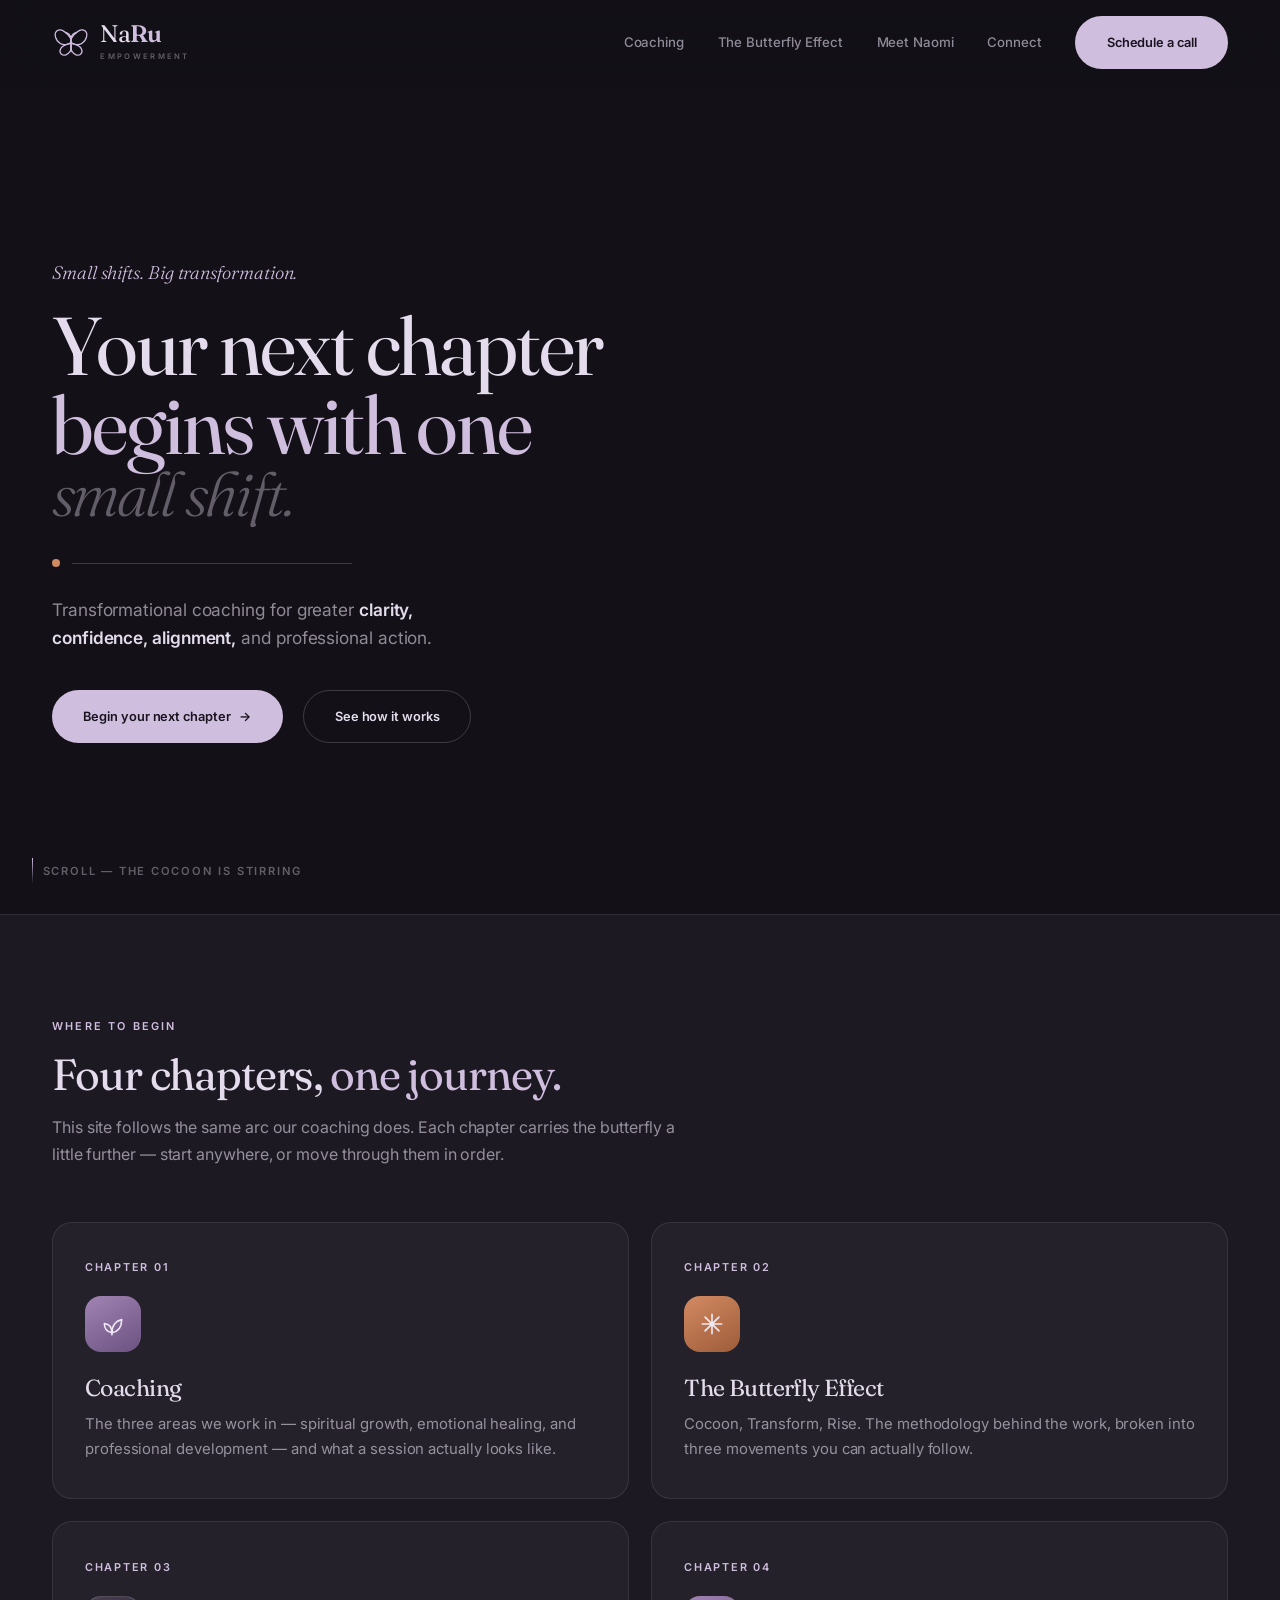
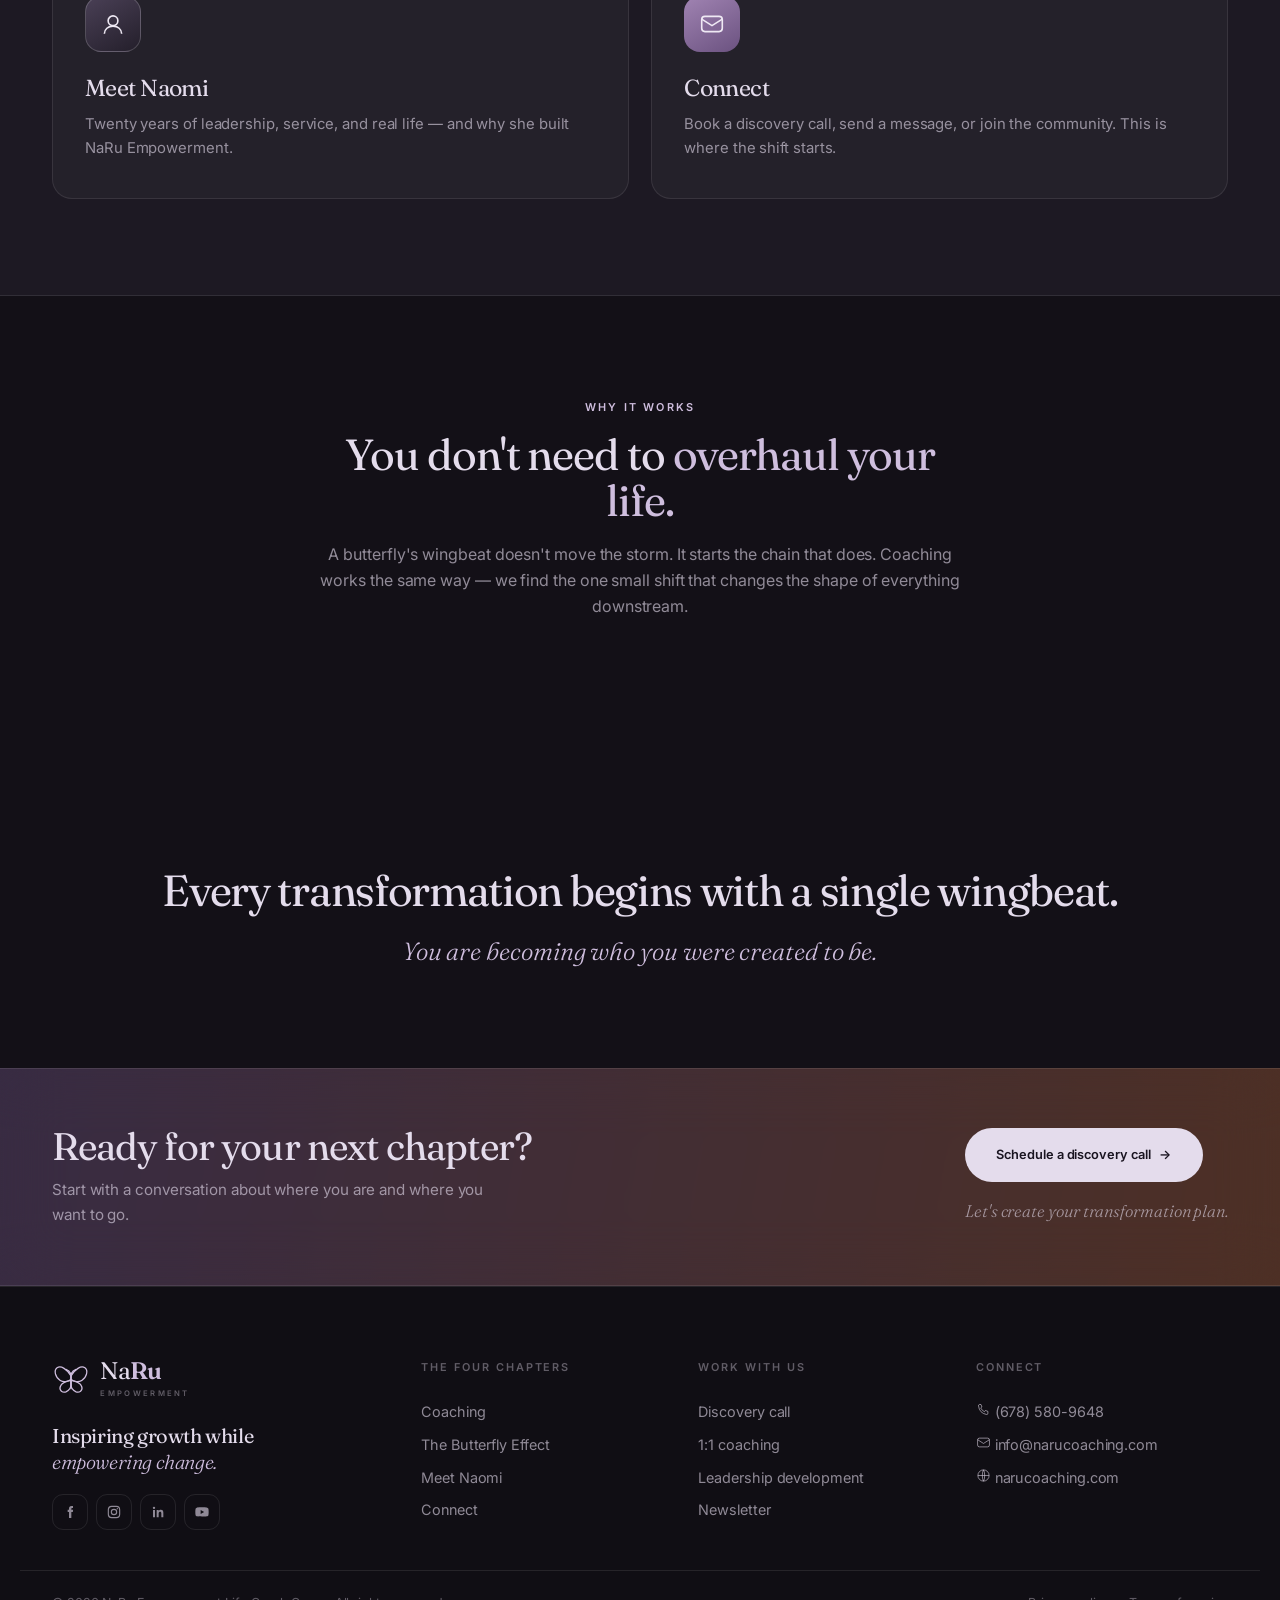
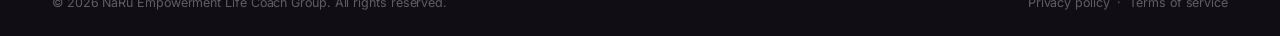
<file: index.html>
<!doctype html>
<html lang="en">
<head>
<meta charset="utf-8">
<meta name="viewport" content="width=device-width, initial-scale=1">
<title>NaRu Empowerment Life Coach Group — Small Shifts. Big Transformation.</title>
<meta name="description" content="Transformational coaching for greater clarity, confidence, alignment, and professional action.">
<link rel="canonical" href="https://me5050-cu.github.io/naru-empowerment/">
<meta name="theme-color" content="#131017">
<link rel="icon" href="data:image/svg+xml,%3Csvg%20xmlns%3D%27http%3A%2F%2Fwww.w3.org%2F2000%2Fsvg%27%20viewBox%3D%270%200%20120%20100%27%3E%3Cg%20fill%3D%27none%27%20stroke%3D%27%2523CFBEDE%27%20stroke-width%3D%277%27%20stroke-linejoin%3D%27round%27%20stroke-linecap%3D%27round%27%3E%3Cpath%20d%3D%27M60%2038C72%2016%2092%204%20104%2012c11%208%206%2030-10%2040-11%207-27%204-34-4Z%27%2F%3E%3Cpath%20d%3D%27M60%2052c13%202%2030%208%2034%2020%204%2012-8%2020-18%2016-11-5-16-14-16-24Z%27%2F%3E%3Cpath%20d%3D%27M60%2038C48%2016%2028%204%2016%2012%205%2020%2010%2042%2026%2052c11%207%2027%204%2034-4Z%27%2F%3E%3Cpath%20d%3D%27M60%2052c-13%202-30%208-34%2020-4%2012%208%2020%2018%2016%2011-5%2016-14%2016-24Z%27%2F%3E%3Cpath%20d%3D%27M60%2032v46%27%2F%3E%3C%2Fg%3E%3C%2Fsvg%3E">
<meta property="og:type" content="website">
<meta property="og:site_name" content="NaRu Empowerment Life Coach Group">
<meta property="og:title" content="NaRu Empowerment Life Coach Group — Small Shifts. Big Transformation.">
<meta property="og:description" content="Transformational coaching for greater clarity, confidence, alignment, and professional action.">
<meta property="og:url" content="https://me5050-cu.github.io/naru-empowerment/">
<meta name="twitter:card" content="summary">
<meta name="twitter:title" content="NaRu Empowerment Life Coach Group — Small Shifts. Big Transformation.">
<meta name="twitter:description" content="Transformational coaching for greater clarity, confidence, alignment, and professional action.">
<link rel="preconnect" href="https://fonts.googleapis.com">
<link rel="preconnect" href="https://fonts.gstatic.com" crossorigin>
<link href="https://fonts.googleapis.com/css2?family=Fraunces:opsz,wght@9..144,300;9..144,400;9..144,500;9..144,600&family=Inter:wght@300;400;500;600;700&display=swap" rel="stylesheet">
<link rel="stylesheet" href="assets/site.css?v=3b0e0f9a95">
<noscript><style>.rv{opacity:1!important;transform:none!important}</style></noscript>
</head>
<body>


<svg width="0" height="0" style="position:absolute" aria-hidden="true">
  <symbol id="bfly-mark" viewBox="0 0 120 100">
    <g fill="none" stroke="currentColor" stroke-width="4" stroke-linejoin="round" stroke-linecap="round">
      <path d="M60 38C72 16 92 4 104 12c11 8 6 30-10 40-11 7-27 4-34-4Z"/>
      <path d="M60 52c13 2 30 8 34 20 4 12-8 20-18 16-11-5-16-14-16-24Z"/>
      <path d="M60 38C48 16 28 4 16 12 5 20 10 42 26 52c11 7 27 4 34-4Z"/>
      <path d="M60 52c-13 2-30 8-34 20-4 12 8 20 18 16 11-5 16-14 16-24Z"/>
      <path d="M60 32v46"/>
      <path d="M60 32c-4-8-10-13-16-15M60 32c4-8 10-13 16-15"/>
    </g>
  </symbol>
</svg>

<a class="skip" href="#main">Skip to content</a>

<header id="hdr">
  <div class="nav">
    <a class="logo" href="index.html" aria-label="NaRu Empowerment home">
      <svg class="mark" viewBox="0 0 120 100"><use href="#bfly-mark"/></svg>
      <div>
        <div class="name">Na<b>Ru</b></div>
        <div class="sub">Empowerment</div>
      </div>
    </a>
    <nav class="navlinks" id="navlinks">
      <a href="coaching.html">Coaching</a>
      <a href="butterfly-effect.html">The Butterfly Effect</a>
      <a href="naomi.html">Meet Naomi</a>
      <a href="connect.html">Connect</a>
      <a class="btn btn-ink" href="connect.html#book">Schedule a call</a>
    </nav>
    <button class="navtoggle" id="navtoggle" aria-label="Menu" aria-expanded="false"><span></span><span></span><span></span></button>
  </div>
</header>

<main id="main">

<section class="hero">
  <div class="hero-in">
    <div class="hero-copy rv">
      <p class="kick">Small shifts. Big transformation.</p>
      <h1>Your next chapter<span class="mv">begins with one</span><em>small shift.</em></h1>
      <div class="divider"><i></i></div>
      <p class="lead">Transformational coaching for greater <b>clarity, confidence, alignment,</b> and professional action.</p>
      <div class="hero-actions">
        <a class="btn btn-ink" href="connect.html#book">Begin your next chapter <span class="arw">&rarr;</span></a>
        <a class="btn btn-ghost" href="butterfly-effect.html">See how it works</a>
      </div>
    </div>
  </div>
  <div class="scroll-hint"><i></i> Scroll &mdash; the cocoon is stirring</div>
</section>

<section class="pad veil">
  <div class="wrap">
    <div class="sec-head rv">
      <span class="eyebrow">Where to begin</span>
      <h2 class="sec" style="margin-top:.8rem">Four chapters, <span class="mv">one journey.</span></h2>
      <p>This site follows the same arc our coaching does. Each chapter carries the butterfly a little further &mdash; start anywhere, or move through them in order.</p>
    </div>
    <div class="grid-2">
      <a class="card rv" href="coaching.html">
        <span class="num">CHAPTER 01</span>
        <div class="icon i-mauve"><svg width="26" height="26" viewBox="0 0 24 24" fill="none" stroke="#fff" stroke-width="1.5" stroke-linecap="round" stroke-linejoin="round"><path d="M11 20c0-7 4-11 9-12 0 7-3 11-9 12Z"/><path d="M11 20c0-5-3-8-7-8.5C4 16 6.5 19.5 11 20Z"/><path d="M11 20v2"/></svg></div>
        <h3>Coaching</h3>
        <p>The three areas we work in &mdash; spiritual growth, emotional healing, and professional development &mdash; and what a session actually looks like.</p>
      </a>
      <a class="card rv" href="butterfly-effect.html">
        <span class="num">CHAPTER 02</span>
        <div class="icon i-clay"><svg width="26" height="26" viewBox="0 0 24 24" fill="none" stroke="#fff" stroke-width="1.5" stroke-linecap="round"><path d="M12 3v18M3 12h18M5.6 5.6l12.8 12.8M18.4 5.6 5.6 18.4"/></svg></div>
        <h3>The Butterfly Effect</h3>
        <p>Cocoon, Transform, Rise. The methodology behind the work, broken into three movements you can actually follow.</p>
      </a>
      <a class="card rv" href="naomi.html">
        <span class="num">CHAPTER 03</span>
        <div class="icon i-ink"><svg width="26" height="26" viewBox="0 0 24 24" fill="none" stroke="#fff" stroke-width="1.5"><circle cx="12" cy="9" r="4.5"/><path d="M4 21c0-4.2 3.6-7 8-7s8 2.8 8 7"/></svg></div>
        <h3>Meet Naomi</h3>
        <p>Twenty years of leadership, service, and real life &mdash; and why she built NaRu Empowerment.</p>
      </a>
      <a class="card rv" href="connect.html">
        <span class="num">CHAPTER 04</span>
        <div class="icon i-mauve"><svg width="26" height="26" viewBox="0 0 24 24" fill="none" stroke="#fff" stroke-width="1.5"><rect x="2.5" y="5" width="19" height="14" rx="3"/><path d="m2.5 7.5 9.5 6 9.5-6"/></svg></div>
        <h3>Connect</h3>
        <p>Book a discovery call, send a message, or join the community. This is where the shift starts.</p>
      </a>
    </div>
  </div>
</section>

<section class="pad veil-open">
  <div class="wrap">
    <div class="sec-head rv" style="margin-inline:auto;text-align:center">
      <span class="eyebrow">Why it works</span>
      <h2 class="sec" style="margin-top:.8rem">You don't need to <span class="mv">overhaul your life.</span></h2>
      <p style="margin-inline:auto">A butterfly's wingbeat doesn't move the storm. It starts the chain that does. Coaching works the same way &mdash; we find the one small shift that changes the shape of everything downstream.</p>
    </div>
  </div>
</section>

<section class="quote veil-ink">
  <div class="wrap rv">
    <p class="l1">Every transformation begins with a single wingbeat.</p>
    <p class="l2">You are becoming who you were created to be.</p>
  </div>
</section>

<section class="cta">
  <div class="wrap">
    <div class="rv">
      <h2>Ready for your next chapter?</h2>
      <p>Start with a conversation about where you are and where you want to go.</p>
    </div>
    <div class="rv">
      <a class="btn btn-light" href="connect.html#book">Schedule a discovery call <span class="arw">&rarr;</span></a>
      <small>Let's create your transformation plan.</small>
    </div>
  </div>
</section>
</main>

<footer>
  <div class="foot">
    <div>
      <div class="logo">
        <svg class="mark" viewBox="0 0 120 100"><use href="#bfly-mark"/></svg>
        <div>
          <div class="name">Na<b>Ru</b></div>
          <div class="sub">Empowerment</div>
        </div>
      </div>
      <p class="tagline">Inspiring growth while<br><em>empowering change.</em></p>
      <div class="social">
        <a href="#" aria-label="Facebook"><svg width="16" height="16" viewBox="0 0 24 24" fill="currentColor"><path d="M14 8.5V7c0-.8.4-1 1-1h1.5V3H14c-2.2 0-3.5 1.4-3.5 3.6V8.5H8.5V12h2V21H14v-9h2.3l.4-3.5H14Z"/></svg></a>
        <a href="#" aria-label="Instagram"><svg width="16" height="16" viewBox="0 0 24 24" fill="none" stroke="currentColor" stroke-width="1.7"><rect x="3.5" y="3.5" width="17" height="17" rx="5"/><circle cx="12" cy="12" r="4"/><circle cx="17" cy="7" r="1" fill="currentColor" stroke="none"/></svg></a>
        <a href="#" aria-label="LinkedIn"><svg width="16" height="16" viewBox="0 0 24 24" fill="currentColor"><path d="M4.5 9h3v11h-3zM6 4a1.8 1.8 0 1 0 0 3.6A1.8 1.8 0 0 0 6 4Zm4 5h2.9v1.5c.5-.9 1.7-1.8 3.3-1.8 3 0 3.8 1.8 3.8 4.4V20h-3v-6c0-1.5-.6-2.4-1.9-2.4-1.2 0-2.1.9-2.1 2.4v6h-3Z"/></svg></a>
        <a href="#" aria-label="YouTube"><svg width="16" height="16" viewBox="0 0 24 24" fill="currentColor"><path d="M22 12s0-3.2-.4-4.7a2.5 2.5 0 0 0-1.7-1.8C18.3 5 12 5 12 5s-6.3 0-7.9.5A2.5 2.5 0 0 0 2.4 7.3C2 8.8 2 12 2 12s0 3.2.4 4.7c.2.9.9 1.6 1.7 1.8C5.7 19 12 19 12 19s6.3 0 7.9-.5a2.5 2.5 0 0 0 1.7-1.8C22 15.2 22 12 22 12ZM10 15V9l5.2 3Z"/></svg></a>
      </div>
    </div>
    <div>
      <h4>The four chapters</h4>
      <a href="coaching.html">Coaching</a>
      <a href="butterfly-effect.html">The Butterfly Effect</a>
      <a href="naomi.html">Meet Naomi</a>
      <a href="connect.html">Connect</a>
    </div>
    <div>
      <h4>Work with us</h4>
      <a href="connect.html#book">Discovery call</a>
      <a href="coaching.html#one-to-one">1:1 coaching</a>
      <a href="coaching.html#leadership">Leadership development</a>
      <a href="connect.html#newsletter">Newsletter</a>
    </div>
    <div>
      <h4>Connect</h4>
      <a class="contact-row" href="tel:+16785809648"><svg width="15" height="15" viewBox="0 0 24 24" fill="none" stroke="currentColor" stroke-width="1.5"><path d="M5 4h3l1.5 4-2 1.5a12 12 0 0 0 6 6L15 13.5 19 15v3a2 2 0 0 1-2.2 2A16 16 0 0 1 4 6.2 2 2 0 0 1 5 4Z"/></svg> (678) 580-9648</a>
      <a class="contact-row" href="mailto:info@narucoaching.com"><svg width="15" height="15" viewBox="0 0 24 24" fill="none" stroke="currentColor" stroke-width="1.5"><rect x="2.5" y="5" width="19" height="14" rx="3"/><path d="m2.5 7.5 9.5 6 9.5-6"/></svg> info@narucoaching.com</a>
      <a class="contact-row" href="index.html"><svg width="15" height="15" viewBox="0 0 24 24" fill="none" stroke="currentColor" stroke-width="1.5"><circle cx="12" cy="12" r="9"/><path d="M3 12h18M12 3c2.5 3 2.5 15 0 18M12 3c-2.5 3-2.5 15 0 18"/></svg> narucoaching.com</a>
    </div>
  </div>
  <div class="legal">
    <span>&copy; 2026 NaRu Empowerment Life Coach Group. All rights reserved.</span>
    <span><a href="#" style="display:inline">Privacy policy</a> &nbsp;&middot;&nbsp; <a href="#" style="display:inline">Terms of service</a></span>
  </div>
</footer>

<script src="assets/butterfly.js?v=3b0e0f9a95"></script>
</body>
</html>
</file>
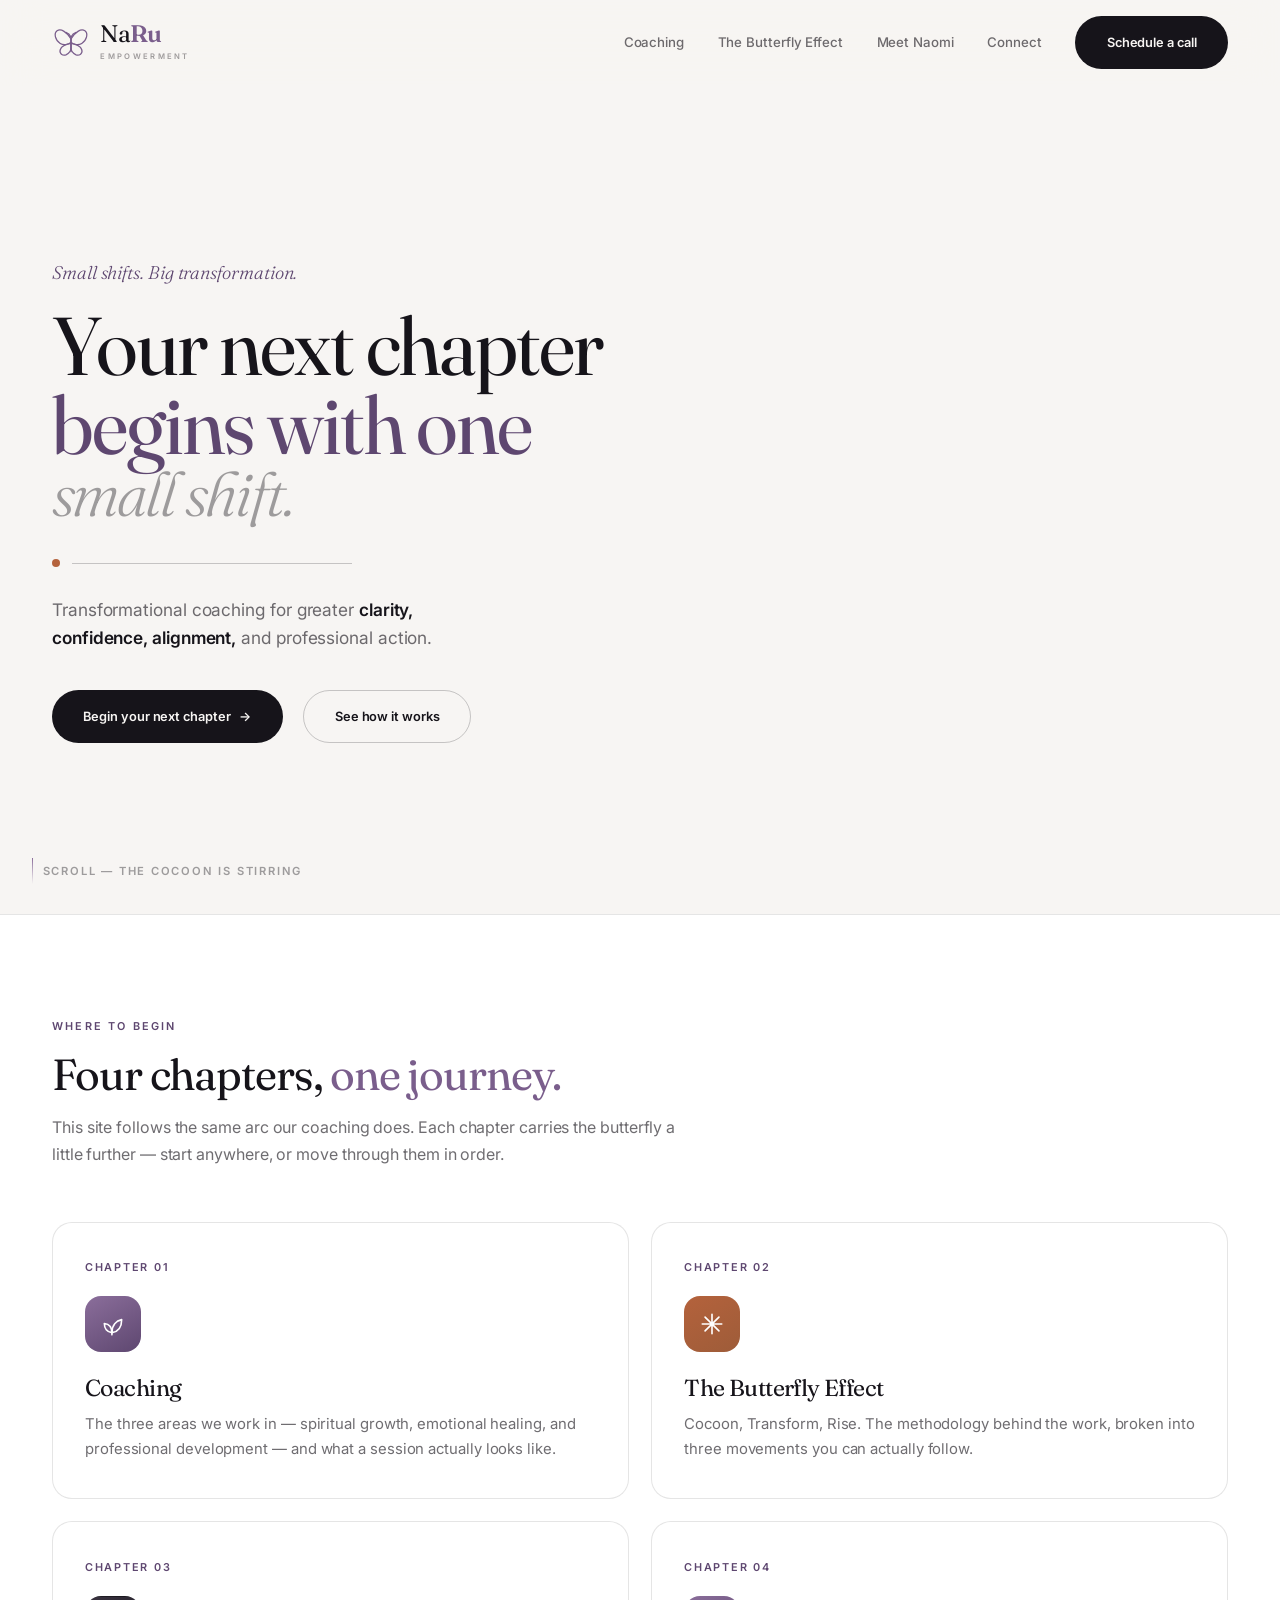
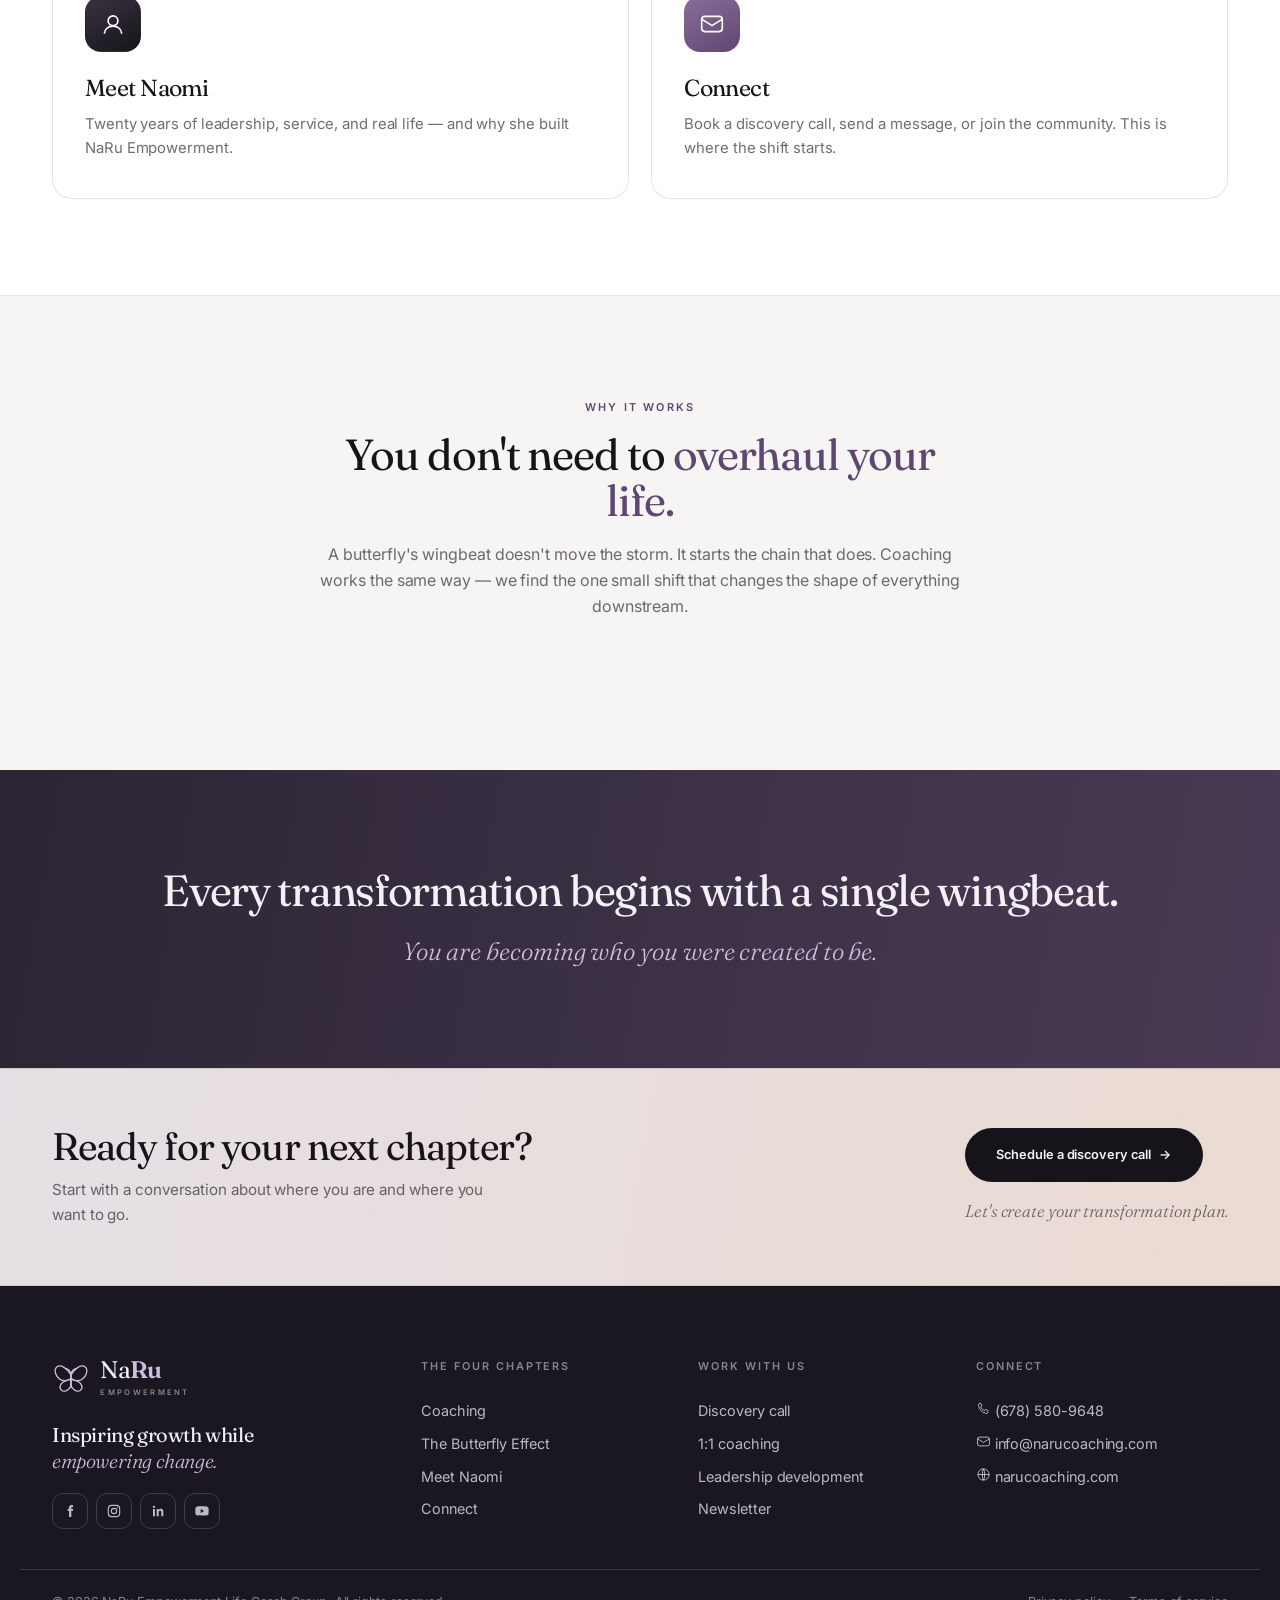
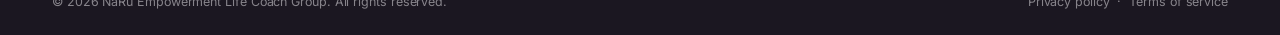
<file: light/index.html>
<!doctype html>
<html lang="en">
<head>
<meta charset="utf-8">
<meta name="viewport" content="width=device-width, initial-scale=1">
<title>NaRu Empowerment Life Coach Group — Small Shifts. Big Transformation.</title>
<meta name="description" content="Transformational coaching for greater clarity, confidence, alignment, and professional action.">
<link rel="canonical" href="https://me5050-cu.github.io/naru-empowerment/light/">
<meta name="theme-color" content="#F7F5F3">
<link rel="icon" href="data:image/svg+xml,%3Csvg%20xmlns%3D%27http%3A%2F%2Fwww.w3.org%2F2000%2Fsvg%27%20viewBox%3D%270%200%20120%20100%27%3E%3Cg%20fill%3D%27none%27%20stroke%3D%27%25235E4770%27%20stroke-width%3D%277%27%20stroke-linejoin%3D%27round%27%20stroke-linecap%3D%27round%27%3E%3Cpath%20d%3D%27M60%2038C72%2016%2092%204%20104%2012c11%208%206%2030-10%2040-11%207-27%204-34-4Z%27%2F%3E%3Cpath%20d%3D%27M60%2052c13%202%2030%208%2034%2020%204%2012-8%2020-18%2016-11-5-16-14-16-24Z%27%2F%3E%3Cpath%20d%3D%27M60%2038C48%2016%2028%204%2016%2012%205%2020%2010%2042%2026%2052c11%207%2027%204%2034-4Z%27%2F%3E%3Cpath%20d%3D%27M60%2052c-13%202-30%208-34%2020-4%2012%208%2020%2018%2016%2011-5%2016-14%2016-24Z%27%2F%3E%3Cpath%20d%3D%27M60%2032v46%27%2F%3E%3C%2Fg%3E%3C%2Fsvg%3E">
<meta property="og:type" content="website">
<meta property="og:site_name" content="NaRu Empowerment Life Coach Group">
<meta property="og:title" content="NaRu Empowerment Life Coach Group — Small Shifts. Big Transformation.">
<meta property="og:description" content="Transformational coaching for greater clarity, confidence, alignment, and professional action.">
<meta property="og:url" content="https://me5050-cu.github.io/naru-empowerment/light/">
<meta name="twitter:card" content="summary">
<meta name="twitter:title" content="NaRu Empowerment Life Coach Group — Small Shifts. Big Transformation.">
<meta name="twitter:description" content="Transformational coaching for greater clarity, confidence, alignment, and professional action.">
<link rel="preconnect" href="https://fonts.googleapis.com">
<link rel="preconnect" href="https://fonts.gstatic.com" crossorigin>
<link href="https://fonts.googleapis.com/css2?family=Fraunces:opsz,wght@9..144,300;9..144,400;9..144,500;9..144,600&family=Inter:wght@300;400;500;600;700&display=swap" rel="stylesheet">
<link rel="stylesheet" href="../assets/site.css?v=3b0e0f9a95">
<link rel="stylesheet" href="../assets/light.css?v=3b0e0f9a95">
<noscript><style>.rv{opacity:1!important;transform:none!important}</style></noscript>
</head>
<body class="theme-light">


<svg width="0" height="0" style="position:absolute" aria-hidden="true">
  <symbol id="bfly-mark" viewBox="0 0 120 100">
    <g fill="none" stroke="currentColor" stroke-width="4" stroke-linejoin="round" stroke-linecap="round">
      <path d="M60 38C72 16 92 4 104 12c11 8 6 30-10 40-11 7-27 4-34-4Z"/>
      <path d="M60 52c13 2 30 8 34 20 4 12-8 20-18 16-11-5-16-14-16-24Z"/>
      <path d="M60 38C48 16 28 4 16 12 5 20 10 42 26 52c11 7 27 4 34-4Z"/>
      <path d="M60 52c-13 2-30 8-34 20-4 12 8 20 18 16 11-5 16-14 16-24Z"/>
      <path d="M60 32v46"/>
      <path d="M60 32c-4-8-10-13-16-15M60 32c4-8 10-13 16-15"/>
    </g>
  </symbol>
</svg>

<a class="skip" href="#main">Skip to content</a>

<header id="hdr">
  <div class="nav">
    <a class="logo" href="index.html" aria-label="NaRu Empowerment home">
      <svg class="mark" viewBox="0 0 120 100"><use href="#bfly-mark"/></svg>
      <div>
        <div class="name">Na<b>Ru</b></div>
        <div class="sub">Empowerment</div>
      </div>
    </a>
    <nav class="navlinks" id="navlinks">
      <a href="coaching.html">Coaching</a>
      <a href="butterfly-effect.html">The Butterfly Effect</a>
      <a href="naomi.html">Meet Naomi</a>
      <a href="connect.html">Connect</a>
      <a class="btn btn-ink" href="connect.html#book">Schedule a call</a>
    </nav>
    <button class="navtoggle" id="navtoggle" aria-label="Menu" aria-expanded="false"><span></span><span></span><span></span></button>
  </div>
</header>

<main id="main">

<section class="hero">
  <div class="hero-in">
    <div class="hero-copy rv">
      <p class="kick">Small shifts. Big transformation.</p>
      <h1>Your next chapter<span class="mv">begins with one</span><em>small shift.</em></h1>
      <div class="divider"><i></i></div>
      <p class="lead">Transformational coaching for greater <b>clarity, confidence, alignment,</b> and professional action.</p>
      <div class="hero-actions">
        <a class="btn btn-ink" href="connect.html#book">Begin your next chapter <span class="arw">&rarr;</span></a>
        <a class="btn btn-ghost" href="butterfly-effect.html">See how it works</a>
      </div>
    </div>
  </div>
  <div class="scroll-hint"><i></i> Scroll &mdash; the cocoon is stirring</div>
</section>

<section class="pad veil">
  <div class="wrap">
    <div class="sec-head rv">
      <span class="eyebrow">Where to begin</span>
      <h2 class="sec" style="margin-top:.8rem">Four chapters, <span class="mv">one journey.</span></h2>
      <p>This site follows the same arc our coaching does. Each chapter carries the butterfly a little further &mdash; start anywhere, or move through them in order.</p>
    </div>
    <div class="grid-2">
      <a class="card rv" href="coaching.html">
        <span class="num">CHAPTER 01</span>
        <div class="icon i-mauve"><svg width="26" height="26" viewBox="0 0 24 24" fill="none" stroke="#fff" stroke-width="1.5" stroke-linecap="round" stroke-linejoin="round"><path d="M11 20c0-7 4-11 9-12 0 7-3 11-9 12Z"/><path d="M11 20c0-5-3-8-7-8.5C4 16 6.5 19.5 11 20Z"/><path d="M11 20v2"/></svg></div>
        <h3>Coaching</h3>
        <p>The three areas we work in &mdash; spiritual growth, emotional healing, and professional development &mdash; and what a session actually looks like.</p>
      </a>
      <a class="card rv" href="butterfly-effect.html">
        <span class="num">CHAPTER 02</span>
        <div class="icon i-clay"><svg width="26" height="26" viewBox="0 0 24 24" fill="none" stroke="#fff" stroke-width="1.5" stroke-linecap="round"><path d="M12 3v18M3 12h18M5.6 5.6l12.8 12.8M18.4 5.6 5.6 18.4"/></svg></div>
        <h3>The Butterfly Effect</h3>
        <p>Cocoon, Transform, Rise. The methodology behind the work, broken into three movements you can actually follow.</p>
      </a>
      <a class="card rv" href="naomi.html">
        <span class="num">CHAPTER 03</span>
        <div class="icon i-ink"><svg width="26" height="26" viewBox="0 0 24 24" fill="none" stroke="#fff" stroke-width="1.5"><circle cx="12" cy="9" r="4.5"/><path d="M4 21c0-4.2 3.6-7 8-7s8 2.8 8 7"/></svg></div>
        <h3>Meet Naomi</h3>
        <p>Twenty years of leadership, service, and real life &mdash; and why she built NaRu Empowerment.</p>
      </a>
      <a class="card rv" href="connect.html">
        <span class="num">CHAPTER 04</span>
        <div class="icon i-mauve"><svg width="26" height="26" viewBox="0 0 24 24" fill="none" stroke="#fff" stroke-width="1.5"><rect x="2.5" y="5" width="19" height="14" rx="3"/><path d="m2.5 7.5 9.5 6 9.5-6"/></svg></div>
        <h3>Connect</h3>
        <p>Book a discovery call, send a message, or join the community. This is where the shift starts.</p>
      </a>
    </div>
  </div>
</section>

<section class="pad veil-open">
  <div class="wrap">
    <div class="sec-head rv" style="margin-inline:auto;text-align:center">
      <span class="eyebrow">Why it works</span>
      <h2 class="sec" style="margin-top:.8rem">You don't need to <span class="mv">overhaul your life.</span></h2>
      <p style="margin-inline:auto">A butterfly's wingbeat doesn't move the storm. It starts the chain that does. Coaching works the same way &mdash; we find the one small shift that changes the shape of everything downstream.</p>
    </div>
  </div>
</section>

<section class="quote veil-ink">
  <div class="wrap rv">
    <p class="l1">Every transformation begins with a single wingbeat.</p>
    <p class="l2">You are becoming who you were created to be.</p>
  </div>
</section>

<section class="cta">
  <div class="wrap">
    <div class="rv">
      <h2>Ready for your next chapter?</h2>
      <p>Start with a conversation about where you are and where you want to go.</p>
    </div>
    <div class="rv">
      <a class="btn btn-light" href="connect.html#book">Schedule a discovery call <span class="arw">&rarr;</span></a>
      <small>Let's create your transformation plan.</small>
    </div>
  </div>
</section>
</main>

<footer>
  <div class="foot">
    <div>
      <div class="logo">
        <svg class="mark" viewBox="0 0 120 100"><use href="#bfly-mark"/></svg>
        <div>
          <div class="name">Na<b>Ru</b></div>
          <div class="sub">Empowerment</div>
        </div>
      </div>
      <p class="tagline">Inspiring growth while<br><em>empowering change.</em></p>
      <div class="social">
        <a href="#" aria-label="Facebook"><svg width="16" height="16" viewBox="0 0 24 24" fill="currentColor"><path d="M14 8.5V7c0-.8.4-1 1-1h1.5V3H14c-2.2 0-3.5 1.4-3.5 3.6V8.5H8.5V12h2V21H14v-9h2.3l.4-3.5H14Z"/></svg></a>
        <a href="#" aria-label="Instagram"><svg width="16" height="16" viewBox="0 0 24 24" fill="none" stroke="currentColor" stroke-width="1.7"><rect x="3.5" y="3.5" width="17" height="17" rx="5"/><circle cx="12" cy="12" r="4"/><circle cx="17" cy="7" r="1" fill="currentColor" stroke="none"/></svg></a>
        <a href="#" aria-label="LinkedIn"><svg width="16" height="16" viewBox="0 0 24 24" fill="currentColor"><path d="M4.5 9h3v11h-3zM6 4a1.8 1.8 0 1 0 0 3.6A1.8 1.8 0 0 0 6 4Zm4 5h2.9v1.5c.5-.9 1.7-1.8 3.3-1.8 3 0 3.8 1.8 3.8 4.4V20h-3v-6c0-1.5-.6-2.4-1.9-2.4-1.2 0-2.1.9-2.1 2.4v6h-3Z"/></svg></a>
        <a href="#" aria-label="YouTube"><svg width="16" height="16" viewBox="0 0 24 24" fill="currentColor"><path d="M22 12s0-3.2-.4-4.7a2.5 2.5 0 0 0-1.7-1.8C18.3 5 12 5 12 5s-6.3 0-7.9.5A2.5 2.5 0 0 0 2.4 7.3C2 8.8 2 12 2 12s0 3.2.4 4.7c.2.9.9 1.6 1.7 1.8C5.7 19 12 19 12 19s6.3 0 7.9-.5a2.5 2.5 0 0 0 1.7-1.8C22 15.2 22 12 22 12ZM10 15V9l5.2 3Z"/></svg></a>
      </div>
    </div>
    <div>
      <h4>The four chapters</h4>
      <a href="coaching.html">Coaching</a>
      <a href="butterfly-effect.html">The Butterfly Effect</a>
      <a href="naomi.html">Meet Naomi</a>
      <a href="connect.html">Connect</a>
    </div>
    <div>
      <h4>Work with us</h4>
      <a href="connect.html#book">Discovery call</a>
      <a href="coaching.html#one-to-one">1:1 coaching</a>
      <a href="coaching.html#leadership">Leadership development</a>
      <a href="connect.html#newsletter">Newsletter</a>
    </div>
    <div>
      <h4>Connect</h4>
      <a class="contact-row" href="tel:+16785809648"><svg width="15" height="15" viewBox="0 0 24 24" fill="none" stroke="currentColor" stroke-width="1.5"><path d="M5 4h3l1.5 4-2 1.5a12 12 0 0 0 6 6L15 13.5 19 15v3a2 2 0 0 1-2.2 2A16 16 0 0 1 4 6.2 2 2 0 0 1 5 4Z"/></svg> (678) 580-9648</a>
      <a class="contact-row" href="mailto:info@narucoaching.com"><svg width="15" height="15" viewBox="0 0 24 24" fill="none" stroke="currentColor" stroke-width="1.5"><rect x="2.5" y="5" width="19" height="14" rx="3"/><path d="m2.5 7.5 9.5 6 9.5-6"/></svg> info@narucoaching.com</a>
      <a class="contact-row" href="index.html"><svg width="15" height="15" viewBox="0 0 24 24" fill="none" stroke="currentColor" stroke-width="1.5"><circle cx="12" cy="12" r="9"/><path d="M3 12h18M12 3c2.5 3 2.5 15 0 18M12 3c-2.5 3-2.5 15 0 18"/></svg> narucoaching.com</a>
    </div>
  </div>
  <div class="legal">
    <span>&copy; 2026 NaRu Empowerment Life Coach Group. All rights reserved.</span>
    <span><a href="#" style="display:inline">Privacy policy</a> &nbsp;&middot;&nbsp; <a href="#" style="display:inline">Terms of service</a></span>
  </div>
</footer>

<script src="../assets/butterfly.js?v=3b0e0f9a95"></script>
</body>
</html>
</file>
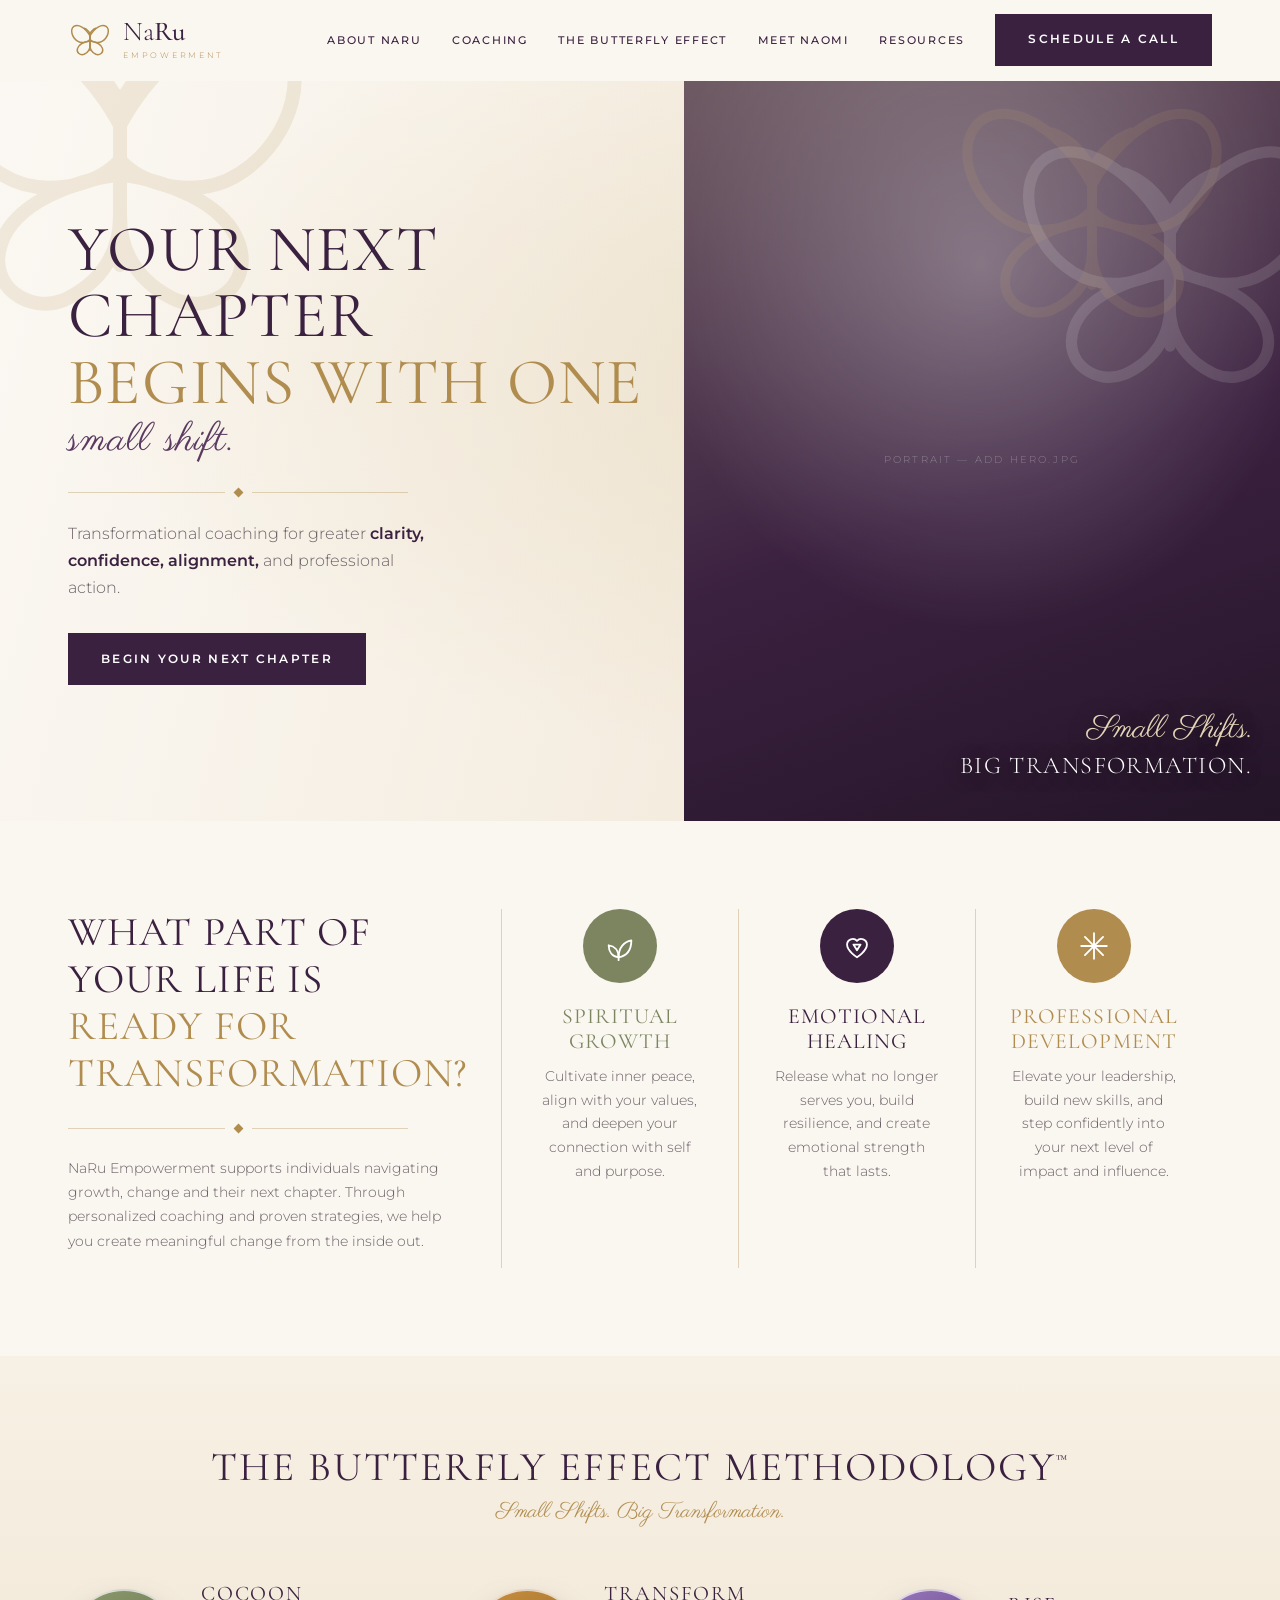
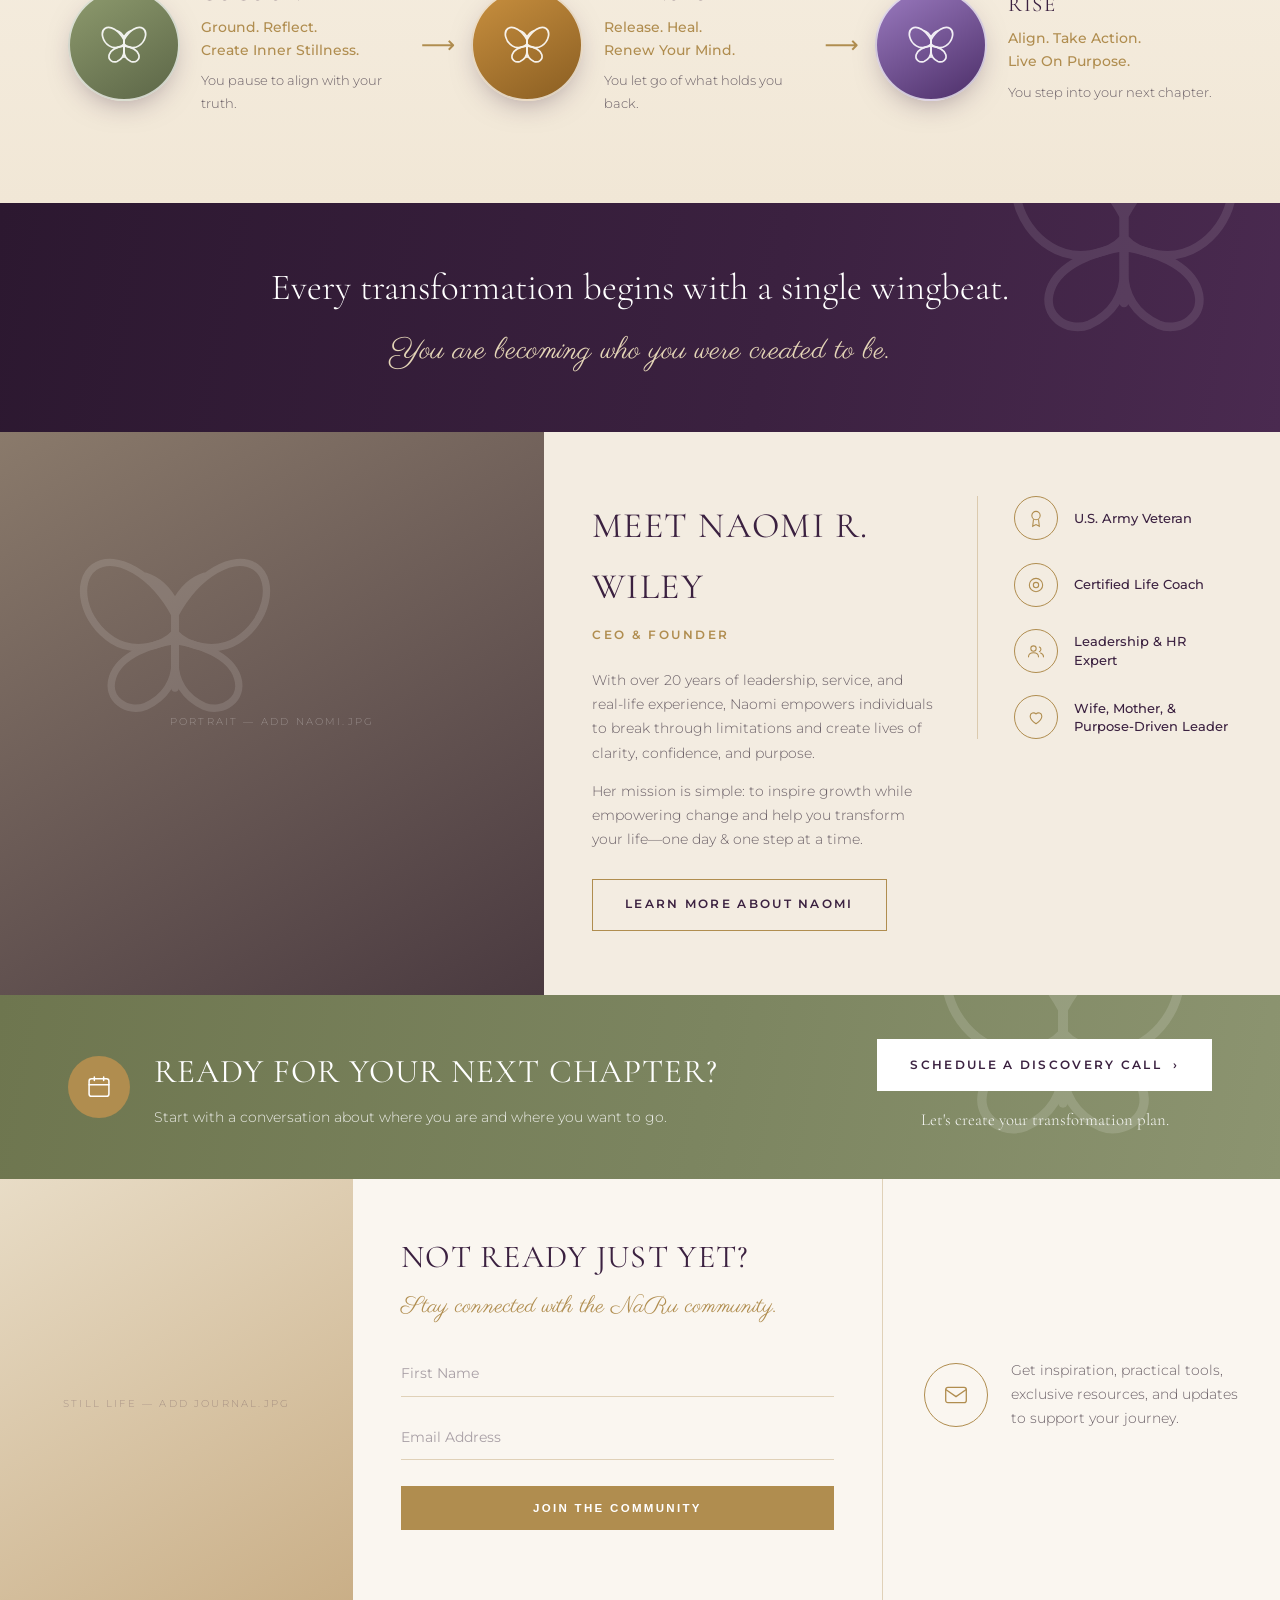
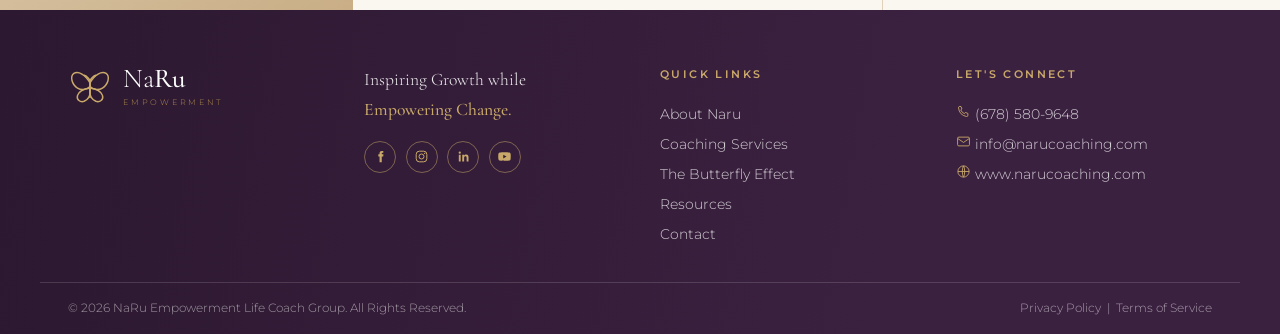
<file: poster/index.html>
<!doctype html>
<html lang="en">
<head>
<meta charset="utf-8">
<meta name="viewport" content="width=device-width, initial-scale=1">
<title>NaRu Empowerment Life Coach Group — Small Shifts. Big Transformation.</title>
<meta name="description" content="Transformational coaching for greater clarity, confidence, alignment, and professional action.">
<link rel="canonical" href="https://me5050-cu.github.io/naru-empowerment/poster/">
<meta name="theme-color" content="#FAF6F0">
<link rel="icon" href="data:image/svg+xml,%3Csvg%20xmlns%3D%27http%3A%2F%2Fwww.w3.org%2F2000%2Fsvg%27%20viewBox%3D%270%200%20120%20100%27%3E%3Cg%20fill%3D%27none%27%20stroke%3D%27%2523B08D4F%27%20stroke-width%3D%277%27%20stroke-linejoin%3D%27round%27%20stroke-linecap%3D%27round%27%3E%3Cpath%20d%3D%27M60%2038C72%2016%2092%204%20104%2012c11%208%206%2030-10%2040-11%207-27%204-34-4Z%27%2F%3E%3Cpath%20d%3D%27M60%2052c13%202%2030%208%2034%2020%204%2012-8%2020-18%2016-11-5-16-14-16-24Z%27%2F%3E%3Cpath%20d%3D%27M60%2038C48%2016%2028%204%2016%2012%205%2020%2010%2042%2026%2052c11%207%2027%204%2034-4Z%27%2F%3E%3Cpath%20d%3D%27M60%2052c-13%202-30%208-34%2020-4%2012%208%2020%2018%2016%2011-5%2016-14%2016-24Z%27%2F%3E%3Cpath%20d%3D%27M60%2032v46%27%2F%3E%3C%2Fg%3E%3C%2Fsvg%3E">
<meta property="og:type" content="website">
<meta property="og:site_name" content="NaRu Empowerment Life Coach Group">
<meta property="og:title" content="NaRu Empowerment Life Coach Group — Small Shifts. Big Transformation.">
<meta property="og:description" content="Transformational coaching for greater clarity, confidence, alignment, and professional action.">
<meta property="og:url" content="https://me5050-cu.github.io/naru-empowerment/poster/">
<meta name="twitter:card" content="summary">
<meta name="twitter:title" content="NaRu Empowerment Life Coach Group — Small Shifts. Big Transformation.">
<meta name="twitter:description" content="Transformational coaching for greater clarity, confidence, alignment, and professional action.">
<link rel="preconnect" href="https://fonts.googleapis.com">
<link rel="preconnect" href="https://fonts.gstatic.com" crossorigin>
<link href="https://fonts.googleapis.com/css2?family=Cormorant+Garamond:ital,wght@0,300;0,400;0,500;0,600;1,400&family=Montserrat:wght@300;400;500;600;700&family=Parisienne&display=swap" rel="stylesheet">
<style>
/* ===========================================================
   NaRu Empowerment — poster edition
   A faithful translation of the printed poster: cream ground,
   plum and gold, Cormorant with Parisienne script accents.
   Single page, exactly the poster's running order.
   =========================================================== */
:root{
  --plum:#3B2140; --plum-deep:#2C1830; --plum-soft:#5A3A60;
  --gold:#B08D4F; --gold-light:#C9A96A; --gold-pale:#E4D5B7;
  --cream:#FAF6F0; --cream-2:#F3ECE1; --cream-3:#EFE2CE;
  --sage:#7C8560; --sage-deep:#6A7350;
  --ink:#3A3238; --muted:#6B6067;
  --rule:rgba(176,141,79,.35);
  --shadow:0 18px 50px -20px rgba(59,33,64,.35);
  --maxw:1200px;
}
*{box-sizing:border-box}
html{scroll-behavior:smooth}
body{
  margin:0;background:var(--cream);color:var(--ink);
  font-family:'Montserrat',system-ui,-apple-system,sans-serif;
  font-weight:300;line-height:1.7;-webkit-font-smoothing:antialiased;overflow-x:hidden;
}
img{max-width:100%;display:block}
a{color:inherit;text-decoration:none}
.wrap{max-width:var(--maxw);margin:0 auto;padding:0 28px}
h1,h2,h3{font-family:'Cormorant Garamond',Georgia,serif;font-weight:400;letter-spacing:.02em;margin:0}
.script{font-family:'Parisienne',cursive}
main [id]{scroll-margin-top:96px}

.btn{display:inline-flex;align-items:center;gap:.6rem;padding:.95rem 2rem;
  font-size:.72rem;letter-spacing:.2em;text-transform:uppercase;font-weight:600;
  border:1px solid transparent;cursor:pointer;transition:.35s cubic-bezier(.2,.7,.3,1)}
.btn-plum{background:var(--plum);color:#fff}
.btn-plum:hover{background:var(--plum-deep);transform:translateY(-2px);box-shadow:var(--shadow)}
.btn-gold{background:var(--gold);color:#fff}
.btn-gold:hover{background:var(--gold-light);transform:translateY(-2px)}
.btn-ghost{border-color:var(--gold);color:var(--plum)}
.btn-ghost:hover{background:var(--gold);color:#fff}
.btn-light{background:#fff;color:var(--plum)}
.btn-light:hover{transform:translateY(-2px);box-shadow:var(--shadow)}

/* nav */
header{position:sticky;top:0;z-index:60;background:rgba(250,246,240,.94);
  backdrop-filter:blur(12px);border-bottom:1px solid transparent;transition:.3s}
header.scrolled{border-bottom-color:rgba(176,141,79,.22)}
.nav{display:flex;align-items:center;justify-content:space-between;gap:2rem;
  padding:14px 28px;max-width:var(--maxw);margin:0 auto}
.logo{display:flex;align-items:center;gap:.7rem}
.logo .mark{width:44px;flex:none;color:var(--gold)}
.logo .name{font-family:'Cormorant Garamond',serif;font-size:1.7rem;color:var(--plum);line-height:1}
.logo .name b{font-weight:500}
.logo .sub{font-size:.5rem;letter-spacing:.34em;text-transform:uppercase;color:var(--gold);margin-top:4px}
.navlinks{display:flex;align-items:center;gap:1.9rem}
.navlinks a:not(.btn){font-size:.68rem;letter-spacing:.16em;text-transform:uppercase;
  font-weight:500;color:var(--plum);position:relative;padding:6px 0}
.navlinks a:not(.btn)::after{content:"";position:absolute;left:0;bottom:0;height:1px;width:0;
  background:var(--gold);transition:.3s}
.navlinks a:not(.btn):hover::after{width:100%}
.navtoggle{display:none;background:none;border:0;padding:8px;cursor:pointer}
.navtoggle span{display:block;width:24px;height:1.5px;background:var(--plum);margin:5px 0}

/* hero */
.hero{position:relative;overflow:hidden;
  background:radial-gradient(120% 90% at 78% 40%,rgba(228,213,183,.55),transparent 60%),
             linear-gradient(105deg,#FBF8F3 0%,#F6EFE4 46%,var(--cream-3) 100%)}
.hero-grid{display:grid;grid-template-columns:1.05fr .95fr;align-items:center;gap:2rem;
  max-width:var(--maxw);margin:0 auto;padding:0 28px;min-height:min(86vh,740px)}
.hero-copy{padding:4.5rem 0;position:relative;z-index:2}
.hero h1{font-size:clamp(2.5rem,5.1vw,4.4rem);line-height:1.02;color:var(--plum);text-transform:uppercase}
.hero h1 .gold{color:var(--gold);display:block}
.hero h1 .script{display:block;font-size:.62em;color:var(--plum-soft);text-transform:none;margin-top:.1em}
.divider{display:flex;align-items:center;gap:10px;margin:1.7rem 0 1.5rem;max-width:340px}
.divider::before,.divider::after{content:"";height:1px;background:var(--rule);flex:1}
.divider i{width:7px;height:7px;background:var(--gold);transform:rotate(45deg);flex:none}
.hero p.lead{font-size:1rem;max-width:34ch;color:var(--muted);margin:0 0 2rem}
.hero p.lead b{font-weight:600;color:var(--plum)}
.hero-photo{position:relative;align-self:stretch;min-height:460px;
  margin-right:min(0px,calc((var(--maxw) - 100vw)/2 - 28px));
  background:radial-gradient(80% 70% at 50% 25%,rgba(255,255,255,.3),transparent 70%),
             linear-gradient(160deg,#6E5A63,var(--plum) 55%,#241528)}
.hero-photo img{position:absolute;inset:0;width:100%;height:100%;object-fit:cover;object-position:center 20%}
.hero-photo .ph{position:absolute;left:0;right:0;top:50%;text-align:center;color:rgba(255,255,255,.32);
  font-size:.62rem;letter-spacing:.22em;text-transform:uppercase}
.hero-photo .tag{position:absolute;right:28px;bottom:34px;text-align:right;color:#fff;z-index:3;
  text-shadow:0 2px 18px rgba(0,0,0,.5)}
.hero-photo .tag .script{font-size:2rem;color:var(--gold-pale);display:block;line-height:1}
.hero-photo .tag .big{font-family:'Cormorant Garamond',serif;font-size:1.5rem;letter-spacing:.06em;text-transform:uppercase}
.wing{position:absolute;opacity:.14;pointer-events:none}

/* sections */
section{position:relative}
.pad{padding:5.5rem 0}
h2.sec{font-size:clamp(1.85rem,3.2vw,2.6rem);line-height:1.15;color:var(--plum);text-transform:uppercase}
h2.sec .gold{color:var(--gold);display:block}

/* pillars */
.pillars{display:grid;grid-template-columns:1.15fr repeat(3,1fr)}
.pillars>*{padding:0 2.1rem}
.pillars .col+.col{border-left:1px solid var(--rule)}
.pillar{text-align:center}
.pillar .icon{width:74px;height:74px;border-radius:50%;display:grid;place-items:center;
  margin:0 auto 1.3rem;transition:.4s}
.pillar:hover .icon{transform:translateY(-6px) scale(1.05)}
.i-sage{background:var(--sage)} .i-plum{background:var(--plum)} .i-gold{background:var(--gold)}
.pillar h3{font-size:1.35rem;text-transform:uppercase;letter-spacing:.05em;line-height:1.15;margin-bottom:.7rem}
.pillar.p1 h3{color:var(--sage)} .pillar.p2 h3{color:var(--plum)} .pillar.p3 h3{color:var(--gold)}
.pillar p{font-size:.88rem;color:var(--muted);margin:0}

/* methodology */
.method{background:linear-gradient(180deg,#F7F0E4,#F1E7D6)}
.steps{display:grid;grid-template-columns:1fr auto 1fr auto 1fr;align-items:center;gap:1rem;margin-top:2.8rem}
.step{display:flex;gap:1.3rem;align-items:center}
.step .orb{width:112px;height:112px;border-radius:50%;flex:none;position:relative;overflow:hidden;
  box-shadow:0 10px 30px -12px rgba(59,33,64,.5);border:2px solid rgba(255,255,255,.7);
  display:grid;place-items:center;transition:.4s}
.step:hover .orb{transform:translateY(-5px)}
.step .orb img{position:absolute;inset:0;width:100%;height:100%;object-fit:cover}
.o1{background:linear-gradient(150deg,#8E9B6E,#5C6647)}
.o2{background:linear-gradient(150deg,#C9903F,#8A5E22)}
.o3{background:linear-gradient(150deg,#9B7BC0,#4C2E68)}
.step h3{font-size:1.3rem;letter-spacing:.09em;text-transform:uppercase;color:var(--plum);margin-bottom:.3rem}
.step .beat{font-size:.85rem;color:var(--gold);font-weight:500;margin:0 0 .45rem}
.step .note{font-size:.84rem;color:var(--muted);margin:0;max-width:24ch}
.arrow{color:var(--gold);font-size:1.5rem}

/* quote */
.quote{background:linear-gradient(100deg,var(--plum-deep),var(--plum) 60%,#4A2A50);color:#fff;overflow:hidden}
.quote .wrap{padding:3.4rem 28px;text-align:center;position:relative;z-index:2}
.quote .l1{font-family:'Cormorant Garamond',serif;font-size:clamp(1.5rem,2.9vw,2.3rem);margin:0}
.quote .l2{font-family:'Parisienne',cursive;font-size:clamp(1.3rem,2.4vw,1.9rem);color:var(--gold-pale);margin:.4rem 0 0}

/* naomi */
.naomi{display:grid;grid-template-columns:.85fr 1.15fr;background:var(--cream-2)}
.naomi-photo{position:relative;min-height:480px;overflow:hidden;
  background:linear-gradient(150deg,#8A7A6B,#4A3A40)}
.naomi-photo img{position:absolute;inset:0;width:100%;height:100%;object-fit:cover}
.naomi-photo .ph{position:absolute;left:0;right:0;top:50%;text-align:center;color:rgba(255,255,255,.32);
  font-size:.62rem;letter-spacing:.22em;text-transform:uppercase}
.naomi-body{display:grid;grid-template-columns:1.35fr 1fr;gap:2.6rem;padding:4rem 3rem;align-items:start}
.naomi-body h2{font-size:clamp(1.7rem,2.8vw,2.4rem);color:var(--plum);letter-spacing:.04em;text-transform:uppercase}
.naomi-body .role{font-size:.72rem;letter-spacing:.22em;text-transform:uppercase;color:var(--gold);
  font-weight:600;margin:.5rem 0 1.4rem}
.naomi-body p{font-size:.89rem;color:var(--muted)}
.creds{border-left:1px solid var(--rule);padding-left:2.2rem;display:grid;gap:1.4rem}
.cred{display:flex;gap:1rem;align-items:center}
.cred .ring{width:44px;height:44px;border:1px solid var(--gold);border-radius:50%;
  display:grid;place-items:center;flex:none;color:var(--gold)}
.cred span{font-size:.84rem;color:var(--plum);font-weight:500;line-height:1.4}

/* cta */
.cta{background:linear-gradient(100deg,#6E764F,var(--sage) 55%,#8C9470);color:#fff;overflow:hidden}
.cta .wrap{display:flex;align-items:center;justify-content:space-between;gap:2.5rem;
  padding:2.8rem 28px;flex-wrap:wrap;position:relative;z-index:2}
.cta .left{display:flex;align-items:center;gap:1.5rem}
.cta .circle{width:62px;height:62px;border-radius:50%;background:var(--gold);display:grid;place-items:center;flex:none}
.cta h2{font-size:clamp(1.5rem,2.6vw,2.1rem);color:#fff;letter-spacing:.03em;text-transform:uppercase}
.cta p{margin:.3rem 0 0;font-size:.86rem;color:rgba(255,255,255,.87)}
.cta .right{text-align:center}
.cta .right small{display:block;margin-top:.9rem;font-family:'Cormorant Garamond',serif;
  font-size:1.05rem;color:rgba(255,255,255,.93)}

/* newsletter */
.news{display:grid;grid-template-columns:.8fr 1.2fr .9fr;align-items:stretch;background:var(--cream)}
.news-photo{position:relative;min-height:300px;background:linear-gradient(150deg,#E8DCC6,#C9AE86)}
.news-photo .ph{position:absolute;left:0;right:0;top:50%;text-align:center;color:rgba(59,33,64,.3);
  font-size:.62rem;letter-spacing:.22em;text-transform:uppercase}
.news-form{padding:3.2rem 3rem;border-right:1px solid var(--rule)}
.news-form h2{font-size:clamp(1.5rem,2.5vw,2rem);color:var(--plum);letter-spacing:.04em;text-transform:uppercase}
.news-form .script{display:block;font-size:1.45rem;color:var(--gold);margin:.15rem 0 1.5rem}
.field{width:100%;padding:.85rem 0;border:0;border-bottom:1px solid var(--rule);background:transparent;
  font-family:inherit;font-size:.88rem;color:var(--ink);margin-bottom:1.1rem;outline:none;transition:.3s}
.field::placeholder{color:#A9A0A6}
.field:focus{border-color:var(--gold)}
.news-form .btn{width:100%;justify-content:center;margin-top:.5rem}
.news-side{padding:3.2rem 2.6rem;display:flex;gap:1.4rem;align-items:center}
.news-side .ring{width:64px;height:64px;border:1px solid var(--gold);border-radius:50%;
  display:grid;place-items:center;flex:none;color:var(--gold)}
.news-side p{font-size:.87rem;color:var(--muted);margin:0}
.formnote{font-size:.75rem;color:var(--gold);margin:.9rem 0 0;min-height:1.2em;font-weight:500}

/* footer */
footer{background:linear-gradient(100deg,var(--plum-deep),var(--plum) 70%);color:rgba(255,255,255,.8);overflow:hidden}
.foot{display:grid;grid-template-columns:1fr 1fr 1fr 1fr;gap:2.5rem;
  padding:3.4rem 28px 2rem;max-width:var(--maxw);margin:0 auto;position:relative;z-index:2}
.foot .logo .name{color:#fff}
.foot h4{font-size:.68rem;letter-spacing:.22em;text-transform:uppercase;color:var(--gold-light);
  margin:0 0 1rem;font-family:'Montserrat',sans-serif;font-weight:600}
.foot a{font-size:.85rem;color:rgba(255,255,255,.78);display:block;padding:.22rem 0;transition:.25s}
.foot a:hover{color:var(--gold-light);transform:translateX(3px)}
.tagline{font-family:'Cormorant Garamond',serif;font-size:1.1rem;color:rgba(255,255,255,.92);margin:0 0 1rem}
.tagline b{color:var(--gold-light);font-weight:500;display:block}
.social{display:flex;gap:.6rem}
.social a{width:32px;height:32px;border:1px solid rgba(201,169,106,.5);border-radius:50%;
  display:grid;place-items:center;color:var(--gold-light)}
.social a:hover{background:var(--gold);color:#fff;transform:none}
.contact-row{display:flex;gap:.7rem;align-items:center;font-size:.85rem;padding:.22rem 0;color:rgba(255,255,255,.78)}
.contact-row:hover{color:var(--gold-light)}
.legal{border-top:1px solid rgba(255,255,255,.14);padding:1rem 28px;max-width:var(--maxw);margin:0 auto;
  display:flex;justify-content:space-between;gap:1rem;font-size:.72rem;color:rgba(255,255,255,.55);
  flex-wrap:wrap;position:relative;z-index:2}
.legal a:hover{color:var(--gold-light)}

a:focus-visible,button:focus-visible,input:focus-visible,summary:focus-visible{
  outline:2px solid var(--gold);outline-offset:3px;border-radius:4px}
.btn:focus-visible{outline-offset:4px}
.skip{position:absolute;left:-9999px;top:0;z-index:200;background:var(--plum);color:#fff;
  padding:.8rem 1.4rem;border-radius:0 0 10px 0;font-size:.85rem;font-weight:600}
.skip:focus{left:0}
.rv{opacity:0;transform:translateY(24px);transition:opacity .8s ease,transform .8s cubic-bezier(.2,.7,.3,1)}
.rv.in{opacity:1;transform:none}

@media(max-width:1040px){
  .pillars{grid-template-columns:1fr 1fr;gap:2.4rem 0}
  .pillars .col:nth-child(2n+1){border-left:0}
  .steps{grid-template-columns:1fr;gap:2rem}
  .arrow{transform:rotate(90deg);justify-self:center}
  .naomi{grid-template-columns:1fr}
  .naomi-photo{min-height:340px}
  .naomi-body{grid-template-columns:1fr;padding:3rem 2rem;gap:2rem}
  .creds{border-left:0;border-top:1px solid var(--rule);padding:1.8rem 0 0}
  .news{grid-template-columns:1fr}
  .news-form{border-right:0;border-bottom:1px solid var(--rule)}
  .foot{grid-template-columns:1fr 1fr}
}
@media(max-width:820px){
  .navlinks{position:fixed;inset:66px 0 auto;background:var(--cream);flex-direction:column;gap:0;
    padding:1rem 28px 2rem;border-bottom:1px solid var(--rule);transform:translateY(-160%);
    transition:transform .45s cubic-bezier(.2,.7,.3,1);align-items:flex-start}
  .navlinks.open{transform:none}
  .navlinks a:not(.btn){padding:.9rem 0;width:100%;border-bottom:1px solid rgba(176,141,79,.16);font-size:.85rem}
  .navlinks .btn{margin-top:1rem;width:100%;justify-content:center}
  .navtoggle{display:block}
  .hero-grid{grid-template-columns:1fr;min-height:0;gap:0}
  .hero-copy{padding:3rem 0 2.5rem;text-align:center}
  .divider{margin-inline:auto}
  .hero p.lead{margin-inline:auto}
  .hero-photo{min-height:400px;margin:0 -28px}
  .pad{padding:3.8rem 0}
}
@media(max-width:620px){
  .pillars{grid-template-columns:1fr}
  .pillars>*{padding:0}
  .pillars .col+.col{border-left:0;border-top:1px solid var(--rule);padding-top:2.2rem}
  .step{flex-direction:column;text-align:center}
  .step .note{max-width:none}
  .cta .wrap{flex-direction:column;text-align:center}
  .cta .left{flex-direction:column}
  .cta .right{width:100%}
  .news-form,.news-side{padding:2.6rem 22px}
  .foot{grid-template-columns:1fr}
  .legal{justify-content:center;text-align:center}
}
@media(prefers-reduced-motion:reduce){.rv{opacity:1!important;transform:none!important;transition:none}html{scroll-behavior:auto}}
</style>
<noscript><style>.rv{opacity:1!important;transform:none!important}</style></noscript>
</head>
<body>

<svg width="0" height="0" style="position:absolute" aria-hidden="true">
  <symbol id="bfly" viewBox="0 0 120 100">
    <g fill="none" stroke="currentColor" stroke-width="4" stroke-linejoin="round" stroke-linecap="round">
      <path d="M60 38C72 16 92 4 104 12c11 8 6 30-10 40-11 7-27 4-34-4Z"/>
      <path d="M60 52c13 2 30 8 34 20 4 12-8 20-18 16-11-5-16-14-16-24Z"/>
      <path d="M60 38C48 16 28 4 16 12 5 20 10 42 26 52c11 7 27 4 34-4Z"/>
      <path d="M60 52c-13 2-30 8-34 20-4 12 8 20 18 16 11-5 16-14 16-24Z"/>
      <path d="M60 32v46"/><path d="M60 32c-4-8-10-13-16-15M60 32c4-8 10-13 16-15"/>
    </g>
  </symbol>
</svg>

<a class="skip" href="#top">Skip to content</a>

<header id="hdr">
  <div class="nav">
    <a class="logo" href="#top" aria-label="NaRu Empowerment home">
      <svg class="mark" viewBox="0 0 120 100"><use href="#bfly"/></svg>
      <div><div class="name">Na<b>Ru</b></div><div class="sub">Empowerment</div></div>
    </a>
    <nav class="navlinks" id="navlinks">
      <a href="#about">About NaRu</a>
      <a href="#coaching">Coaching</a>
      <a href="#method">The Butterfly Effect</a>
      <a href="#naomi">Meet Naomi</a>
      <a href="#resources">Resources</a>
      <a class="btn btn-plum" href="#schedule">Schedule a Call</a>
    </nav>
    <button class="navtoggle" id="navtoggle" aria-label="Menu" aria-expanded="false"><span></span><span></span><span></span></button>
  </div>
</header>

<main id="top">

<section class="hero">
  <svg class="wing" style="left:-7%;top:-12%;width:420px;color:var(--gold)" viewBox="0 0 120 100"><use href="#bfly"/></svg>
  <div class="hero-grid">
    <div class="hero-copy rv">
      <h1>Your Next Chapter<span class="gold">Begins With One</span><span class="script">small shift.</span></h1>
      <div class="divider"><i></i></div>
      <p class="lead">Transformational coaching for greater <b>clarity, confidence, alignment,</b> and professional action.</p>
      <a class="btn btn-plum" href="#schedule">Begin Your Next Chapter</a>
    </div>
    <div class="hero-photo rv">
      <div class="ph">Portrait — add hero.jpg</div>
      <svg class="wing" style="right:-10%;top:6%;width:340px;color:#fff;opacity:.12" viewBox="0 0 120 100"><use href="#bfly"/></svg>
      <div class="tag"><span class="script">Small Shifts.</span><span class="big">Big Transformation.</span></div>
    </div>
  </div>
</section>

<section class="pad" id="coaching">
  <div class="wrap">
    <div class="pillars">
      <div class="col rv" style="padding-left:0">
        <h2 class="sec">What Part of Your Life Is <span class="gold">Ready for Transformation?</span></h2>
        <div class="divider"><i></i></div>
        <p style="font-size:.9rem;color:var(--muted)">NaRu Empowerment supports individuals navigating growth, change and their next chapter. Through personalized coaching and proven strategies, we help you create meaningful change from the inside out.</p>
      </div>
      <div class="col rv"><div class="pillar p1">
        <div class="icon i-sage"><svg width="34" height="34" viewBox="0 0 24 24" fill="none" stroke="#fff" stroke-width="1.3" stroke-linecap="round" stroke-linejoin="round"><path d="M11 20c0-7 4-11 9-12 0 7-3 11-9 12Z"/><path d="M11 20c0-5-3-8-7-8.5C4 16 6.5 19.5 11 20Z"/><path d="M11 20v2"/></svg></div>
        <h3>Spiritual<br>Growth</h3>
        <p>Cultivate inner peace, align with your values, and deepen your connection with self and purpose.</p>
      </div></div>
      <div class="col rv"><div class="pillar p2">
        <div class="icon i-plum"><svg width="34" height="34" viewBox="0 0 24 24" fill="none" stroke="#fff" stroke-width="1.3" stroke-linecap="round" stroke-linejoin="round"><path d="M12 20s-7-4.4-7-9a4 4 0 0 1 7-2.6A4 4 0 0 1 19 11c0 4.6-7 9-7 9Z"/><path d="M9.5 11h5l-2.5 4Z"/></svg></div>
        <h3>Emotional<br>Healing</h3>
        <p>Release what no longer serves you, build resilience, and create emotional strength that lasts.</p>
      </div></div>
      <div class="col rv"><div class="pillar p3">
        <div class="icon i-gold"><svg width="34" height="34" viewBox="0 0 24 24" fill="none" stroke="#fff" stroke-width="1.3" stroke-linecap="round"><path d="M12 3v18M3 12h18M5.6 5.6l12.8 12.8M18.4 5.6 5.6 18.4"/></svg></div>
        <h3>Professional<br>Development</h3>
        <p>Elevate your leadership, build new skills, and step confidently into your next level of impact and influence.</p>
      </div></div>
    </div>
  </div>
</section>

<section class="method pad" id="method">
  <div class="wrap" style="text-align:center">
    <h2 class="sec rv" style="letter-spacing:.05em">The Butterfly Effect Methodology<sup style="font-size:.38em">&trade;</sup></h2>
    <p class="script rv" style="font-size:1.35rem;color:var(--gold);margin:.2rem 0 0">Small Shifts. Big Transformation.</p>
    <div class="steps">
      <div class="step rv">
        <div class="orb o1"><svg width="52" height="44" viewBox="0 0 120 100" style="color:#fff;opacity:.9"><use href="#bfly"/></svg></div>
        <div style="text-align:left">
          <h3>Cocoon</h3><p class="beat">Ground. Reflect.<br>Create Inner Stillness.</p>
          <p class="note">You pause to align with your truth.</p>
        </div>
      </div>
      <div class="arrow" aria-hidden="true">&#10230;</div>
      <div class="step rv">
        <div class="orb o2"><svg width="52" height="44" viewBox="0 0 120 100" style="color:#fff;opacity:.9"><use href="#bfly"/></svg></div>
        <div style="text-align:left">
          <h3>Transform</h3><p class="beat">Release. Heal.<br>Renew Your Mind.</p>
          <p class="note">You let go of what holds you back.</p>
        </div>
      </div>
      <div class="arrow" aria-hidden="true">&#10230;</div>
      <div class="step rv">
        <div class="orb o3"><svg width="52" height="44" viewBox="0 0 120 100" style="color:#fff;opacity:.9"><use href="#bfly"/></svg></div>
        <div style="text-align:left">
          <h3>Rise</h3><p class="beat">Align. Take Action.<br>Live On Purpose.</p>
          <p class="note">You step into your next chapter.</p>
        </div>
      </div>
    </div>
  </div>
</section>

<section class="quote">
  <svg class="wing" style="right:2%;top:-30%;width:260px;color:#fff;opacity:.1" viewBox="0 0 120 100"><use href="#bfly"/></svg>
  <div class="wrap rv">
    <p class="l1">Every transformation begins with a single wingbeat.</p>
    <p class="l2">You are becoming who you were created to be.</p>
  </div>
</section>

<section class="naomi" id="naomi">
  <div class="naomi-photo">
    <div class="ph">Portrait — add naomi.jpg</div>
    <svg class="wing" style="left:12%;top:20%;width:220px;color:#fff;opacity:.12" viewBox="0 0 120 100"><use href="#bfly"/></svg>
  </div>
  <div class="naomi-body">
    <div class="rv" id="about">
      <h2>Meet Naomi R. Wiley</h2>
      <p class="role">CEO &amp; Founder</p>
      <p>With over 20 years of leadership, service, and real-life experience, Naomi empowers individuals to break through limitations and create lives of clarity, confidence, and purpose.</p>
      <p>Her mission is simple: to inspire growth while empowering change and help you transform your life&mdash;one day &amp; one step at a time.</p>
      <a class="btn btn-ghost" href="#schedule" style="margin-top:.8rem">Learn More About Naomi</a>
    </div>
    <div class="creds rv">
      <div class="cred"><div class="ring"><svg width="20" height="20" viewBox="0 0 24 24" fill="none" stroke="currentColor" stroke-width="1.3"><circle cx="12" cy="9" r="5"/><path d="M9 13.5 8 22l4-2.2L16 22l-1-8.5"/></svg></div><span>U.S. Army Veteran</span></div>
      <div class="cred"><div class="ring"><svg width="20" height="20" viewBox="0 0 24 24" fill="none" stroke="currentColor" stroke-width="1.3"><circle cx="12" cy="12" r="8"/><circle cx="12" cy="12" r="3.2"/></svg></div><span>Certified Life Coach</span></div>
      <div class="cred"><div class="ring"><svg width="20" height="20" viewBox="0 0 24 24" fill="none" stroke="currentColor" stroke-width="1.3" stroke-linecap="round"><circle cx="9" cy="9" r="3.2"/><path d="M3 19c0-3.3 2.7-5 6-5s6 1.7 6 5"/><path d="M16 7.2a3 3 0 0 1 0 5.6M17.5 14.4c2 .7 3.5 2.3 3.5 4.6"/></svg></div><span>Leadership &amp; HR Expert</span></div>
      <div class="cred"><div class="ring"><svg width="20" height="20" viewBox="0 0 24 24" fill="none" stroke="currentColor" stroke-width="1.3"><path d="M12 20s-7-4.4-7-9a4 4 0 0 1 7-2.6A4 4 0 0 1 19 11c0 4.6-7 9-7 9Z"/></svg></div><span>Wife, Mother, &amp; Purpose-Driven Leader</span></div>
    </div>
  </div>
</section>

<section class="cta" id="schedule">
  <svg class="wing" style="right:6%;top:-40%;width:280px;color:#fff;opacity:.14" viewBox="0 0 120 100"><use href="#bfly"/></svg>
  <div class="wrap">
    <div class="left rv">
      <div class="circle"><svg width="28" height="28" viewBox="0 0 24 24" fill="none" stroke="#fff" stroke-width="1.3" stroke-linecap="round"><rect x="3.5" y="5" width="17" height="15" rx="2"/><path d="M3.5 10h17M8 3.5v3M16 3.5v3"/></svg></div>
      <div>
        <h2>Ready For Your Next Chapter?</h2>
        <p>Start with a conversation about where you are and where you want to go.</p>
      </div>
    </div>
    <div class="right rv">
      <a class="btn btn-light" href="#resources">Schedule a Discovery Call &nbsp;&rsaquo;</a>
      <small>Let's create your transformation plan.</small>
    </div>
  </div>
</section>

<section class="news" id="resources">
  <div class="news-photo"><div class="ph">Still life — add journal.jpg</div></div>
  <div class="news-form rv">
    <h2>Not Ready Just Yet?</h2>
    <span class="script">Stay connected with the NaRu community.</span>
    <form id="joinform" novalidate>
      <input class="field" type="text" name="first" placeholder="First Name" autocomplete="given-name" required>
      <input class="field" type="email" name="email" placeholder="Email Address" autocomplete="email" required>
      <button class="btn btn-gold" type="submit">Join the Community</button>
      <p class="formnote" id="formnote" role="status"></p>
    </form>
  </div>
  <div class="news-side rv">
    <div class="ring"><svg width="26" height="26" viewBox="0 0 24 24" fill="none" stroke="currentColor" stroke-width="1.2"><rect x="2.5" y="5" width="19" height="14" rx="2"/><path d="m2.5 7 9.5 6.5L21.5 7"/></svg></div>
    <p>Get inspiration, practical tools, exclusive resources, and updates to support your journey.</p>
  </div>
</section>

</main>

<footer>
  <svg class="wing" style="right:3%;top:10%;width:300px;color:var(--gold-light);opacity:.12" viewBox="0 0 120 100"><use href="#bfly"/></svg>
  <div class="foot">
    <div>
      <div class="logo" style="margin-bottom:1rem">
        <svg class="mark" viewBox="0 0 120 100" style="color:var(--gold-light)"><use href="#bfly"/></svg>
        <div><div class="name" style="color:#fff">Na<b>Ru</b></div><div class="sub">Empowerment</div></div>
      </div>
    </div>
    <div>
      <p class="tagline">Inspiring Growth while <b>Empowering Change.</b></p>
      <div class="social">
        <a href="#" aria-label="Facebook"><svg width="15" height="15" viewBox="0 0 24 24" fill="currentColor"><path d="M14 8.5V7c0-.8.4-1 1-1h1.5V3H14c-2.2 0-3.5 1.4-3.5 3.6V8.5H8.5V12h2V21H14v-9h2.3l.4-3.5H14Z"/></svg></a>
        <a href="#" aria-label="Instagram"><svg width="15" height="15" viewBox="0 0 24 24" fill="none" stroke="currentColor" stroke-width="1.6"><rect x="3.5" y="3.5" width="17" height="17" rx="5"/><circle cx="12" cy="12" r="4"/><circle cx="17" cy="7" r="1" fill="currentColor" stroke="none"/></svg></a>
        <a href="#" aria-label="LinkedIn"><svg width="15" height="15" viewBox="0 0 24 24" fill="currentColor"><path d="M4.5 9h3v11h-3zM6 4a1.8 1.8 0 1 0 0 3.6A1.8 1.8 0 0 0 6 4Zm4 5h2.9v1.5c.5-.9 1.7-1.8 3.3-1.8 3 0 3.8 1.8 3.8 4.4V20h-3v-6c0-1.5-.6-2.4-1.9-2.4-1.2 0-2.1.9-2.1 2.4v6h-3Z"/></svg></a>
        <a href="#" aria-label="YouTube"><svg width="15" height="15" viewBox="0 0 24 24" fill="currentColor"><path d="M22 12s0-3.2-.4-4.7a2.5 2.5 0 0 0-1.7-1.8C18.3 5 12 5 12 5s-6.3 0-7.9.5A2.5 2.5 0 0 0 2.4 7.3C2 8.8 2 12 2 12s0 3.2.4 4.7c.2.9.9 1.6 1.7 1.8C5.7 19 12 19 12 19s6.3 0 7.9-.5a2.5 2.5 0 0 0 1.7-1.8C22 15.2 22 12 22 12ZM10 15V9l5.2 3Z"/></svg></a>
      </div>
    </div>
    <div>
      <h4>Quick Links</h4>
      <a href="#about">About Naru</a><a href="#coaching">Coaching Services</a>
      <a href="#method">The Butterfly Effect</a><a href="#resources">Resources</a><a href="#schedule">Contact</a>
    </div>
    <div>
      <h4>Let's Connect</h4>
      <a class="contact-row" href="tel:+16785809648"><svg width="15" height="15" viewBox="0 0 24 24" fill="none" stroke="var(--gold-light)" stroke-width="1.4"><path d="M5 4h3l1.5 4-2 1.5a12 12 0 0 0 6 6L15 13.5 19 15v3a2 2 0 0 1-2.2 2A16 16 0 0 1 4 6.2 2 2 0 0 1 5 4Z"/></svg> (678) 580-9648</a>
      <a class="contact-row" href="mailto:info@narucoaching.com"><svg width="15" height="15" viewBox="0 0 24 24" fill="none" stroke="var(--gold-light)" stroke-width="1.4"><rect x="2.5" y="5" width="19" height="14" rx="2"/><path d="m2.5 7 9.5 6.5L21.5 7"/></svg> info@narucoaching.com</a>
      <a class="contact-row" href="#top"><svg width="15" height="15" viewBox="0 0 24 24" fill="none" stroke="var(--gold-light)" stroke-width="1.4"><circle cx="12" cy="12" r="9"/><path d="M3 12h18M12 3c2.5 3 2.5 15 0 18M12 3c-2.5 3-2.5 15 0 18"/></svg> www.narucoaching.com</a>
    </div>
  </div>
  <div class="legal">
    <span>&copy; 2026 NaRu Empowerment Life Coach Group. All Rights Reserved.</span>
    <span><a href="#" style="display:inline">Privacy Policy</a> &nbsp;|&nbsp; <a href="#" style="display:inline">Terms of Service</a></span>
  </div>
</footer>

<script>
var hdr=document.getElementById('hdr');
addEventListener('scroll',function(){hdr.classList.toggle('scrolled',scrollY>8)},{passive:true});
var tgl=document.getElementById('navtoggle'),links=document.getElementById('navlinks');
tgl.addEventListener('click',function(){tgl.setAttribute('aria-expanded',links.classList.toggle('open'))});
links.addEventListener('click',function(e){if(e.target.closest('a'))links.classList.remove('open')});
setTimeout(function(){document.querySelectorAll('.rv').forEach(function(el){el.classList.add('in')})},2500);
var io=new IntersectionObserver(function(es){es.forEach(function(e){
  if(e.isIntersecting){e.target.classList.add('in');io.unobserve(e.target)}})},
  {threshold:.1,rootMargin:'0px 0px -50px'});
document.querySelectorAll('.rv').forEach(function(el,i){el.style.transitionDelay=(i%3*90)+'ms';io.observe(el)});
var form=document.getElementById('joinform'),note=document.getElementById('formnote');
form.addEventListener('submit',function(e){
  e.preventDefault();
  var d=new FormData(form);
  if(!d.get('first').trim()||!/^\S+@\S+\.\S+$/.test(d.get('email'))){
    note.textContent='Please add your first name and a valid email.';return;}
  note.textContent='Welcome to the NaRu community — check your inbox.';
  form.reset();
});
</script>
</body>
</html>
</file>
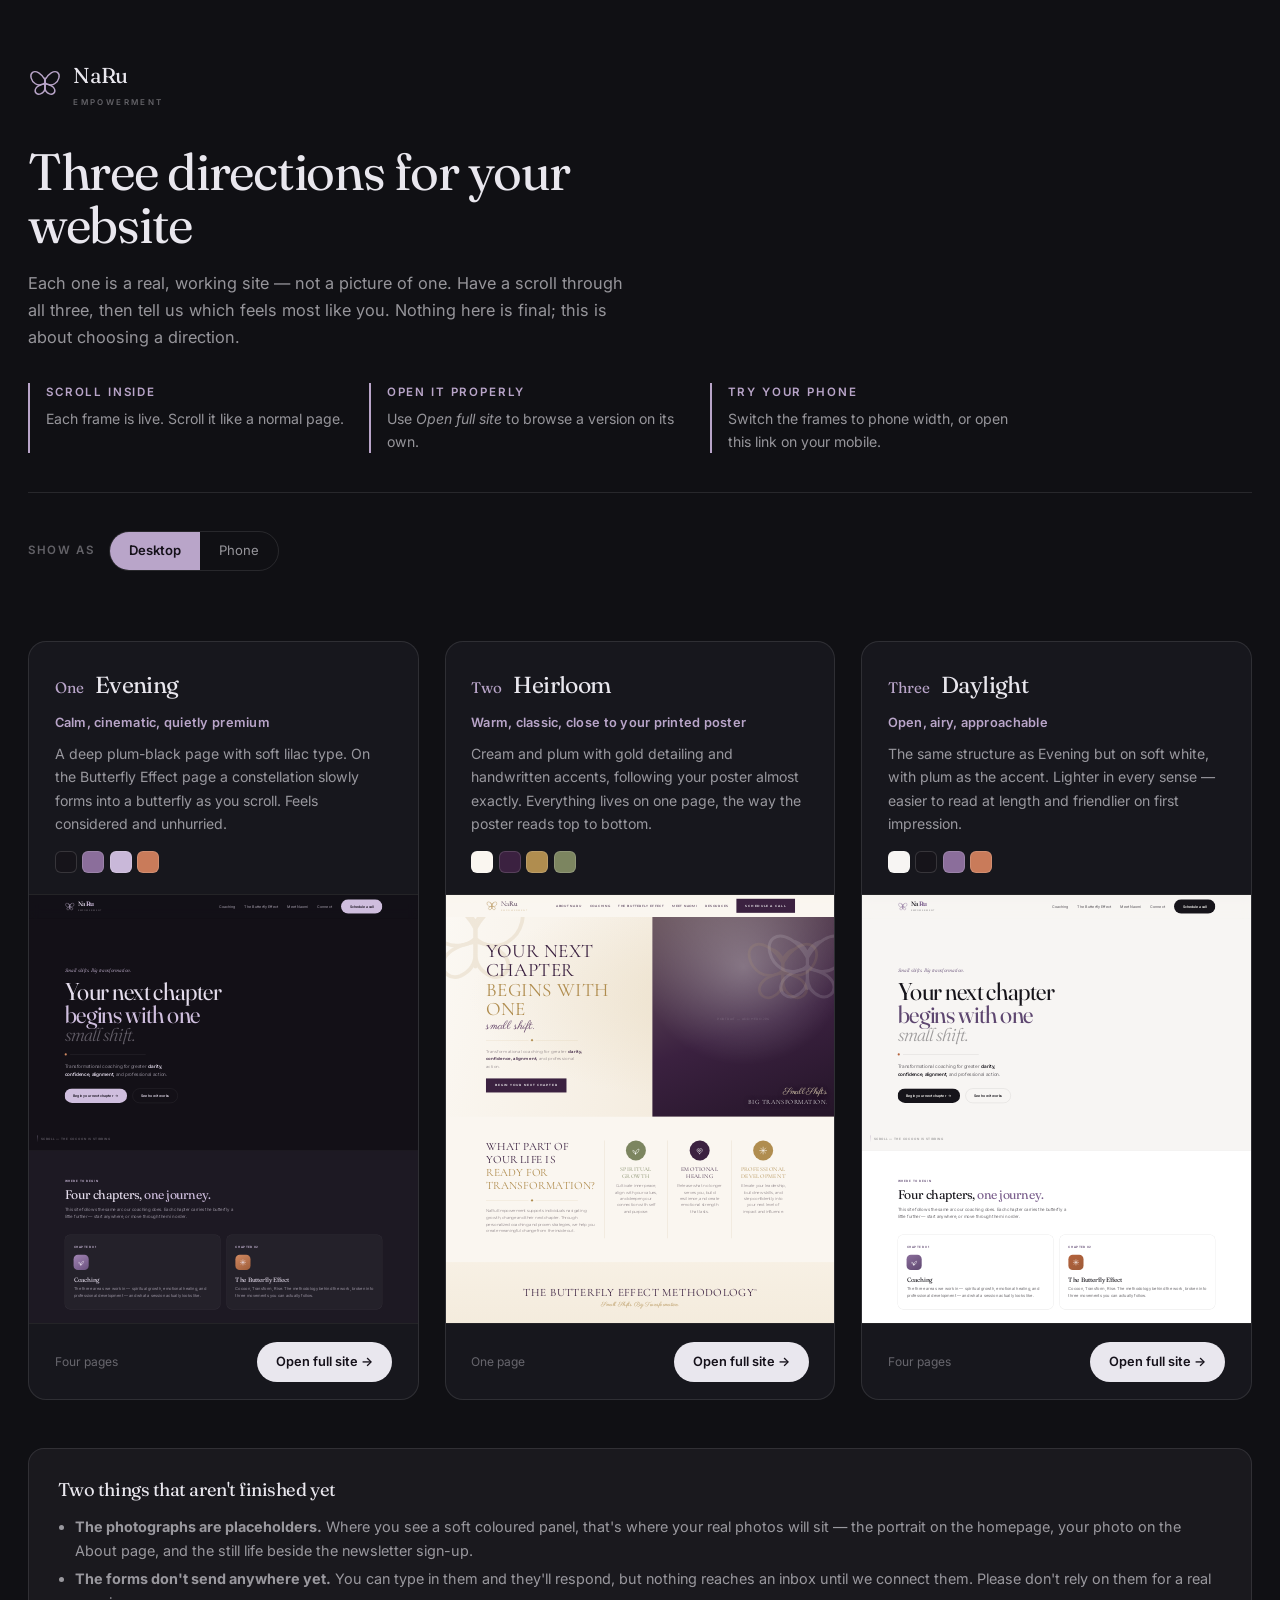
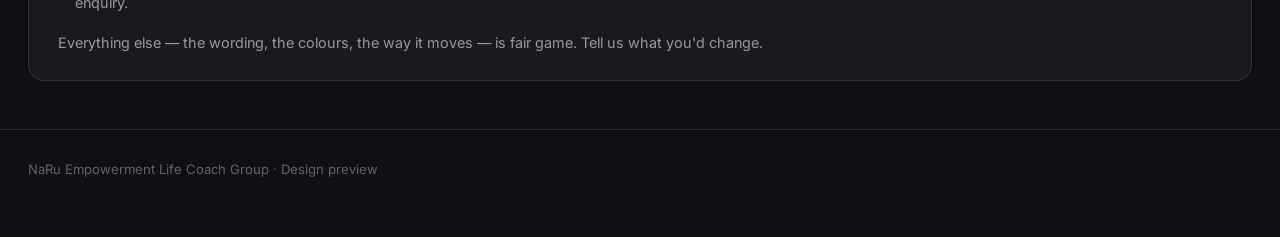
<file: versions/index.html>
<!doctype html>
<html lang="en">
<head>
<meta charset="utf-8">
<meta name="viewport" content="width=device-width, initial-scale=1">
<title>NaRu — Three Directions</title>
<meta name="description" content="Three design directions for the NaRu Empowerment site. Have a look at each and tell us which one feels like you.">
<link rel="canonical" href="https://me5050-cu.github.io/naru-empowerment/versions/">
<meta name="theme-color" content="#101014">
<link rel="icon" href="data:image/svg+xml,%3Csvg%20xmlns%3D%27http%3A%2F%2Fwww.w3.org%2F2000%2Fsvg%27%20viewBox%3D%270%200%20120%20100%27%3E%3Cg%20fill%3D%27none%27%20stroke%3D%27%2523CFBEDE%27%20stroke-width%3D%277%27%20stroke-linejoin%3D%27round%27%20stroke-linecap%3D%27round%27%3E%3Cpath%20d%3D%27M60%2038C72%2016%2092%204%20104%2012c11%208%206%2030-10%2040-11%207-27%204-34-4Z%27%2F%3E%3Cpath%20d%3D%27M60%2052c13%202%2030%208%2034%2020%204%2012-8%2020-18%2016-11-5-16-14-16-24Z%27%2F%3E%3Cpath%20d%3D%27M60%2038C48%2016%2028%204%2016%2012%205%2020%2010%2042%2026%2052c11%207%2027%204%2034-4Z%27%2F%3E%3Cpath%20d%3D%27M60%2052c-13%202-30%208-34%2020-4%2012%208%2020%2018%2016%2011-5%2016-14%2016-24Z%27%2F%3E%3Cpath%20d%3D%27M60%2032v46%27%2F%3E%3C%2Fg%3E%3C%2Fsvg%3E">
<meta property="og:type" content="website">
<meta property="og:site_name" content="NaRu Empowerment Life Coach Group">
<meta property="og:title" content="NaRu Empowerment — three website directions">
<meta property="og:description" content="Three design directions for the NaRu Empowerment site. Have a look at each and tell us which one feels like you.">
<meta property="og:url" content="https://me5050-cu.github.io/naru-empowerment/versions/">
<meta name="twitter:card" content="summary">
<meta name="twitter:title" content="NaRu Empowerment — three website directions">
<meta name="twitter:description" content="Three design directions for the NaRu Empowerment site. Have a look at each and tell us which one feels like you.">
<link rel="preconnect" href="https://fonts.googleapis.com">
<link rel="preconnect" href="https://fonts.gstatic.com" crossorigin>
<link href="https://fonts.googleapis.com/css2?family=Fraunces:opsz,wght@9..144,300;9..144,400;9..144,600&family=Inter:wght@400;500;600&display=swap" rel="stylesheet">
<style>
:root{
  --bg:#101014; --panel:#17171D; --line:rgba(255,255,255,.10);
  --text:#E9E7EE; --text-2:rgba(233,231,238,.62); --text-3:rgba(233,231,238,.38);
  --accent:#B9A5C9;
}
*{box-sizing:border-box}
body{margin:0;background:var(--bg);color:var(--text);
  font-family:'Inter',system-ui,sans-serif;line-height:1.65;-webkit-font-smoothing:antialiased}
h1,h2,h3{font-family:'Fraunces',Georgia,serif;font-weight:400;letter-spacing:-.025em;margin:0}
a{color:inherit;text-decoration:none}
.wrap{max-width:1400px;margin:0 auto;padding:0 28px}
a:focus-visible,button:focus-visible{outline:2px solid var(--accent);outline-offset:3px;border-radius:4px}

header{padding:3.6rem 0 2.4rem}
.brand{display:flex;align-items:center;gap:.7rem;margin-bottom:2.2rem}
.brand svg{width:34px;color:var(--accent)}
.brand b{font-family:'Fraunces',serif;font-size:1.35rem;font-weight:400;letter-spacing:-.03em}
.brand span{font-size:.5rem;letter-spacing:.3em;text-transform:uppercase;color:var(--text-3);
  display:block;margin-top:3px;font-weight:600}
header h1{font-size:clamp(2.1rem,4.4vw,3.2rem);max-width:18ch;line-height:1.04}
header .lede{color:var(--text-2);max-width:60ch;margin:1.2rem 0 0;font-size:1.02rem}

.how{display:grid;grid-template-columns:repeat(3,1fr);gap:1.4rem;
  padding:2rem 0 0;max-width:1000px}
.how div{border-left:2px solid var(--accent);padding-left:1rem}
.how b{display:block;font-size:.72rem;letter-spacing:.16em;text-transform:uppercase;
  color:var(--accent);font-weight:600;margin-bottom:.3rem}
.how p{margin:0;font-size:.88rem;color:var(--text-2)}

.controls{display:flex;gap:.6rem;align-items:center;flex-wrap:wrap;padding:2.4rem 0 0;
  border-top:1px solid var(--line);margin-top:2.4rem}
.controls>span{font-size:.72rem;letter-spacing:.14em;text-transform:uppercase;
  color:var(--text-3);font-weight:600;margin-right:.3rem}
.seg{display:inline-flex;border:1px solid var(--line);border-radius:100px;overflow:hidden}
.seg button{background:transparent;border:0;color:var(--text-2);font:inherit;font-size:.82rem;
  padding:.5rem 1.2rem;cursor:pointer;transition:.25s}
.seg button[aria-pressed="true"]{background:var(--accent);color:#15111A;font-weight:600}
.seg button:hover:not([aria-pressed="true"]){color:var(--text)}

.grid{display:grid;grid-template-columns:repeat(auto-fit,minmax(330px,1fr));
  gap:1.6rem;padding:2rem 0 3rem}
.card{border:1px solid var(--line);border-radius:18px;background:var(--panel);
  overflow:hidden;display:flex;flex-direction:column}
.meta{padding:1.5rem 1.6rem 1.3rem}
.meta .row{display:flex;align-items:baseline;gap:.7rem}
.meta .n{font-family:'Fraunces',serif;font-size:.95rem;color:var(--accent)}
.meta h2{font-size:1.45rem}
.meta .feel{color:var(--accent);font-size:.8rem;font-weight:600;margin:.45rem 0 0;
  letter-spacing:.02em}
.meta p{color:var(--text-2);font-size:.88rem;margin:.6rem 0 0}
.sw{display:flex;gap:.35rem;margin-top:1rem}
.sw i{width:22px;height:22px;border-radius:6px;display:block;border:1px solid rgba(255,255,255,.14)}

.stage{position:relative;background:#0B0B0E;overflow:hidden;height:430px;
  border-top:1px solid var(--line);border-bottom:1px solid var(--line)}
.stage iframe{position:absolute;top:0;left:0;border:0;transform-origin:0 0;background:#0B0B0E}
.foot{padding:1.1rem 1.6rem;display:flex;gap:.6rem;align-items:center;justify-content:space-between}
.hint{font-size:.75rem;color:var(--text-3)}
.open{font-size:.8rem;font-weight:600;padding:.6rem 1.2rem;border-radius:100px;
  background:var(--text);color:#15111A;transition:.25s;white-space:nowrap}
.open:hover{background:#fff;transform:translateY(-1px)}

.note{border:1px solid var(--line);border-radius:16px;padding:1.6rem 1.8rem;
  margin:0 0 3rem;background:rgba(185,165,201,.06)}
.note h3{font-size:1.15rem;margin-bottom:.6rem}
.note ul{margin:.6rem 0 0;padding-left:1.1rem;color:var(--text-2);font-size:.9rem}
.note li{margin:.3rem 0}

footer{border-top:1px solid var(--line);padding:1.8rem 0 3.5rem;color:var(--text-3);font-size:.82rem}
@media(max-width:820px){ .how{grid-template-columns:1fr;gap:1rem} }
@media(max-width:620px){ .wrap{padding:0 20px} .stage{height:520px} }
</style>
</head>
<body>

<header>
  <div class="wrap">
    <div class="brand">
      <svg viewBox="0 0 120 100" aria-hidden="true">
        <g fill="none" stroke="currentColor" stroke-width="5" stroke-linejoin="round" stroke-linecap="round">
          <path d="M60 38C72 16 92 4 104 12c11 8 6 30-10 40-11 7-27 4-34-4Z"/>
          <path d="M60 52c13 2 30 8 34 20 4 12-8 20-18 16-11-5-16-14-16-24Z"/>
          <path d="M60 38C48 16 28 4 16 12 5 20 10 42 26 52c11 7 27 4 34-4Z"/>
          <path d="M60 52c-13 2-30 8-34 20-4 12 8 20 18 16 11-5 16-14 16-24Z"/>
          <path d="M60 32v46"/>
        </g>
      </svg>
      <div><b>NaRu</b><span>Empowerment</span></div>
    </div>
    <h1>Three directions for your website</h1>
    <p class="lede">Each one is a real, working site — not a picture of one. Have a scroll through all three, then tell us which feels most like you. Nothing here is final; this is about choosing a direction.</p>

    <div class="how">
      <div><b>Scroll inside</b><p>Each frame is live. Scroll it like a normal page.</p></div>
      <div><b>Open it properly</b><p>Use <em>Open full site</em> to browse a version on its own.</p></div>
      <div><b>Try your phone</b><p>Switch the frames to phone width, or open this link on your mobile.</p></div>
    </div>

    <div class="controls">
      <span>Show as</span>
      <div class="seg" role="group" aria-label="Preview width">
        <button id="wDesk" aria-pressed="true">Desktop</button>
        <button id="wPhone" aria-pressed="false">Phone</button>
      </div>
    </div>
  </div>
</header>

<div class="wrap">
  <div class="grid" id="grid">

    <div class="card" data-src="../index.html">
      <div class="meta">
        <div class="row"><span class="n">One</span><h2>Evening</h2></div>
        <p class="feel">Calm, cinematic, quietly premium</p>
        <p>A deep plum-black page with soft lilac type. On the Butterfly Effect page a constellation slowly forms into a butterfly as you scroll. Feels considered and unhurried.</p>
        <div class="sw"><i style="background:#16141A"></i><i style="background:#8B6E9B"></i><i style="background:#C9B8D9"></i><i style="background:#C97B5A"></i></div>
      </div>
      <div class="stage"><iframe loading="lazy" title="Evening direction"></iframe></div>
      <div class="foot"><span class="hint">Four pages</span><a class="open" href="../index.html" target="_blank" rel="noopener">Open full site →</a></div>
    </div>

    <div class="card" data-src="../poster/index.html">
      <div class="meta">
        <div class="row"><span class="n">Two</span><h2>Heirloom</h2></div>
        <p class="feel">Warm, classic, close to your printed poster</p>
        <p>Cream and plum with gold detailing and handwritten accents, following your poster almost exactly. Everything lives on one page, the way the poster reads top to bottom.</p>
        <div class="sw"><i style="background:#FAF6F0"></i><i style="background:#3B2140"></i><i style="background:#B08D4F"></i><i style="background:#7C8560"></i></div>
      </div>
      <div class="stage"><iframe loading="lazy" title="Heirloom direction"></iframe></div>
      <div class="foot"><span class="hint">One page</span><a class="open" href="../poster/index.html" target="_blank" rel="noopener">Open full site →</a></div>
    </div>

    <div class="card" data-src="../light/index.html">
      <div class="meta">
        <div class="row"><span class="n">Three</span><h2>Daylight</h2></div>
        <p class="feel">Open, airy, approachable</p>
        <p>The same structure as Evening but on soft white, with plum as the accent. Lighter in every sense — easier to read at length and friendlier on first impression.</p>
        <div class="sw"><i style="background:#F7F5F3"></i><i style="background:#16141A"></i><i style="background:#8B6E9B"></i><i style="background:#C97B5A"></i></div>
      </div>
      <div class="stage"><iframe loading="lazy" title="Daylight direction"></iframe></div>
      <div class="foot"><span class="hint">Four pages</span><a class="open" href="../light/index.html" target="_blank" rel="noopener">Open full site →</a></div>
    </div>

  </div>

  <div class="note">
    <h3>Two things that aren't finished yet</h3>
    <ul>
      <li><strong>The photographs are placeholders.</strong> Where you see a soft coloured panel, that's where your real photos will sit — the portrait on the homepage, your photo on the About page, and the still life beside the newsletter sign-up.</li>
      <li><strong>The forms don't send anywhere yet.</strong> You can type in them and they'll respond, but nothing reaches an inbox until we connect them. Please don't rely on them for a real enquiry.</li>
    </ul>
    <p style="color:var(--text-2);font-size:.9rem;margin:1rem 0 0">Everything else — the wording, the colours, the way it moves — is fair game. Tell us what you'd change.</p>
  </div>
</div>

<footer><div class="wrap">NaRu Empowerment Life Coach Group · Design preview</div></footer>

<script>
(function () {
  'use strict';
  var DESK = 1440, PHONE = 390;
  /* phones default to phone frames — a 1440px page scaled into a narrow
     card is unreadable on the device most people will open this on */
  var width = window.innerWidth < 720 ? PHONE : DESK;

  function paint() {
    document.querySelectorAll('.card').forEach(function (card) {
      var stage = card.querySelector('.stage');
      var frame = card.querySelector('iframe');
      if (!frame) return;
      var scale = stage.clientWidth / width;
      frame.style.width = width + 'px';
      frame.style.height = (stage.clientHeight / scale) + 'px';
      frame.style.transform = 'scale(' + scale + ')';
      if (!frame.src) frame.src = card.getAttribute('data-src');
    });
  }
  function setWidth(w, deskOn) {
    width = w;
    document.getElementById('wDesk').setAttribute('aria-pressed', String(deskOn));
    document.getElementById('wPhone').setAttribute('aria-pressed', String(!deskOn));
    paint();
  }
  document.getElementById('wDesk').addEventListener('click', function () { setWidth(DESK, true); });
  document.getElementById('wPhone').addEventListener('click', function () { setWidth(PHONE, false); });
  addEventListener('resize', paint, { passive: true });
  setWidth(width, width === DESK);
})();
</script>
</body>
</html>
</file>
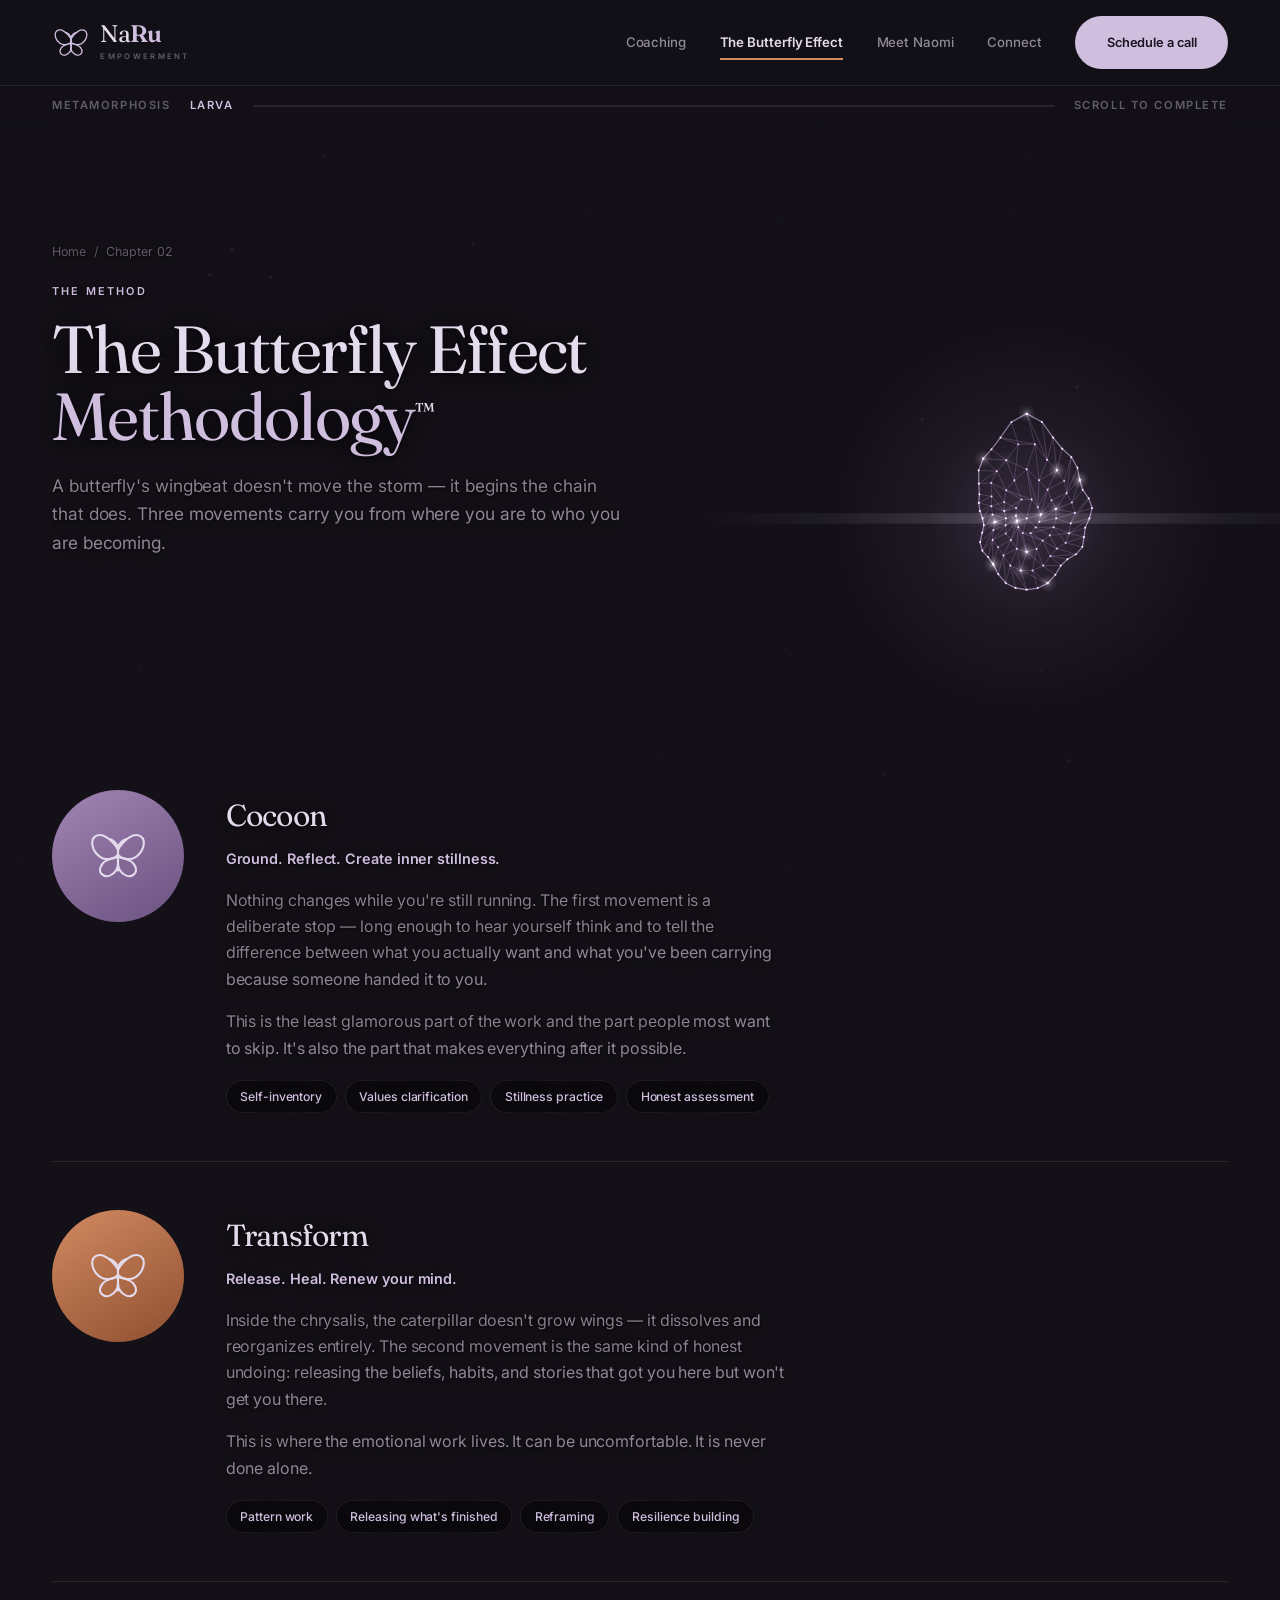
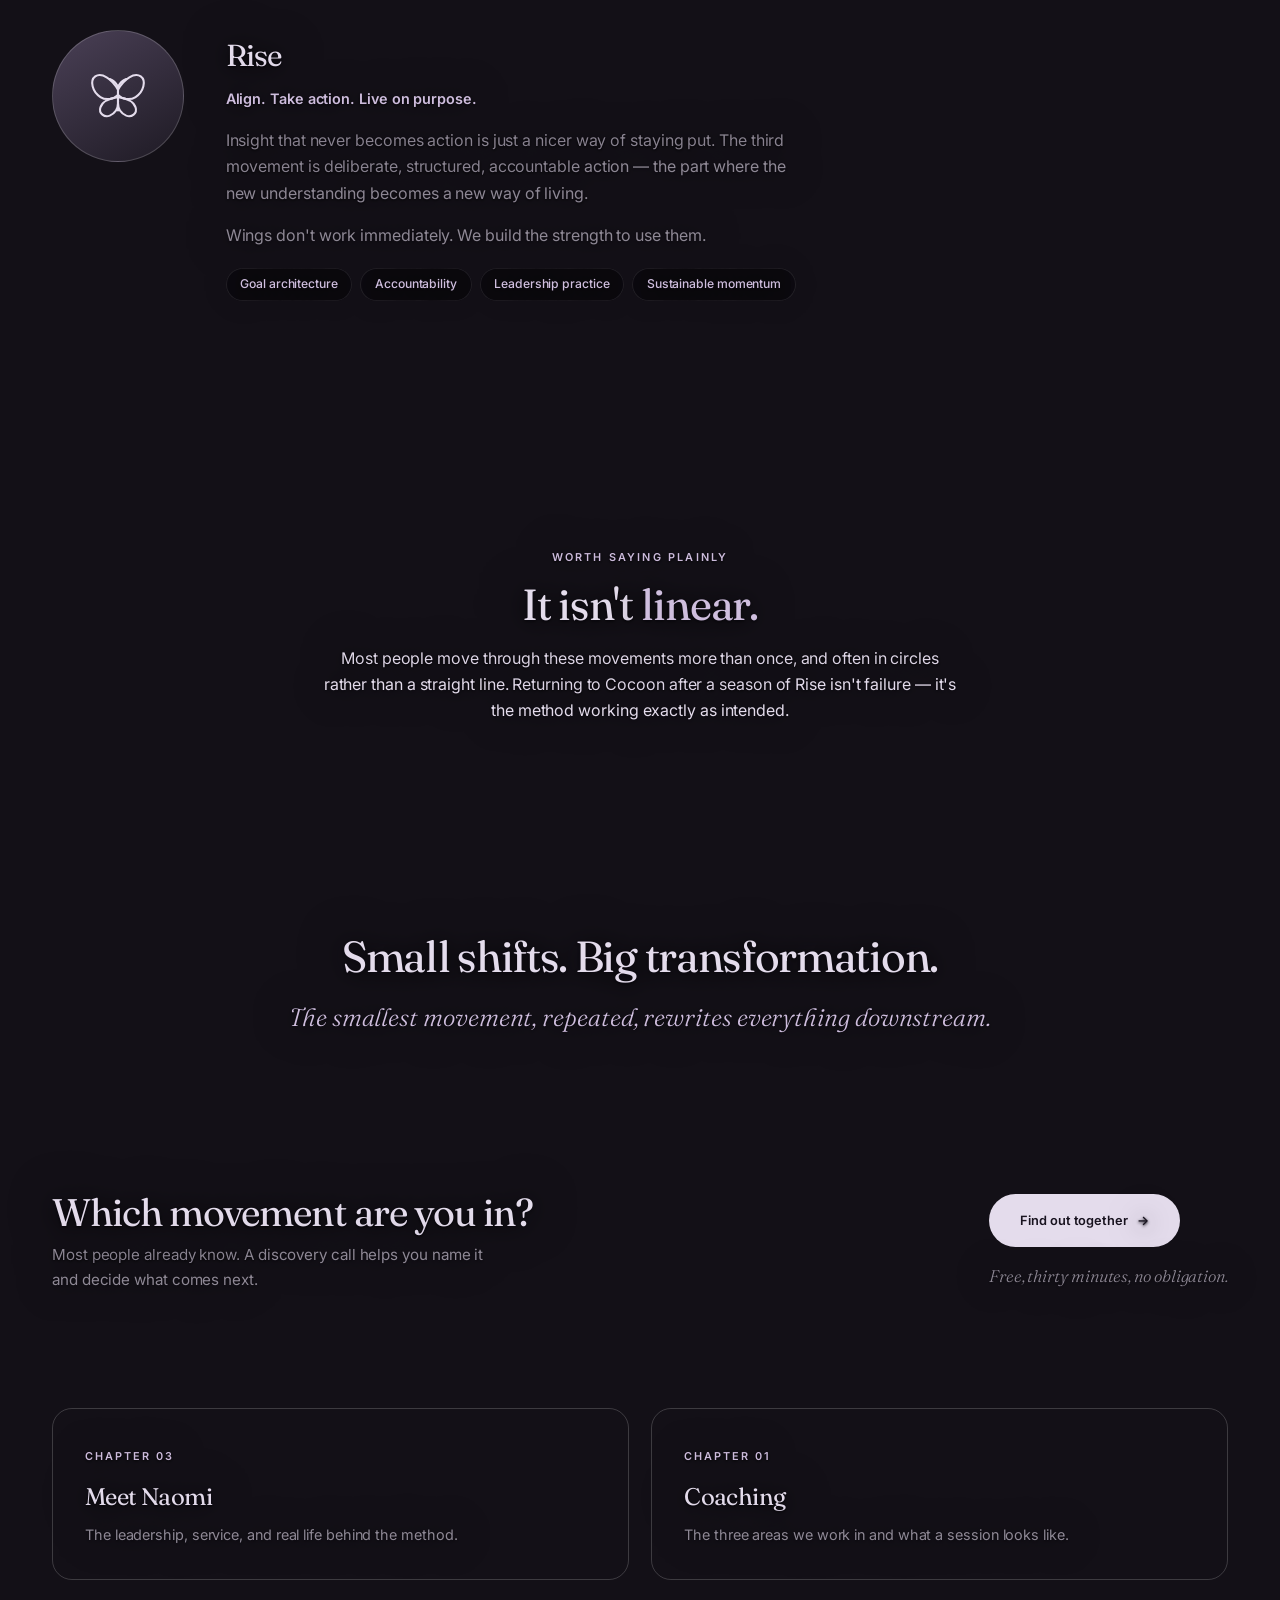
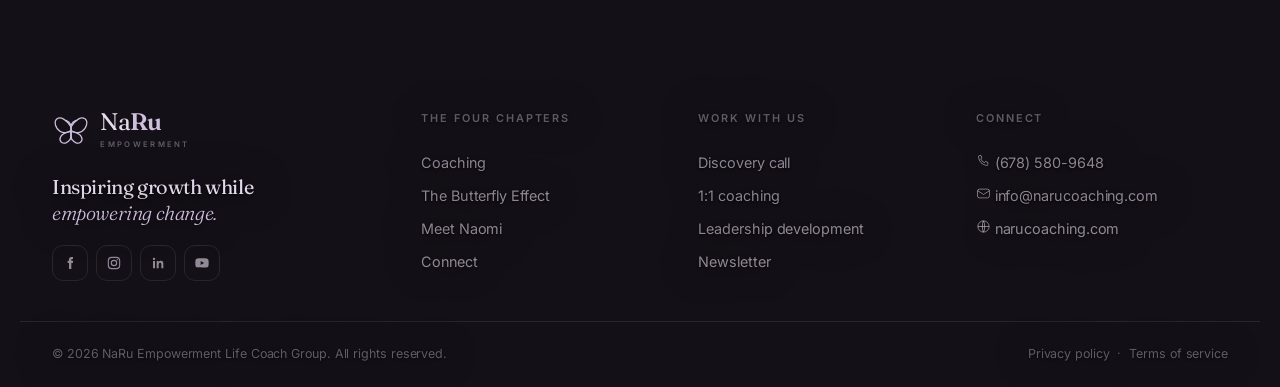
<file: butterfly-effect.html>
<!doctype html>
<html lang="en">
<head>
<meta charset="utf-8">
<meta name="viewport" content="width=device-width, initial-scale=1">
<title>The Butterfly Effect Methodology — NaRu Empowerment</title>
<meta name="description" content="Cocoon, Transform, Rise — the three movements of the Butterfly Effect Methodology.">
<link rel="canonical" href="https://me5050-cu.github.io/naru-empowerment/butterfly-effect.html">
<meta name="theme-color" content="#131017">
<link rel="icon" href="data:image/svg+xml,%3Csvg%20xmlns%3D%27http%3A%2F%2Fwww.w3.org%2F2000%2Fsvg%27%20viewBox%3D%270%200%20120%20100%27%3E%3Cg%20fill%3D%27none%27%20stroke%3D%27%2523CFBEDE%27%20stroke-width%3D%277%27%20stroke-linejoin%3D%27round%27%20stroke-linecap%3D%27round%27%3E%3Cpath%20d%3D%27M60%2038C72%2016%2092%204%20104%2012c11%208%206%2030-10%2040-11%207-27%204-34-4Z%27%2F%3E%3Cpath%20d%3D%27M60%2052c13%202%2030%208%2034%2020%204%2012-8%2020-18%2016-11-5-16-14-16-24Z%27%2F%3E%3Cpath%20d%3D%27M60%2038C48%2016%2028%204%2016%2012%205%2020%2010%2042%2026%2052c11%207%2027%204%2034-4Z%27%2F%3E%3Cpath%20d%3D%27M60%2052c-13%202-30%208-34%2020-4%2012%208%2020%2018%2016%2011-5%2016-14%2016-24Z%27%2F%3E%3Cpath%20d%3D%27M60%2032v46%27%2F%3E%3C%2Fg%3E%3C%2Fsvg%3E">
<meta property="og:type" content="website">
<meta property="og:site_name" content="NaRu Empowerment Life Coach Group">
<meta property="og:title" content="The Butterfly Effect Methodology — NaRu Empowerment">
<meta property="og:description" content="Cocoon, Transform, Rise — the three movements of the Butterfly Effect Methodology.">
<meta property="og:url" content="https://me5050-cu.github.io/naru-empowerment/butterfly-effect.html">
<meta name="twitter:card" content="summary">
<meta name="twitter:title" content="The Butterfly Effect Methodology — NaRu Empowerment">
<meta name="twitter:description" content="Cocoon, Transform, Rise — the three movements of the Butterfly Effect Methodology.">
<link rel="preconnect" href="https://fonts.googleapis.com">
<link rel="preconnect" href="https://fonts.gstatic.com" crossorigin>
<link href="https://fonts.googleapis.com/css2?family=Fraunces:opsz,wght@9..144,300;9..144,400;9..144,500;9..144,600&family=Inter:wght@300;400;500;600;700&display=swap" rel="stylesheet">
<link rel="stylesheet" href="assets/site.css?v=3b0e0f9a95">
<noscript><style>.rv{opacity:1!important;transform:none!important}</style></noscript>
</head>
<body class="bg-live">

<canvas id="bgfx" aria-hidden="true"></canvas>


<svg width="0" height="0" style="position:absolute" aria-hidden="true">
  <symbol id="bfly-mark" viewBox="0 0 120 100">
    <g fill="none" stroke="currentColor" stroke-width="4" stroke-linejoin="round" stroke-linecap="round">
      <path d="M60 38C72 16 92 4 104 12c11 8 6 30-10 40-11 7-27 4-34-4Z"/>
      <path d="M60 52c13 2 30 8 34 20 4 12-8 20-18 16-11-5-16-14-16-24Z"/>
      <path d="M60 38C48 16 28 4 16 12 5 20 10 42 26 52c11 7 27 4 34-4Z"/>
      <path d="M60 52c-13 2-30 8-34 20-4 12 8 20 18 16 11-5 16-14 16-24Z"/>
      <path d="M60 32v46"/>
      <path d="M60 32c-4-8-10-13-16-15M60 32c4-8 10-13 16-15"/>
    </g>
  </symbol>
</svg>

<a class="skip" href="#main">Skip to content</a>

<header id="hdr">
  <div class="nav">
    <a class="logo" href="index.html" aria-label="NaRu Empowerment home">
      <svg class="mark" viewBox="0 0 120 100"><use href="#bfly-mark"/></svg>
      <div>
        <div class="name">Na<b>Ru</b></div>
        <div class="sub">Empowerment</div>
      </div>
    </a>
    <nav class="navlinks" id="navlinks">
      <a href="coaching.html">Coaching</a>
      <a href="butterfly-effect.html">The Butterfly Effect</a>
      <a href="naomi.html">Meet Naomi</a>
      <a href="connect.html">Connect</a>
      <a class="btn btn-ink" href="connect.html#book">Schedule a call</a>
    </nav>
    <button class="navtoggle" id="navtoggle" aria-label="Menu" aria-expanded="false"><span></span><span></span><span></span></button>
  </div>
  <div class="ribbon">
    <div class="ribbon-in">
      <span>Metamorphosis</span>
      <span class="stage">Larva</span>
      <span class="track"><span class="fill"></span></span>
      <span>Scroll to complete</span>
    </div>
  </div>
</header>

<main id="main">

<section class="phero">
  <div class="wrap">
    <p class="crumb rv"><a href="index.html">Home</a> &nbsp;/&nbsp; Chapter 02</p>
    <div class="rv">
      <span class="eyebrow">The method</span>
      <h1>The Butterfly Effect <span class="mv">Methodology</span><sup style="font-size:.3em;vertical-align:super">&trade;</sup></h1>
      <p class="sub">A butterfly's wingbeat doesn't move the storm &mdash; it begins the chain that does. Three movements carry you from where you are to who you are becoming.</p>
    </div>
  </div>
</section>

<section class="pad veil">
  <div class="wrap">
    <div class="stagerow rv">
      <div class="orb"><div class="disc d1"></div><svg width="62" height="52" viewBox="0 0 120 100"><use href="#bfly-mark"/></svg></div>
      <div>
        <h3>Cocoon</h3>
        <p class="beat">Ground. Reflect. Create inner stillness.</p>
        <p>Nothing changes while you're still running. The first movement is a deliberate stop &mdash; long enough to hear yourself think and to tell the difference between what you actually want and what you've been carrying because someone handed it to you.</p>
        <p>This is the least glamorous part of the work and the part people most want to skip. It's also the part that makes everything after it possible.</p>
        <div class="tags"><span class="tag-pill">Self-inventory</span><span class="tag-pill">Values clarification</span><span class="tag-pill">Stillness practice</span><span class="tag-pill">Honest assessment</span></div>
      </div>
    </div>

    <div class="stagerow rv">
      <div class="orb"><div class="disc d2"></div><svg width="62" height="52" viewBox="0 0 120 100"><use href="#bfly-mark"/></svg></div>
      <div>
        <h3>Transform</h3>
        <p class="beat">Release. Heal. Renew your mind.</p>
        <p>Inside the chrysalis, the caterpillar doesn't grow wings &mdash; it dissolves and reorganizes entirely. The second movement is the same kind of honest undoing: releasing the beliefs, habits, and stories that got you here but won't get you there.</p>
        <p>This is where the emotional work lives. It can be uncomfortable. It is never done alone.</p>
        <div class="tags"><span class="tag-pill">Pattern work</span><span class="tag-pill">Releasing what's finished</span><span class="tag-pill">Reframing</span><span class="tag-pill">Resilience building</span></div>
      </div>
    </div>

    <div class="stagerow rv">
      <div class="orb"><div class="disc d3"></div><svg width="62" height="52" viewBox="0 0 120 100"><use href="#bfly-mark"/></svg></div>
      <div>
        <h3>Rise</h3>
        <p class="beat">Align. Take action. Live on purpose.</p>
        <p>Insight that never becomes action is just a nicer way of staying put. The third movement is deliberate, structured, accountable action &mdash; the part where the new understanding becomes a new way of living.</p>
        <p>Wings don't work immediately. We build the strength to use them.</p>
        <div class="tags"><span class="tag-pill">Goal architecture</span><span class="tag-pill">Accountability</span><span class="tag-pill">Leadership practice</span><span class="tag-pill">Sustainable momentum</span></div>
      </div>
    </div>
  </div>
</section>

<section class="pad veil-open">
  <div class="wrap center">
    <div class="rv" style="max-width:640px;margin-inline:auto">
      <span class="eyebrow">Worth saying plainly</span>
      <h2 class="sec" style="margin-top:.8rem">It isn't <span class="mv">linear.</span></h2>
      <p style="color:var(--muted)">Most people move through these movements more than once, and often in circles rather than a straight line. Returning to Cocoon after a season of Rise isn't failure &mdash; it's the method working exactly as intended.</p>
    </div>
  </div>
</section>

<section class="quote veil-ink">
  <div class="wrap rv">
    <p class="l1">Small shifts. Big transformation.</p>
    <p class="l2">The smallest movement, repeated, rewrites everything downstream.</p>
  </div>
</section>

<section class="cta">
  <div class="wrap">
    <div class="rv"><h2>Which movement are you in?</h2><p>Most people already know. A discovery call helps you name it and decide what comes next.</p></div>
    <div class="rv"><a class="btn btn-light" href="connect.html#book">Find out together <span class="arw">&rarr;</span></a><small>Free, thirty minutes, no obligation.</small></div>
  </div>
</section>
<section class="veil"><div class="wrap"><div class="pager">
<a class="pagecard rv" href="naomi.html"><span>Chapter 03</span><h4>Meet Naomi</h4><p>The leadership, service, and real life behind the method.</p></a>
<a class="pagecard rv" href="coaching.html"><span>Chapter 01</span><h4>Coaching</h4><p>The three areas we work in and what a session looks like.</p></a>
</div></div></section></main>

<footer>
  <div class="foot">
    <div>
      <div class="logo">
        <svg class="mark" viewBox="0 0 120 100"><use href="#bfly-mark"/></svg>
        <div>
          <div class="name">Na<b>Ru</b></div>
          <div class="sub">Empowerment</div>
        </div>
      </div>
      <p class="tagline">Inspiring growth while<br><em>empowering change.</em></p>
      <div class="social">
        <a href="#" aria-label="Facebook"><svg width="16" height="16" viewBox="0 0 24 24" fill="currentColor"><path d="M14 8.5V7c0-.8.4-1 1-1h1.5V3H14c-2.2 0-3.5 1.4-3.5 3.6V8.5H8.5V12h2V21H14v-9h2.3l.4-3.5H14Z"/></svg></a>
        <a href="#" aria-label="Instagram"><svg width="16" height="16" viewBox="0 0 24 24" fill="none" stroke="currentColor" stroke-width="1.7"><rect x="3.5" y="3.5" width="17" height="17" rx="5"/><circle cx="12" cy="12" r="4"/><circle cx="17" cy="7" r="1" fill="currentColor" stroke="none"/></svg></a>
        <a href="#" aria-label="LinkedIn"><svg width="16" height="16" viewBox="0 0 24 24" fill="currentColor"><path d="M4.5 9h3v11h-3zM6 4a1.8 1.8 0 1 0 0 3.6A1.8 1.8 0 0 0 6 4Zm4 5h2.9v1.5c.5-.9 1.7-1.8 3.3-1.8 3 0 3.8 1.8 3.8 4.4V20h-3v-6c0-1.5-.6-2.4-1.9-2.4-1.2 0-2.1.9-2.1 2.4v6h-3Z"/></svg></a>
        <a href="#" aria-label="YouTube"><svg width="16" height="16" viewBox="0 0 24 24" fill="currentColor"><path d="M22 12s0-3.2-.4-4.7a2.5 2.5 0 0 0-1.7-1.8C18.3 5 12 5 12 5s-6.3 0-7.9.5A2.5 2.5 0 0 0 2.4 7.3C2 8.8 2 12 2 12s0 3.2.4 4.7c.2.9.9 1.6 1.7 1.8C5.7 19 12 19 12 19s6.3 0 7.9-.5a2.5 2.5 0 0 0 1.7-1.8C22 15.2 22 12 22 12ZM10 15V9l5.2 3Z"/></svg></a>
      </div>
    </div>
    <div>
      <h4>The four chapters</h4>
      <a href="coaching.html">Coaching</a>
      <a href="butterfly-effect.html">The Butterfly Effect</a>
      <a href="naomi.html">Meet Naomi</a>
      <a href="connect.html">Connect</a>
    </div>
    <div>
      <h4>Work with us</h4>
      <a href="connect.html#book">Discovery call</a>
      <a href="coaching.html#one-to-one">1:1 coaching</a>
      <a href="coaching.html#leadership">Leadership development</a>
      <a href="connect.html#newsletter">Newsletter</a>
    </div>
    <div>
      <h4>Connect</h4>
      <a class="contact-row" href="tel:+16785809648"><svg width="15" height="15" viewBox="0 0 24 24" fill="none" stroke="currentColor" stroke-width="1.5"><path d="M5 4h3l1.5 4-2 1.5a12 12 0 0 0 6 6L15 13.5 19 15v3a2 2 0 0 1-2.2 2A16 16 0 0 1 4 6.2 2 2 0 0 1 5 4Z"/></svg> (678) 580-9648</a>
      <a class="contact-row" href="mailto:info@narucoaching.com"><svg width="15" height="15" viewBox="0 0 24 24" fill="none" stroke="currentColor" stroke-width="1.5"><rect x="2.5" y="5" width="19" height="14" rx="3"/><path d="m2.5 7.5 9.5 6 9.5-6"/></svg> info@narucoaching.com</a>
      <a class="contact-row" href="index.html"><svg width="15" height="15" viewBox="0 0 24 24" fill="none" stroke="currentColor" stroke-width="1.5"><circle cx="12" cy="12" r="9"/><path d="M3 12h18M12 3c2.5 3 2.5 15 0 18M12 3c-2.5 3-2.5 15 0 18"/></svg> narucoaching.com</a>
    </div>
  </div>
  <div class="legal">
    <span>&copy; 2026 NaRu Empowerment Life Coach Group. All rights reserved.</span>
    <span><a href="#" style="display:inline">Privacy policy</a> &nbsp;&middot;&nbsp; <a href="#" style="display:inline">Terms of service</a></span>
  </div>
</footer>

<script src="assets/butterfly.js?v=3b0e0f9a95"></script>
</body>
</html>
</file>
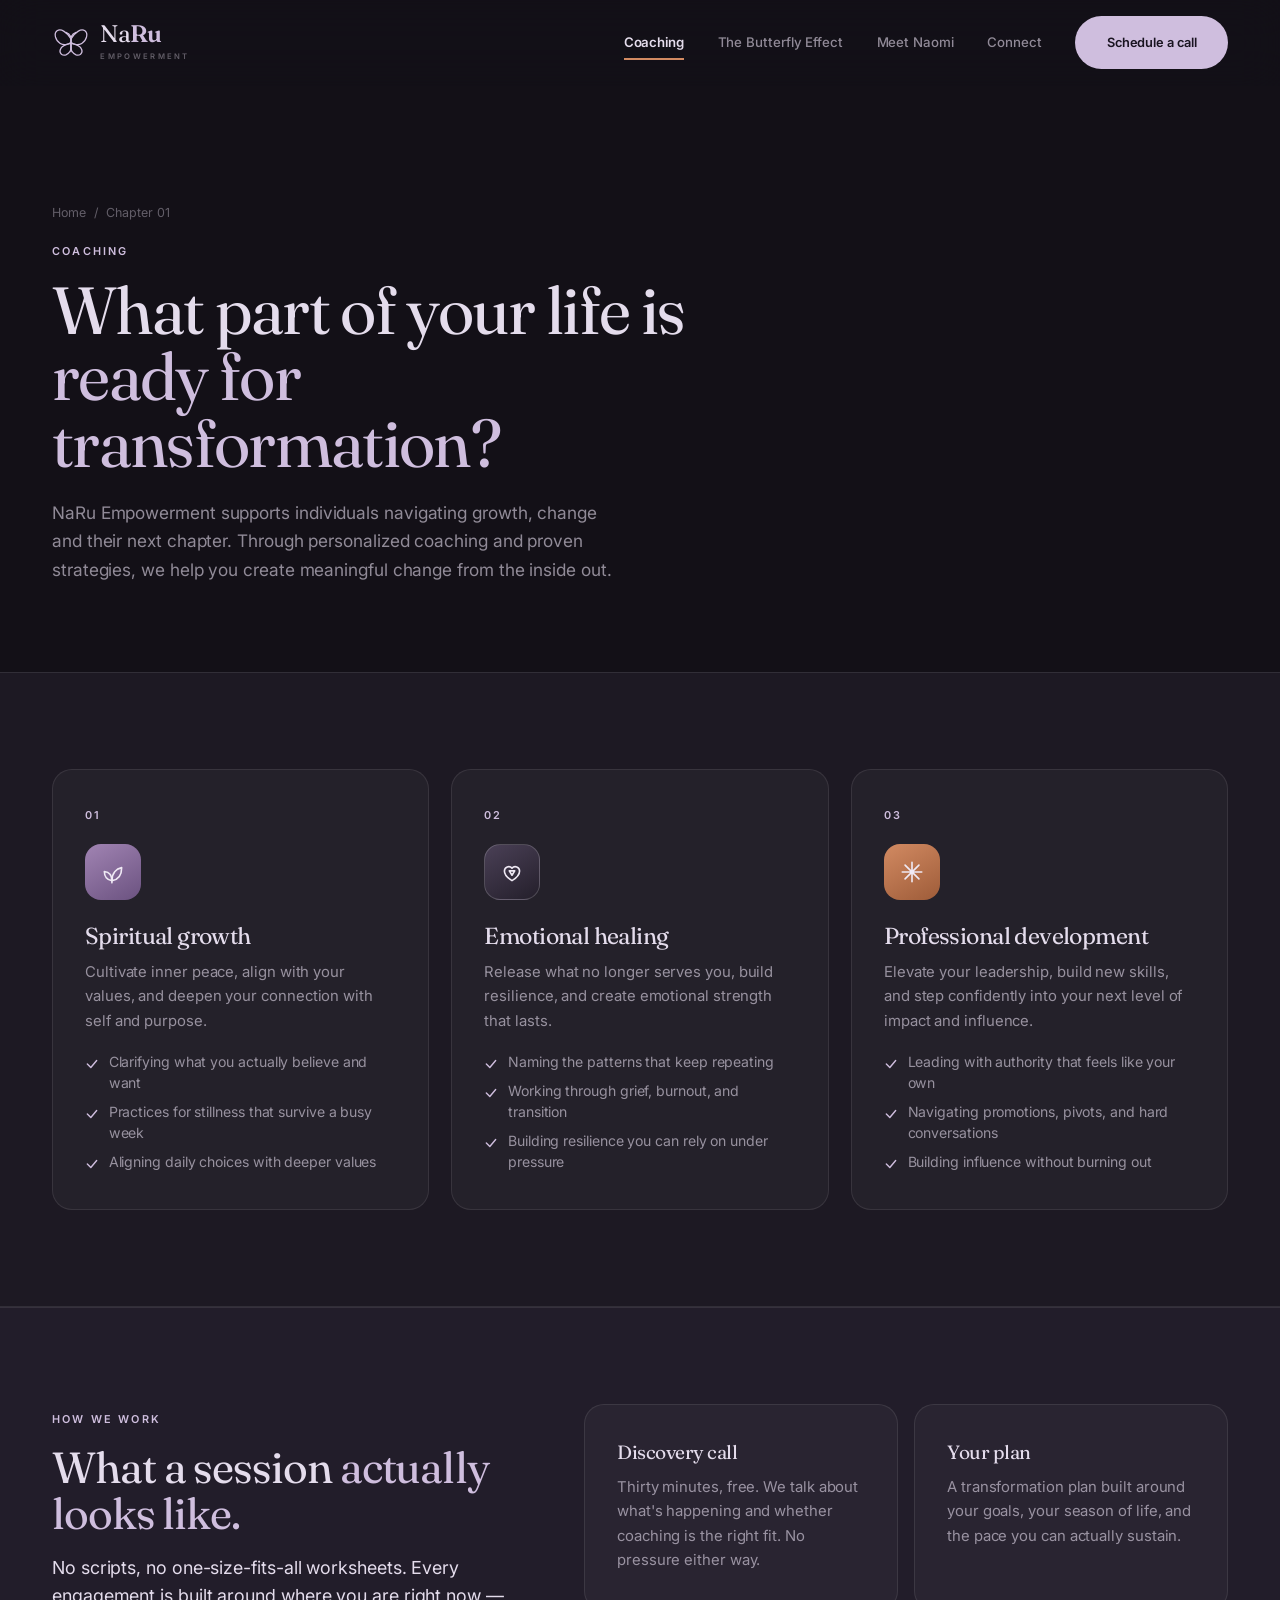
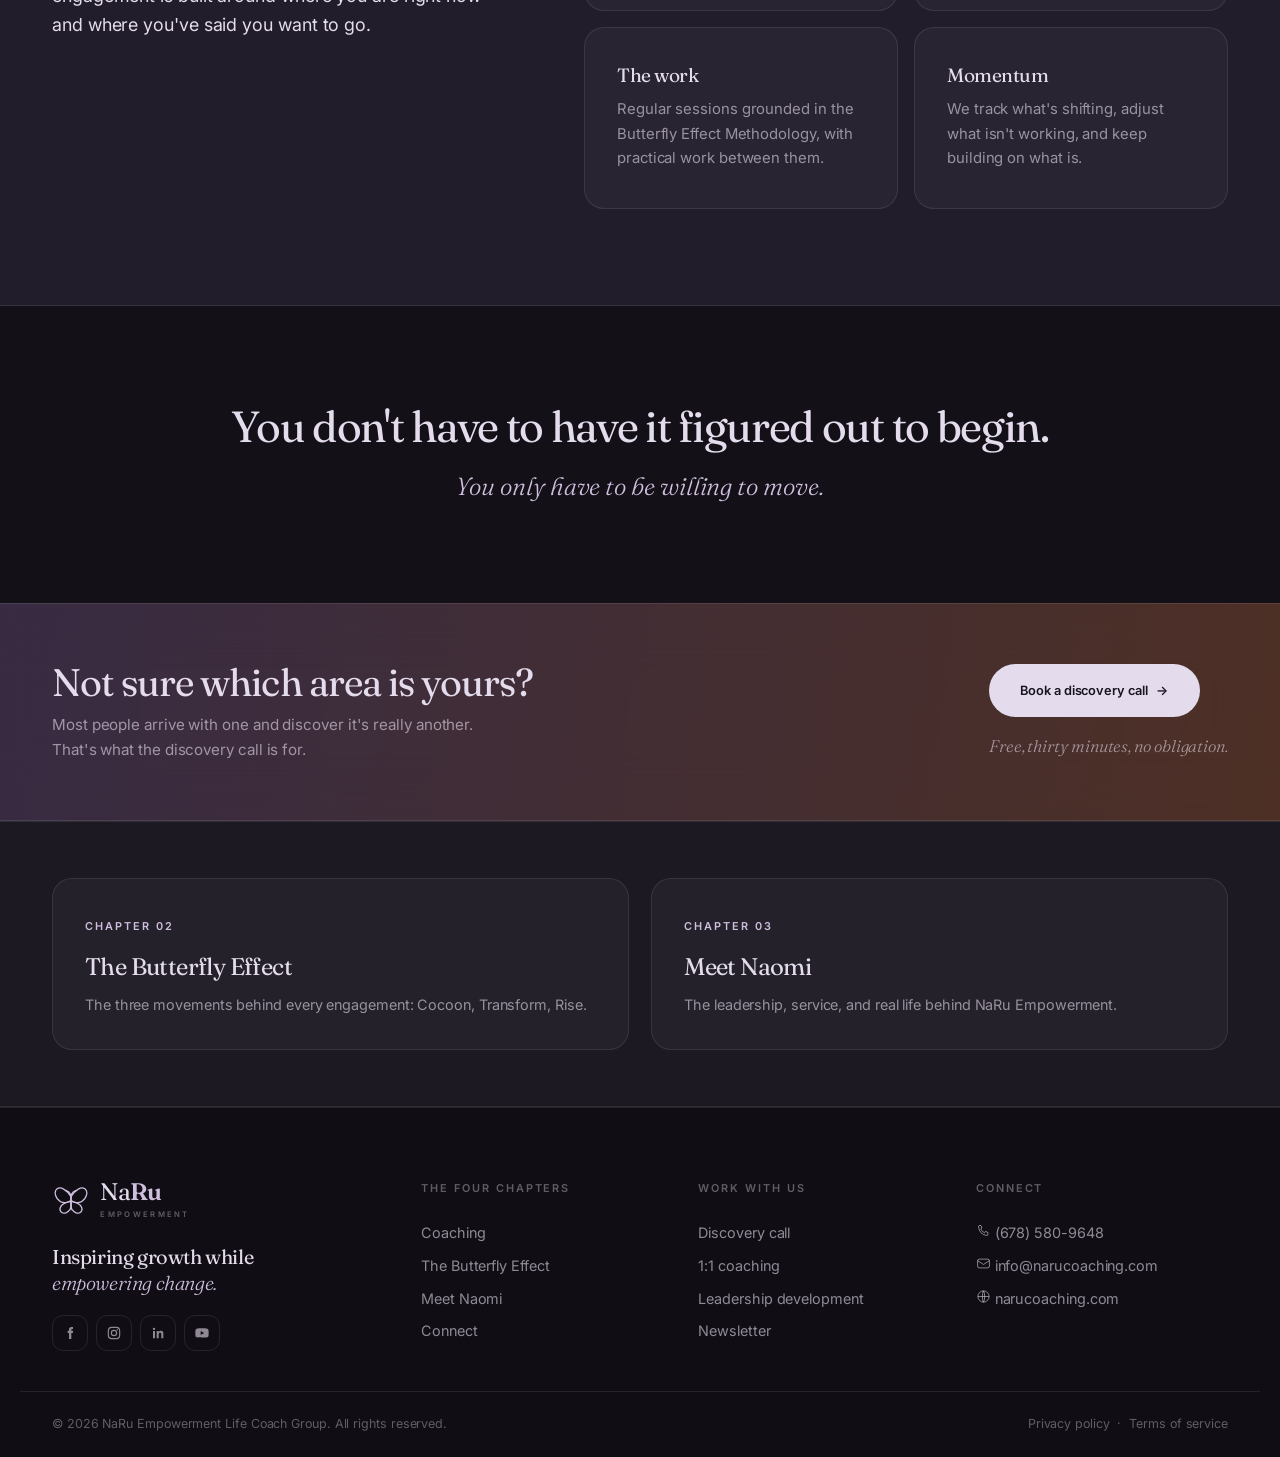
<file: coaching.html>
<!doctype html>
<html lang="en">
<head>
<meta charset="utf-8">
<meta name="viewport" content="width=device-width, initial-scale=1">
<title>Coaching — NaRu Empowerment Life Coach Group</title>
<meta name="description" content="Spiritual growth, emotional healing, and professional development coaching with NaRu Empowerment.">
<link rel="canonical" href="https://me5050-cu.github.io/naru-empowerment/coaching.html">
<meta name="theme-color" content="#131017">
<link rel="icon" href="data:image/svg+xml,%3Csvg%20xmlns%3D%27http%3A%2F%2Fwww.w3.org%2F2000%2Fsvg%27%20viewBox%3D%270%200%20120%20100%27%3E%3Cg%20fill%3D%27none%27%20stroke%3D%27%2523CFBEDE%27%20stroke-width%3D%277%27%20stroke-linejoin%3D%27round%27%20stroke-linecap%3D%27round%27%3E%3Cpath%20d%3D%27M60%2038C72%2016%2092%204%20104%2012c11%208%206%2030-10%2040-11%207-27%204-34-4Z%27%2F%3E%3Cpath%20d%3D%27M60%2052c13%202%2030%208%2034%2020%204%2012-8%2020-18%2016-11-5-16-14-16-24Z%27%2F%3E%3Cpath%20d%3D%27M60%2038C48%2016%2028%204%2016%2012%205%2020%2010%2042%2026%2052c11%207%2027%204%2034-4Z%27%2F%3E%3Cpath%20d%3D%27M60%2052c-13%202-30%208-34%2020-4%2012%208%2020%2018%2016%2011-5%2016-14%2016-24Z%27%2F%3E%3Cpath%20d%3D%27M60%2032v46%27%2F%3E%3C%2Fg%3E%3C%2Fsvg%3E">
<meta property="og:type" content="website">
<meta property="og:site_name" content="NaRu Empowerment Life Coach Group">
<meta property="og:title" content="Coaching — NaRu Empowerment Life Coach Group">
<meta property="og:description" content="Spiritual growth, emotional healing, and professional development coaching with NaRu Empowerment.">
<meta property="og:url" content="https://me5050-cu.github.io/naru-empowerment/coaching.html">
<meta name="twitter:card" content="summary">
<meta name="twitter:title" content="Coaching — NaRu Empowerment Life Coach Group">
<meta name="twitter:description" content="Spiritual growth, emotional healing, and professional development coaching with NaRu Empowerment.">
<link rel="preconnect" href="https://fonts.googleapis.com">
<link rel="preconnect" href="https://fonts.gstatic.com" crossorigin>
<link href="https://fonts.googleapis.com/css2?family=Fraunces:opsz,wght@9..144,300;9..144,400;9..144,500;9..144,600&family=Inter:wght@300;400;500;600;700&display=swap" rel="stylesheet">
<link rel="stylesheet" href="assets/site.css?v=3b0e0f9a95">
<noscript><style>.rv{opacity:1!important;transform:none!important}</style></noscript>
</head>
<body>


<svg width="0" height="0" style="position:absolute" aria-hidden="true">
  <symbol id="bfly-mark" viewBox="0 0 120 100">
    <g fill="none" stroke="currentColor" stroke-width="4" stroke-linejoin="round" stroke-linecap="round">
      <path d="M60 38C72 16 92 4 104 12c11 8 6 30-10 40-11 7-27 4-34-4Z"/>
      <path d="M60 52c13 2 30 8 34 20 4 12-8 20-18 16-11-5-16-14-16-24Z"/>
      <path d="M60 38C48 16 28 4 16 12 5 20 10 42 26 52c11 7 27 4 34-4Z"/>
      <path d="M60 52c-13 2-30 8-34 20-4 12 8 20 18 16 11-5 16-14 16-24Z"/>
      <path d="M60 32v46"/>
      <path d="M60 32c-4-8-10-13-16-15M60 32c4-8 10-13 16-15"/>
    </g>
  </symbol>
</svg>

<a class="skip" href="#main">Skip to content</a>

<header id="hdr">
  <div class="nav">
    <a class="logo" href="index.html" aria-label="NaRu Empowerment home">
      <svg class="mark" viewBox="0 0 120 100"><use href="#bfly-mark"/></svg>
      <div>
        <div class="name">Na<b>Ru</b></div>
        <div class="sub">Empowerment</div>
      </div>
    </a>
    <nav class="navlinks" id="navlinks">
      <a href="coaching.html">Coaching</a>
      <a href="butterfly-effect.html">The Butterfly Effect</a>
      <a href="naomi.html">Meet Naomi</a>
      <a href="connect.html">Connect</a>
      <a class="btn btn-ink" href="connect.html#book">Schedule a call</a>
    </nav>
    <button class="navtoggle" id="navtoggle" aria-label="Menu" aria-expanded="false"><span></span><span></span><span></span></button>
  </div>
</header>

<main id="main">

<section class="phero">
  <div class="wrap">
    <p class="crumb rv"><a href="index.html">Home</a> &nbsp;/&nbsp; Chapter 01</p>
    <div class="rv">
      <span class="eyebrow">Coaching</span>
      <h1>What part of your life is <span class="mv">ready for transformation?</span></h1>
      <p class="sub">NaRu Empowerment supports individuals navigating growth, change and their next chapter. Through personalized coaching and proven strategies, we help you create meaningful change from the inside out.</p>
    </div>
  </div>
</section>

<section class="pad veil">
  <div class="wrap">
    <div class="grid-3">
      <div class="card rv" id="spiritual">
        <span class="num">01</span>
        <div class="icon i-mauve"><svg width="26" height="26" viewBox="0 0 24 24" fill="none" stroke="#fff" stroke-width="1.5" stroke-linecap="round" stroke-linejoin="round"><path d="M11 20c0-7 4-11 9-12 0 7-3 11-9 12Z"/><path d="M11 20c0-5-3-8-7-8.5C4 16 6.5 19.5 11 20Z"/><path d="M11 20v2"/></svg></div>
        <h3>Spiritual growth</h3>
        <p>Cultivate inner peace, align with your values, and deepen your connection with self and purpose.</p>
        <ul>
          <li><svg width="14" height="14" viewBox="0 0 24 24" fill="none" stroke="currentColor" stroke-width="2.4" stroke-linecap="round" stroke-linejoin="round"><path d="m4 12 6 6L20 6"/></svg> Clarifying what you actually believe and want</li>
          <li><svg width="14" height="14" viewBox="0 0 24 24" fill="none" stroke="currentColor" stroke-width="2.4" stroke-linecap="round" stroke-linejoin="round"><path d="m4 12 6 6L20 6"/></svg> Practices for stillness that survive a busy week</li>
          <li><svg width="14" height="14" viewBox="0 0 24 24" fill="none" stroke="currentColor" stroke-width="2.4" stroke-linecap="round" stroke-linejoin="round"><path d="m4 12 6 6L20 6"/></svg> Aligning daily choices with deeper values</li>
        </ul>
      </div>
      <div class="card rv" id="emotional">
        <span class="num">02</span>
        <div class="icon i-ink"><svg width="26" height="26" viewBox="0 0 24 24" fill="none" stroke="#fff" stroke-width="1.5" stroke-linecap="round" stroke-linejoin="round"><path d="M12 20s-7-4.4-7-9a4 4 0 0 1 7-2.6A4 4 0 0 1 19 11c0 4.6-7 9-7 9Z"/><path d="M9.5 11h5l-2.5 4Z"/></svg></div>
        <h3>Emotional healing</h3>
        <p>Release what no longer serves you, build resilience, and create emotional strength that lasts.</p>
        <ul>
          <li><svg width="14" height="14" viewBox="0 0 24 24" fill="none" stroke="currentColor" stroke-width="2.4" stroke-linecap="round" stroke-linejoin="round"><path d="m4 12 6 6L20 6"/></svg> Naming the patterns that keep repeating</li>
          <li><svg width="14" height="14" viewBox="0 0 24 24" fill="none" stroke="currentColor" stroke-width="2.4" stroke-linecap="round" stroke-linejoin="round"><path d="m4 12 6 6L20 6"/></svg> Working through grief, burnout, and transition</li>
          <li><svg width="14" height="14" viewBox="0 0 24 24" fill="none" stroke="currentColor" stroke-width="2.4" stroke-linecap="round" stroke-linejoin="round"><path d="m4 12 6 6L20 6"/></svg> Building resilience you can rely on under pressure</li>
        </ul>
      </div>
      <div class="card rv" id="leadership">
        <span class="num">03</span>
        <div class="icon i-clay"><svg width="26" height="26" viewBox="0 0 24 24" fill="none" stroke="#fff" stroke-width="1.5" stroke-linecap="round"><path d="M12 3v18M3 12h18M5.6 5.6l12.8 12.8M18.4 5.6 5.6 18.4"/></svg></div>
        <h3>Professional development</h3>
        <p>Elevate your leadership, build new skills, and step confidently into your next level of impact and influence.</p>
        <ul>
          <li><svg width="14" height="14" viewBox="0 0 24 24" fill="none" stroke="currentColor" stroke-width="2.4" stroke-linecap="round" stroke-linejoin="round"><path d="m4 12 6 6L20 6"/></svg> Leading with authority that feels like your own</li>
          <li><svg width="14" height="14" viewBox="0 0 24 24" fill="none" stroke="currentColor" stroke-width="2.4" stroke-linecap="round" stroke-linejoin="round"><path d="m4 12 6 6L20 6"/></svg> Navigating promotions, pivots, and hard conversations</li>
          <li><svg width="14" height="14" viewBox="0 0 24 24" fill="none" stroke="currentColor" stroke-width="2.4" stroke-linecap="round" stroke-linejoin="round"><path d="m4 12 6 6L20 6"/></svg> Building influence without burning out</li>
        </ul>
      </div>
    </div>
  </div>
</section>

<section class="pad veil-2" id="one-to-one">
  <div class="wrap">
    <div class="split">
      <div class="rv">
        <span class="eyebrow">How we work</span>
        <h2 class="sec" style="margin-top:.8rem">What a session <span class="mv">actually looks like.</span></h2>
        <p class="lede">No scripts, no one-size-fits-all worksheets. Every engagement is built around where you are right now &mdash; and where you've said you want to go.</p>
      </div>
      <div class="rv">
        <div class="grid-2" style="gap:1rem">
          <div class="card"><h3 style="font-size:1.2rem">Discovery call</h3><p>Thirty minutes, free. We talk about what's happening and whether coaching is the right fit. No pressure either way.</p></div>
          <div class="card"><h3 style="font-size:1.2rem">Your plan</h3><p>A transformation plan built around your goals, your season of life, and the pace you can actually sustain.</p></div>
          <div class="card"><h3 style="font-size:1.2rem">The work</h3><p>Regular sessions grounded in the Butterfly Effect Methodology, with practical work between them.</p></div>
          <div class="card"><h3 style="font-size:1.2rem">Momentum</h3><p>We track what's shifting, adjust what isn't working, and keep building on what is.</p></div>
        </div>
      </div>
    </div>
  </div>
</section>

<section class="quote veil-ink">
  <div class="wrap rv">
    <p class="l1">You don't have to have it figured out to begin.</p>
    <p class="l2">You only have to be willing to move.</p>
  </div>
</section>

<section class="cta">
  <div class="wrap">
    <div class="rv"><h2>Not sure which area is yours?</h2><p>Most people arrive with one and discover it's really another. That's what the discovery call is for.</p></div>
    <div class="rv"><a class="btn btn-light" href="connect.html#book">Book a discovery call <span class="arw">&rarr;</span></a><small>Free, thirty minutes, no obligation.</small></div>
  </div>
</section>
<section class="veil"><div class="wrap"><div class="pager">
<a class="pagecard rv" href="butterfly-effect.html"><span>Chapter 02</span><h4>The Butterfly Effect</h4><p>The three movements behind every engagement: Cocoon, Transform, Rise.</p></a>
<a class="pagecard rv" href="naomi.html"><span>Chapter 03</span><h4>Meet Naomi</h4><p>The leadership, service, and real life behind NaRu Empowerment.</p></a>
</div></div></section></main>

<footer>
  <div class="foot">
    <div>
      <div class="logo">
        <svg class="mark" viewBox="0 0 120 100"><use href="#bfly-mark"/></svg>
        <div>
          <div class="name">Na<b>Ru</b></div>
          <div class="sub">Empowerment</div>
        </div>
      </div>
      <p class="tagline">Inspiring growth while<br><em>empowering change.</em></p>
      <div class="social">
        <a href="#" aria-label="Facebook"><svg width="16" height="16" viewBox="0 0 24 24" fill="currentColor"><path d="M14 8.5V7c0-.8.4-1 1-1h1.5V3H14c-2.2 0-3.5 1.4-3.5 3.6V8.5H8.5V12h2V21H14v-9h2.3l.4-3.5H14Z"/></svg></a>
        <a href="#" aria-label="Instagram"><svg width="16" height="16" viewBox="0 0 24 24" fill="none" stroke="currentColor" stroke-width="1.7"><rect x="3.5" y="3.5" width="17" height="17" rx="5"/><circle cx="12" cy="12" r="4"/><circle cx="17" cy="7" r="1" fill="currentColor" stroke="none"/></svg></a>
        <a href="#" aria-label="LinkedIn"><svg width="16" height="16" viewBox="0 0 24 24" fill="currentColor"><path d="M4.5 9h3v11h-3zM6 4a1.8 1.8 0 1 0 0 3.6A1.8 1.8 0 0 0 6 4Zm4 5h2.9v1.5c.5-.9 1.7-1.8 3.3-1.8 3 0 3.8 1.8 3.8 4.4V20h-3v-6c0-1.5-.6-2.4-1.9-2.4-1.2 0-2.1.9-2.1 2.4v6h-3Z"/></svg></a>
        <a href="#" aria-label="YouTube"><svg width="16" height="16" viewBox="0 0 24 24" fill="currentColor"><path d="M22 12s0-3.2-.4-4.7a2.5 2.5 0 0 0-1.7-1.8C18.3 5 12 5 12 5s-6.3 0-7.9.5A2.5 2.5 0 0 0 2.4 7.3C2 8.8 2 12 2 12s0 3.2.4 4.7c.2.9.9 1.6 1.7 1.8C5.7 19 12 19 12 19s6.3 0 7.9-.5a2.5 2.5 0 0 0 1.7-1.8C22 15.2 22 12 22 12ZM10 15V9l5.2 3Z"/></svg></a>
      </div>
    </div>
    <div>
      <h4>The four chapters</h4>
      <a href="coaching.html">Coaching</a>
      <a href="butterfly-effect.html">The Butterfly Effect</a>
      <a href="naomi.html">Meet Naomi</a>
      <a href="connect.html">Connect</a>
    </div>
    <div>
      <h4>Work with us</h4>
      <a href="connect.html#book">Discovery call</a>
      <a href="coaching.html#one-to-one">1:1 coaching</a>
      <a href="coaching.html#leadership">Leadership development</a>
      <a href="connect.html#newsletter">Newsletter</a>
    </div>
    <div>
      <h4>Connect</h4>
      <a class="contact-row" href="tel:+16785809648"><svg width="15" height="15" viewBox="0 0 24 24" fill="none" stroke="currentColor" stroke-width="1.5"><path d="M5 4h3l1.5 4-2 1.5a12 12 0 0 0 6 6L15 13.5 19 15v3a2 2 0 0 1-2.2 2A16 16 0 0 1 4 6.2 2 2 0 0 1 5 4Z"/></svg> (678) 580-9648</a>
      <a class="contact-row" href="mailto:info@narucoaching.com"><svg width="15" height="15" viewBox="0 0 24 24" fill="none" stroke="currentColor" stroke-width="1.5"><rect x="2.5" y="5" width="19" height="14" rx="3"/><path d="m2.5 7.5 9.5 6 9.5-6"/></svg> info@narucoaching.com</a>
      <a class="contact-row" href="index.html"><svg width="15" height="15" viewBox="0 0 24 24" fill="none" stroke="currentColor" stroke-width="1.5"><circle cx="12" cy="12" r="9"/><path d="M3 12h18M12 3c2.5 3 2.5 15 0 18M12 3c-2.5 3-2.5 15 0 18"/></svg> narucoaching.com</a>
    </div>
  </div>
  <div class="legal">
    <span>&copy; 2026 NaRu Empowerment Life Coach Group. All rights reserved.</span>
    <span><a href="#" style="display:inline">Privacy policy</a> &nbsp;&middot;&nbsp; <a href="#" style="display:inline">Terms of service</a></span>
  </div>
</footer>

<script src="assets/butterfly.js?v=3b0e0f9a95"></script>
</body>
</html>
</file>
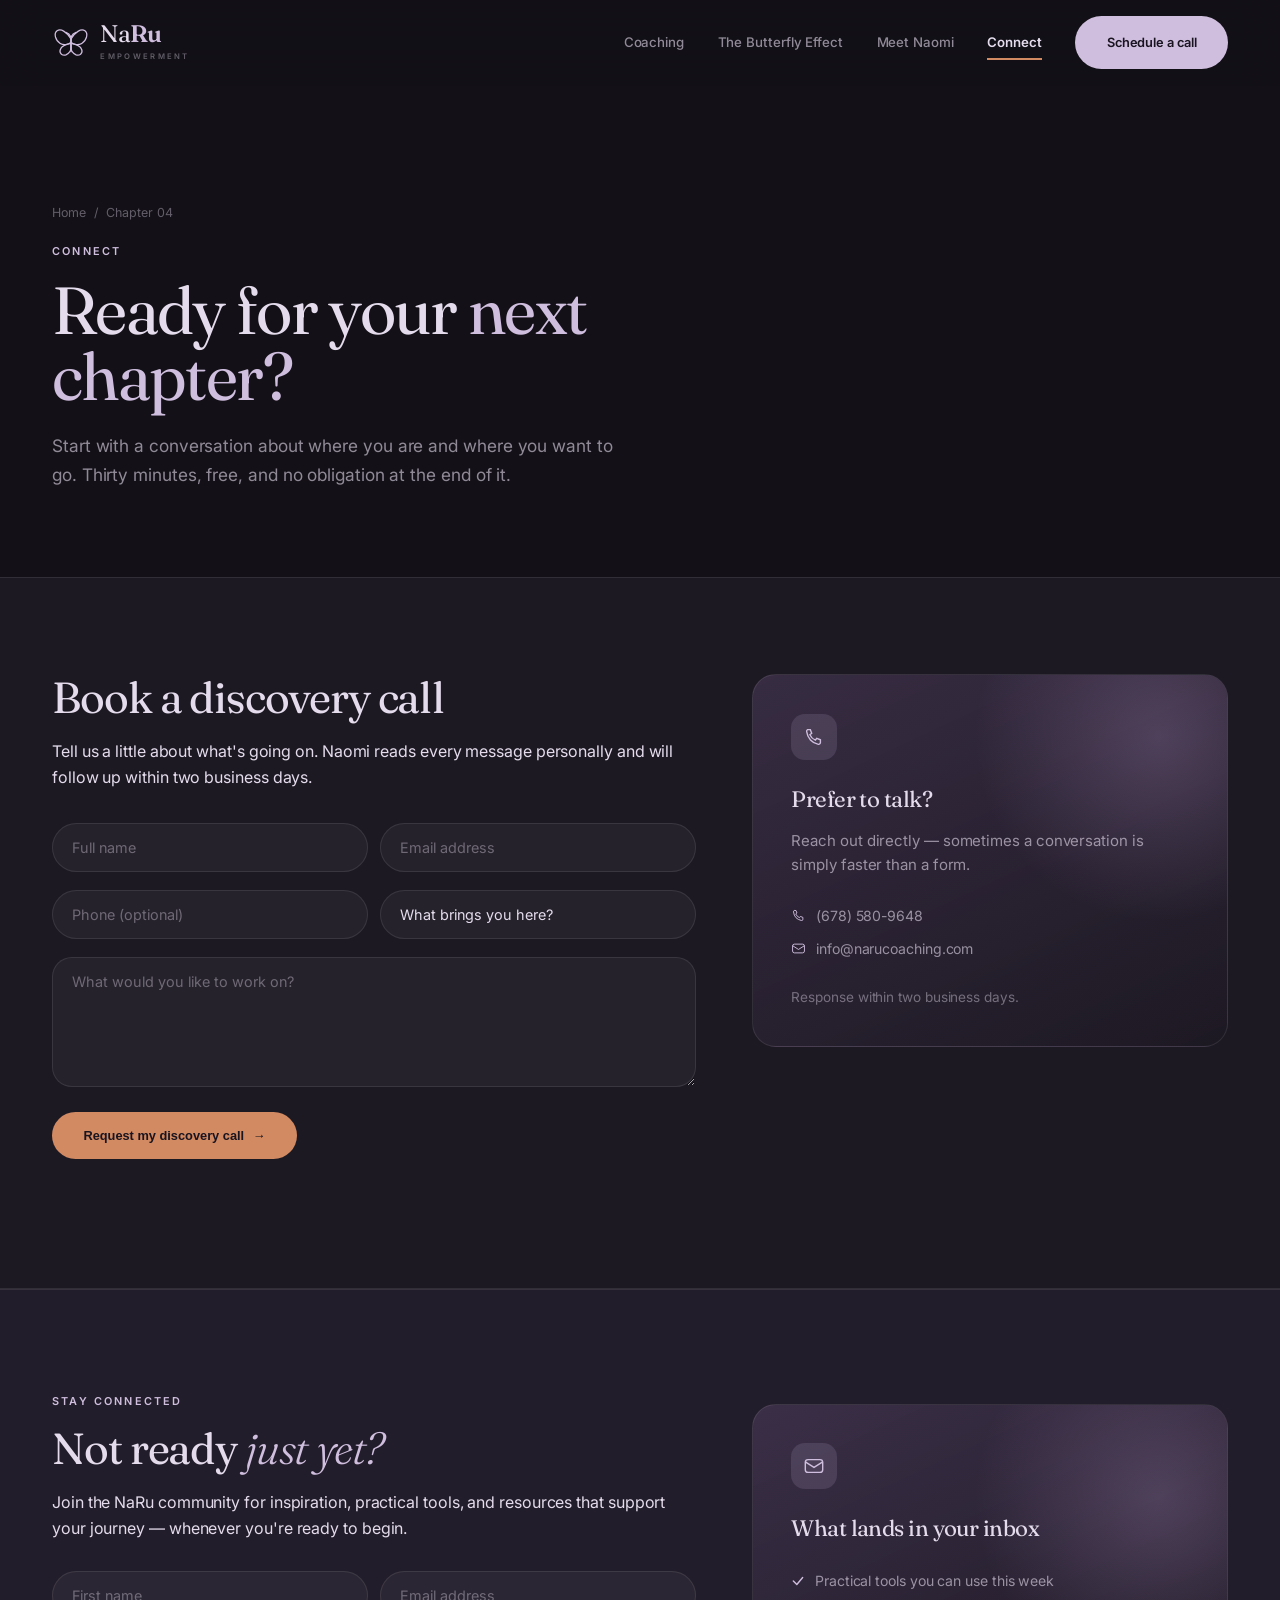
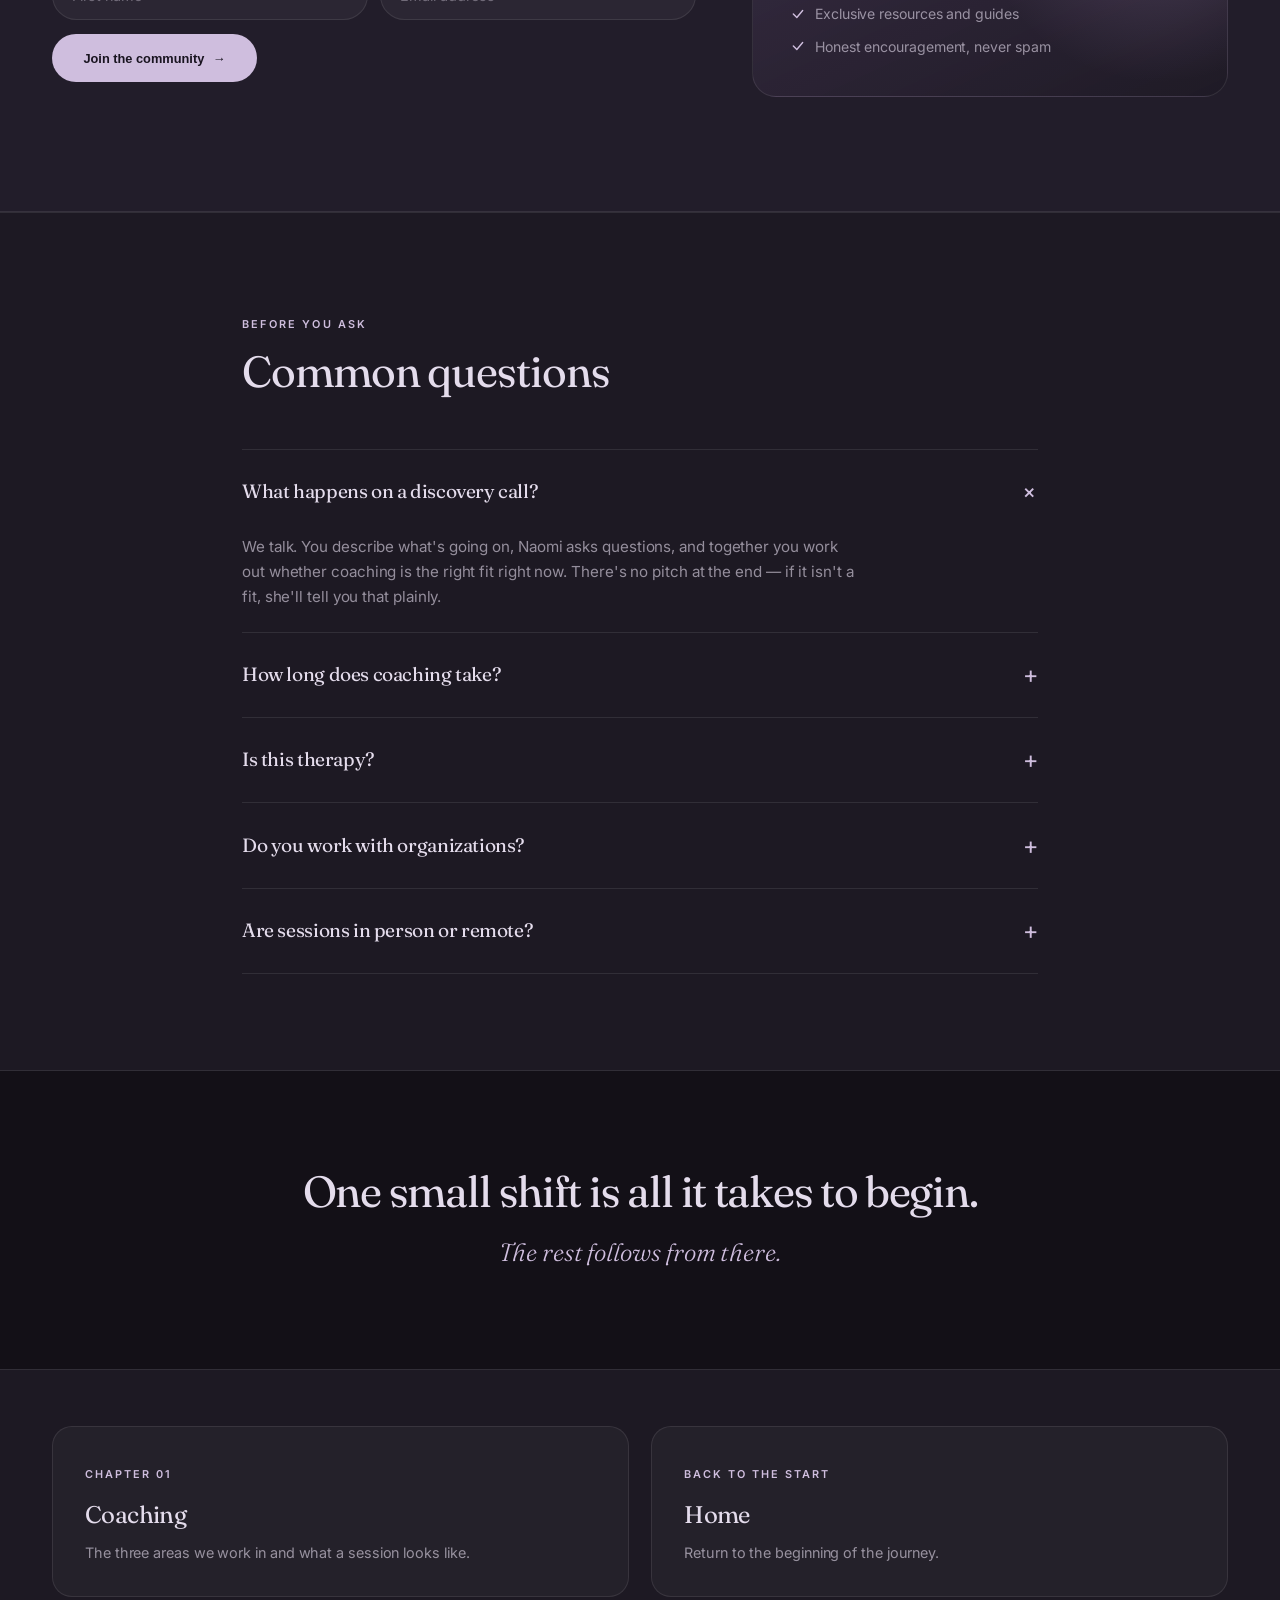
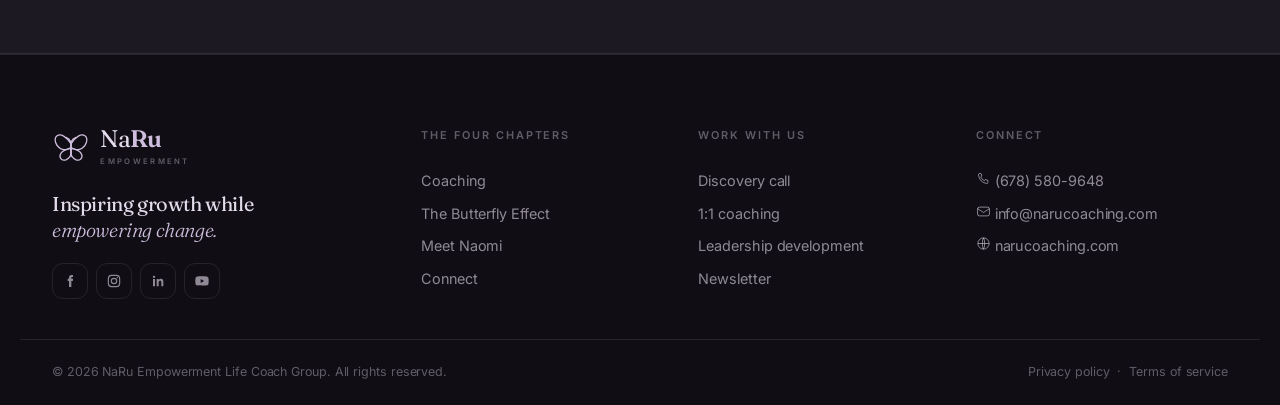
<file: connect.html>
<!doctype html>
<html lang="en">
<head>
<meta charset="utf-8">
<meta name="viewport" content="width=device-width, initial-scale=1">
<title>Connect — NaRu Empowerment Life Coach Group</title>
<meta name="description" content="Book a discovery call, send a message, or join the NaRu community.">
<link rel="canonical" href="https://me5050-cu.github.io/naru-empowerment/connect.html">
<meta name="theme-color" content="#131017">
<link rel="icon" href="data:image/svg+xml,%3Csvg%20xmlns%3D%27http%3A%2F%2Fwww.w3.org%2F2000%2Fsvg%27%20viewBox%3D%270%200%20120%20100%27%3E%3Cg%20fill%3D%27none%27%20stroke%3D%27%2523CFBEDE%27%20stroke-width%3D%277%27%20stroke-linejoin%3D%27round%27%20stroke-linecap%3D%27round%27%3E%3Cpath%20d%3D%27M60%2038C72%2016%2092%204%20104%2012c11%208%206%2030-10%2040-11%207-27%204-34-4Z%27%2F%3E%3Cpath%20d%3D%27M60%2052c13%202%2030%208%2034%2020%204%2012-8%2020-18%2016-11-5-16-14-16-24Z%27%2F%3E%3Cpath%20d%3D%27M60%2038C48%2016%2028%204%2016%2012%205%2020%2010%2042%2026%2052c11%207%2027%204%2034-4Z%27%2F%3E%3Cpath%20d%3D%27M60%2052c-13%202-30%208-34%2020-4%2012%208%2020%2018%2016%2011-5%2016-14%2016-24Z%27%2F%3E%3Cpath%20d%3D%27M60%2032v46%27%2F%3E%3C%2Fg%3E%3C%2Fsvg%3E">
<meta property="og:type" content="website">
<meta property="og:site_name" content="NaRu Empowerment Life Coach Group">
<meta property="og:title" content="Connect — NaRu Empowerment Life Coach Group">
<meta property="og:description" content="Book a discovery call, send a message, or join the NaRu community.">
<meta property="og:url" content="https://me5050-cu.github.io/naru-empowerment/connect.html">
<meta name="twitter:card" content="summary">
<meta name="twitter:title" content="Connect — NaRu Empowerment Life Coach Group">
<meta name="twitter:description" content="Book a discovery call, send a message, or join the NaRu community.">
<link rel="preconnect" href="https://fonts.googleapis.com">
<link rel="preconnect" href="https://fonts.gstatic.com" crossorigin>
<link href="https://fonts.googleapis.com/css2?family=Fraunces:opsz,wght@9..144,300;9..144,400;9..144,500;9..144,600&family=Inter:wght@300;400;500;600;700&display=swap" rel="stylesheet">
<link rel="stylesheet" href="assets/site.css?v=3b0e0f9a95">
<noscript><style>.rv{opacity:1!important;transform:none!important}</style></noscript>
</head>
<body>


<svg width="0" height="0" style="position:absolute" aria-hidden="true">
  <symbol id="bfly-mark" viewBox="0 0 120 100">
    <g fill="none" stroke="currentColor" stroke-width="4" stroke-linejoin="round" stroke-linecap="round">
      <path d="M60 38C72 16 92 4 104 12c11 8 6 30-10 40-11 7-27 4-34-4Z"/>
      <path d="M60 52c13 2 30 8 34 20 4 12-8 20-18 16-11-5-16-14-16-24Z"/>
      <path d="M60 38C48 16 28 4 16 12 5 20 10 42 26 52c11 7 27 4 34-4Z"/>
      <path d="M60 52c-13 2-30 8-34 20-4 12 8 20 18 16 11-5 16-14 16-24Z"/>
      <path d="M60 32v46"/>
      <path d="M60 32c-4-8-10-13-16-15M60 32c4-8 10-13 16-15"/>
    </g>
  </symbol>
</svg>

<a class="skip" href="#main">Skip to content</a>

<header id="hdr">
  <div class="nav">
    <a class="logo" href="index.html" aria-label="NaRu Empowerment home">
      <svg class="mark" viewBox="0 0 120 100"><use href="#bfly-mark"/></svg>
      <div>
        <div class="name">Na<b>Ru</b></div>
        <div class="sub">Empowerment</div>
      </div>
    </a>
    <nav class="navlinks" id="navlinks">
      <a href="coaching.html">Coaching</a>
      <a href="butterfly-effect.html">The Butterfly Effect</a>
      <a href="naomi.html">Meet Naomi</a>
      <a href="connect.html">Connect</a>
      <a class="btn btn-ink" href="connect.html#book">Schedule a call</a>
    </nav>
    <button class="navtoggle" id="navtoggle" aria-label="Menu" aria-expanded="false"><span></span><span></span><span></span></button>
  </div>
</header>

<main id="main">

<section class="phero">
  <div class="wrap">
    <p class="crumb rv"><a href="index.html">Home</a> &nbsp;/&nbsp; Chapter 04</p>
    <div class="rv">
      <span class="eyebrow">Connect</span>
      <h1>Ready for your <span class="mv">next chapter?</span></h1>
      <p class="sub">Start with a conversation about where you are and where you want to go. Thirty minutes, free, and no obligation at the end of it.</p>
    </div>
  </div>
</section>

<section class="pad veil" id="book">
  <div class="wrap">
    <div class="split split-wide">
      <div class="rv">
        <h2 class="sec">Book a discovery call</h2>
        <p style="color:var(--muted);margin-bottom:2rem">Tell us a little about what's going on. Naomi reads every message personally and will follow up within two business days.</p>
        <form data-demo data-ok="Thank you &mdash; your request is in. Naomi will follow up within two business days.">
          <div class="frow" style="margin-bottom:1.1rem">
            <input class="field" type="text" name="name" placeholder="Full name" autocomplete="name" required>
            <input class="field" type="email" name="email" placeholder="Email address" autocomplete="email" required>
          </div>
          <div class="frow" style="margin-bottom:1.1rem">
            <input class="field" type="tel" name="phone" placeholder="Phone (optional)" autocomplete="tel">
            <select class="field" name="area" style="flex:1 1 190px;width:auto">
              <option value="">What brings you here?</option>
              <option>Spiritual growth</option>
              <option>Emotional healing</option>
              <option>Professional development</option>
              <option>Not sure yet</option>
            </select>
          </div>
          <div class="fgroup">
            <textarea class="field" name="message" placeholder="What would you like to work on?"></textarea>
          </div>
          <button class="btn btn-clay" type="submit">Request my discovery call <span class="arw">&rarr;</span></button>
          <p class="formnote"></p>
        </form>
      </div>

      <div class="rv">
        <div class="darkcard">
          <div class="ring"><svg width="22" height="22" viewBox="0 0 24 24" fill="none" stroke="currentColor" stroke-width="1.5"><path d="M5 4h3l1.5 4-2 1.5a12 12 0 0 0 6 6L15 13.5 19 15v3a2 2 0 0 1-2.2 2A16 16 0 0 1 4 6.2 2 2 0 0 1 5 4Z"/></svg></div>
          <h3>Prefer to talk?</h3>
          <p>Reach out directly &mdash; sometimes a conversation is simply faster than a form.</p>
          <ul style="margin-top:1.6rem">
            <li><svg width="15" height="15" viewBox="0 0 24 24" fill="none" stroke="currentColor" stroke-width="1.5"><path d="M5 4h3l1.5 4-2 1.5a12 12 0 0 0 6 6L15 13.5 19 15v3a2 2 0 0 1-2.2 2A16 16 0 0 1 4 6.2 2 2 0 0 1 5 4Z"/></svg> <a href="tel:+16785809648">(678) 580-9648</a></li>
            <li><svg width="15" height="15" viewBox="0 0 24 24" fill="none" stroke="currentColor" stroke-width="1.5"><rect x="2.5" y="5" width="19" height="14" rx="3"/><path d="m2.5 7.5 9.5 6 9.5-6"/></svg> <a href="mailto:info@narucoaching.com">info@narucoaching.com</a></li>
          </ul>
          <p style="margin-top:1.6rem;font-size:.85rem;opacity:.7">Response within two business days.</p>
        </div>
      </div>
    </div>
  </div>
</section>

<section class="pad veil-2" id="newsletter">
  <div class="wrap">
    <div class="split split-wide split-mid">
      <div class="rv">
        <span class="eyebrow">Stay connected</span>
        <h2 class="sec" style="margin-top:.8rem">Not ready <em class="it mv">just yet?</em></h2>
        <p style="color:var(--muted);margin-bottom:1.8rem">Join the NaRu community for inspiration, practical tools, and resources that support your journey &mdash; whenever you're ready to begin.</p>
        <form data-demo data-ok="Welcome to the NaRu community &mdash; check your inbox.">
          <div class="frow">
            <input class="field" type="text" name="first" placeholder="First name" autocomplete="given-name" required>
            <input class="field" type="email" name="email" placeholder="Email address" autocomplete="email" required>
          </div>
          <button class="btn btn-ink" style="margin-top:.9rem" type="submit">Join the community <span class="arw">&rarr;</span></button>
          <p class="formnote"></p>
        </form>
      </div>
      <div class="rv">
        <div class="darkcard">
          <div class="ring"><svg width="22" height="22" viewBox="0 0 24 24" fill="none" stroke="currentColor" stroke-width="1.5"><rect x="2.5" y="5" width="19" height="14" rx="3"/><path d="m2.5 7.5 9.5 6 9.5-6"/></svg></div>
          <h3>What lands in your inbox</h3>
          <ul>
            <li><svg width="14" height="14" viewBox="0 0 24 24" fill="none" stroke="currentColor" stroke-width="2.4" stroke-linecap="round" stroke-linejoin="round"><path d="m4 12 6 6L20 6"/></svg> Practical tools you can use this week</li>
            <li><svg width="14" height="14" viewBox="0 0 24 24" fill="none" stroke="currentColor" stroke-width="2.4" stroke-linecap="round" stroke-linejoin="round"><path d="m4 12 6 6L20 6"/></svg> Exclusive resources and guides</li>
            <li><svg width="14" height="14" viewBox="0 0 24 24" fill="none" stroke="currentColor" stroke-width="2.4" stroke-linecap="round" stroke-linejoin="round"><path d="m4 12 6 6L20 6"/></svg> Honest encouragement, never spam</li>
          </ul>
        </div>
      </div>
    </div>
  </div>
</section>

<section class="pad veil">
  <div class="wrap" style="max-width:860px">
    <div class="sec-head rv"><span class="eyebrow">Before you ask</span><h2 class="sec" style="margin-top:.8rem">Common questions</h2></div>
    <div class="faq rv">
      <details open><summary>What happens on a discovery call?</summary><p>We talk. You describe what's going on, Naomi asks questions, and together you work out whether coaching is the right fit right now. There's no pitch at the end &mdash; if it isn't a fit, she'll tell you that plainly.</p></details>
      <details><summary>How long does coaching take?</summary><p>It depends entirely on what you're working through. Some people come for a focused season of eight to twelve weeks around a specific transition; others stay longer. You'll never be locked into something that isn't serving you.</p></details>
      <details><summary>Is this therapy?</summary><p>No. Coaching is forward-facing and action-oriented; therapy treats mental health conditions and processes the past clinically. The two work well alongside each other, and Naomi will say so if what you're describing calls for a licensed clinician.</p></details>
      <details><summary>Do you work with organizations?</summary><p>Yes. Leadership development and HR consulting are part of the practice. Reach out through the form above with a note about your team and what you're trying to move.</p></details>
      <details><summary>Are sessions in person or remote?</summary><p>Both. Most clients meet remotely by video, which keeps scheduling flexible. In-person sessions are available depending on location.</p></details>
    </div>
  </div>
</section>

<section class="quote veil-ink">
  <div class="wrap rv">
    <p class="l1">One small shift is all it takes to begin.</p>
    <p class="l2">The rest follows from there.</p>
  </div>
</section>
<section class="veil"><div class="wrap"><div class="pager">
<a class="pagecard rv" href="coaching.html"><span>Chapter 01</span><h4>Coaching</h4><p>The three areas we work in and what a session looks like.</p></a>
<a class="pagecard rv" href="index.html"><span>Back to the start</span><h4>Home</h4><p>Return to the beginning of the journey.</p></a>
</div></div></section></main>

<footer>
  <div class="foot">
    <div>
      <div class="logo">
        <svg class="mark" viewBox="0 0 120 100"><use href="#bfly-mark"/></svg>
        <div>
          <div class="name">Na<b>Ru</b></div>
          <div class="sub">Empowerment</div>
        </div>
      </div>
      <p class="tagline">Inspiring growth while<br><em>empowering change.</em></p>
      <div class="social">
        <a href="#" aria-label="Facebook"><svg width="16" height="16" viewBox="0 0 24 24" fill="currentColor"><path d="M14 8.5V7c0-.8.4-1 1-1h1.5V3H14c-2.2 0-3.5 1.4-3.5 3.6V8.5H8.5V12h2V21H14v-9h2.3l.4-3.5H14Z"/></svg></a>
        <a href="#" aria-label="Instagram"><svg width="16" height="16" viewBox="0 0 24 24" fill="none" stroke="currentColor" stroke-width="1.7"><rect x="3.5" y="3.5" width="17" height="17" rx="5"/><circle cx="12" cy="12" r="4"/><circle cx="17" cy="7" r="1" fill="currentColor" stroke="none"/></svg></a>
        <a href="#" aria-label="LinkedIn"><svg width="16" height="16" viewBox="0 0 24 24" fill="currentColor"><path d="M4.5 9h3v11h-3zM6 4a1.8 1.8 0 1 0 0 3.6A1.8 1.8 0 0 0 6 4Zm4 5h2.9v1.5c.5-.9 1.7-1.8 3.3-1.8 3 0 3.8 1.8 3.8 4.4V20h-3v-6c0-1.5-.6-2.4-1.9-2.4-1.2 0-2.1.9-2.1 2.4v6h-3Z"/></svg></a>
        <a href="#" aria-label="YouTube"><svg width="16" height="16" viewBox="0 0 24 24" fill="currentColor"><path d="M22 12s0-3.2-.4-4.7a2.5 2.5 0 0 0-1.7-1.8C18.3 5 12 5 12 5s-6.3 0-7.9.5A2.5 2.5 0 0 0 2.4 7.3C2 8.8 2 12 2 12s0 3.2.4 4.7c.2.9.9 1.6 1.7 1.8C5.7 19 12 19 12 19s6.3 0 7.9-.5a2.5 2.5 0 0 0 1.7-1.8C22 15.2 22 12 22 12ZM10 15V9l5.2 3Z"/></svg></a>
      </div>
    </div>
    <div>
      <h4>The four chapters</h4>
      <a href="coaching.html">Coaching</a>
      <a href="butterfly-effect.html">The Butterfly Effect</a>
      <a href="naomi.html">Meet Naomi</a>
      <a href="connect.html">Connect</a>
    </div>
    <div>
      <h4>Work with us</h4>
      <a href="connect.html#book">Discovery call</a>
      <a href="coaching.html#one-to-one">1:1 coaching</a>
      <a href="coaching.html#leadership">Leadership development</a>
      <a href="connect.html#newsletter">Newsletter</a>
    </div>
    <div>
      <h4>Connect</h4>
      <a class="contact-row" href="tel:+16785809648"><svg width="15" height="15" viewBox="0 0 24 24" fill="none" stroke="currentColor" stroke-width="1.5"><path d="M5 4h3l1.5 4-2 1.5a12 12 0 0 0 6 6L15 13.5 19 15v3a2 2 0 0 1-2.2 2A16 16 0 0 1 4 6.2 2 2 0 0 1 5 4Z"/></svg> (678) 580-9648</a>
      <a class="contact-row" href="mailto:info@narucoaching.com"><svg width="15" height="15" viewBox="0 0 24 24" fill="none" stroke="currentColor" stroke-width="1.5"><rect x="2.5" y="5" width="19" height="14" rx="3"/><path d="m2.5 7.5 9.5 6 9.5-6"/></svg> info@narucoaching.com</a>
      <a class="contact-row" href="index.html"><svg width="15" height="15" viewBox="0 0 24 24" fill="none" stroke="currentColor" stroke-width="1.5"><circle cx="12" cy="12" r="9"/><path d="M3 12h18M12 3c2.5 3 2.5 15 0 18M12 3c-2.5 3-2.5 15 0 18"/></svg> narucoaching.com</a>
    </div>
  </div>
  <div class="legal">
    <span>&copy; 2026 NaRu Empowerment Life Coach Group. All rights reserved.</span>
    <span><a href="#" style="display:inline">Privacy policy</a> &nbsp;&middot;&nbsp; <a href="#" style="display:inline">Terms of service</a></span>
  </div>
</footer>

<script src="assets/butterfly.js?v=3b0e0f9a95"></script>
</body>
</html>
</file>
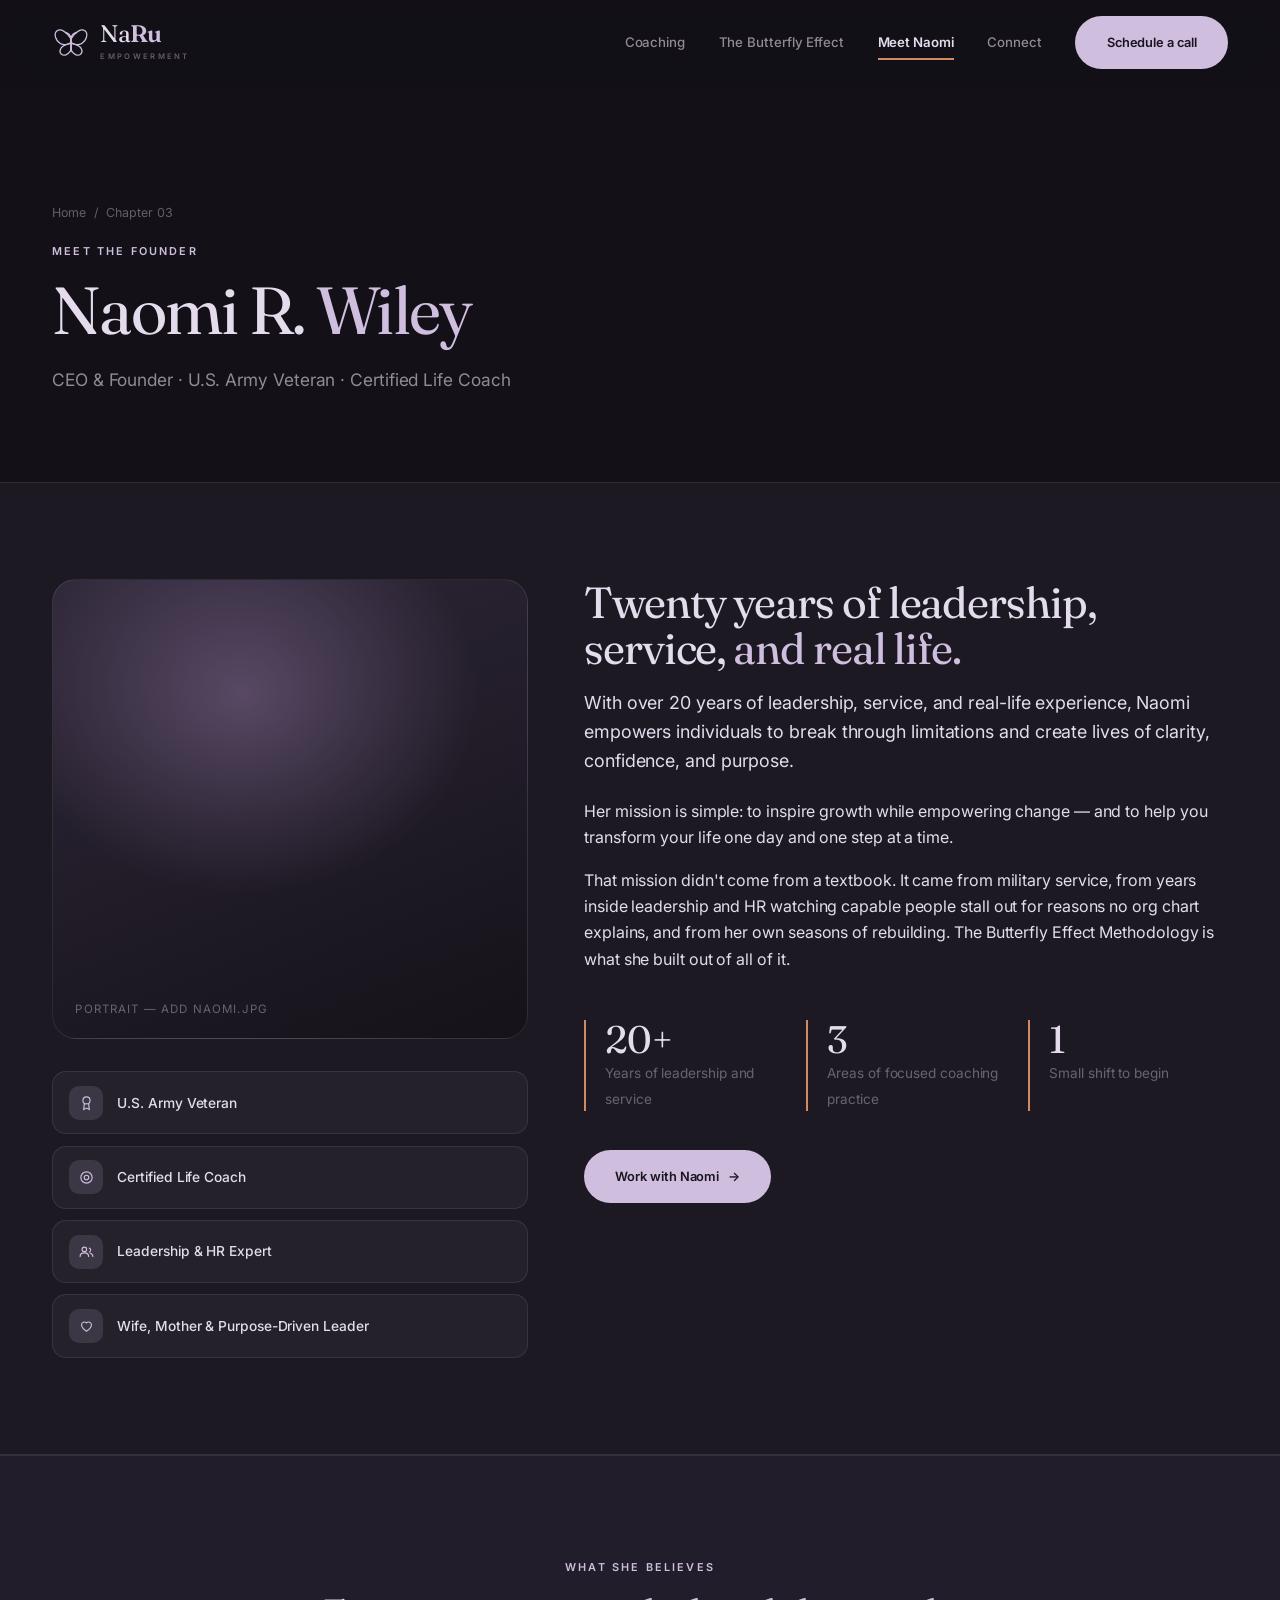
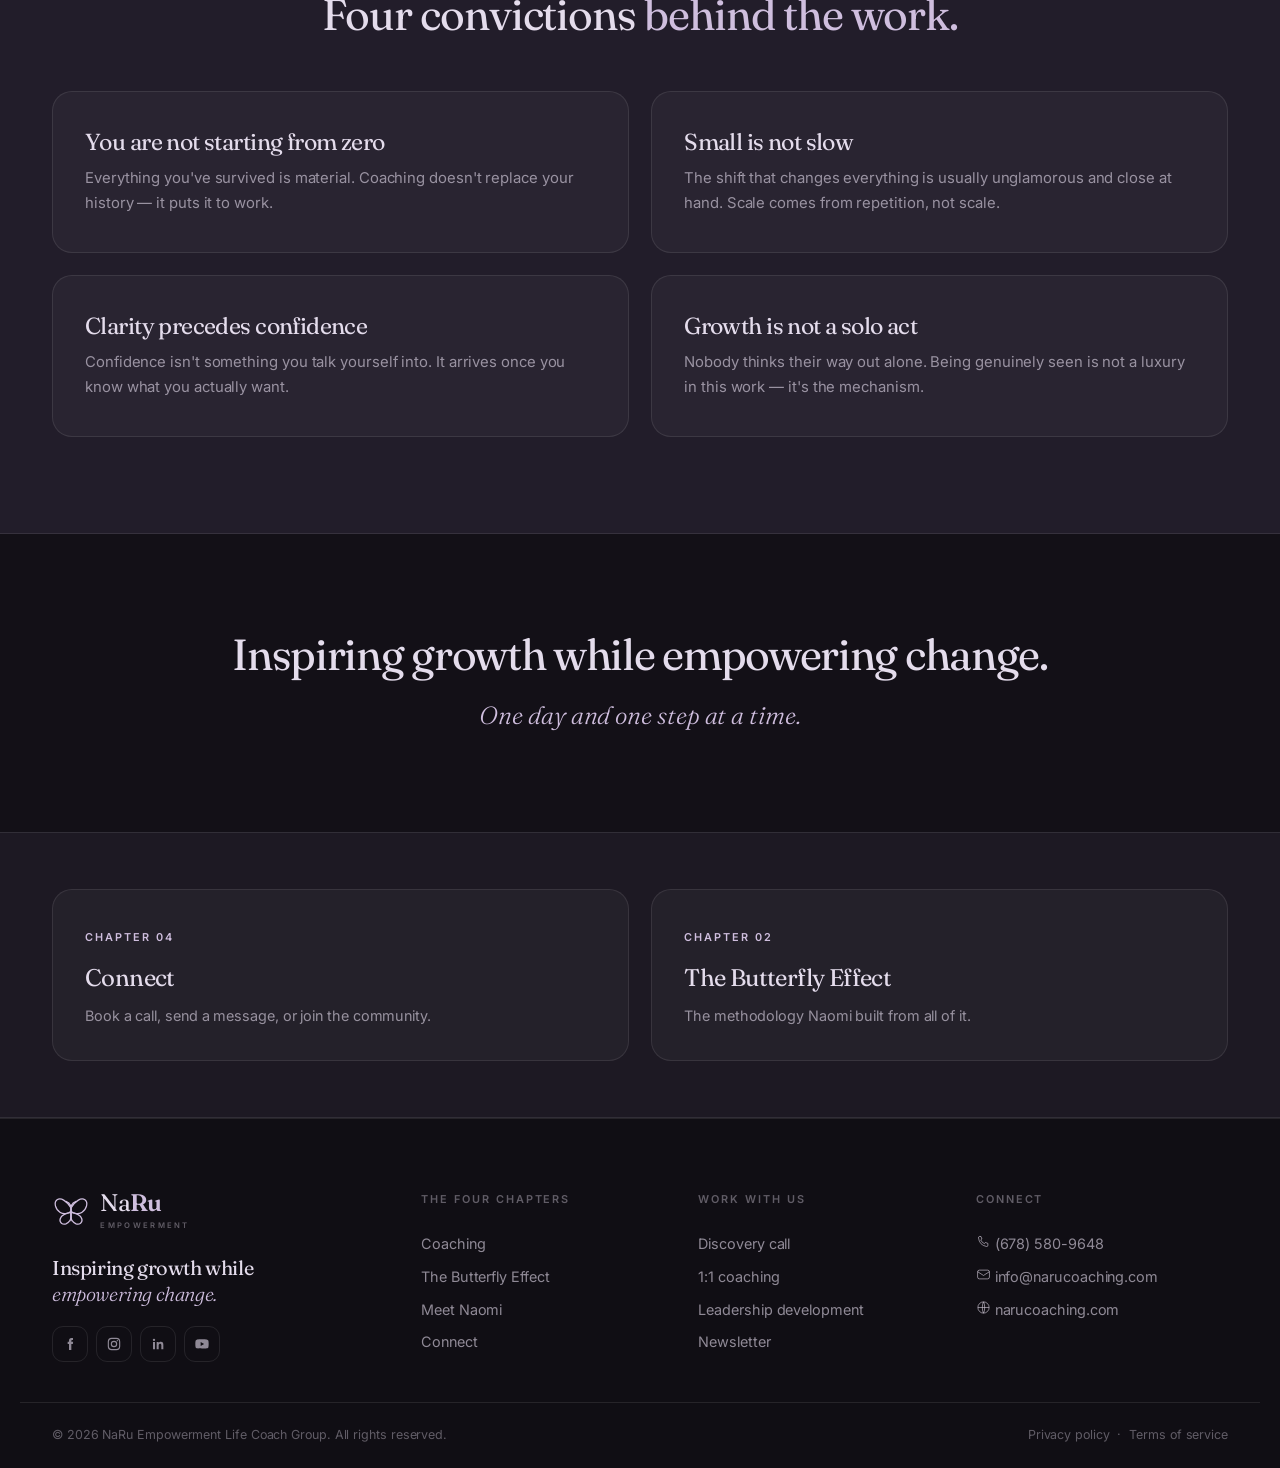
<file: naomi.html>
<!doctype html>
<html lang="en">
<head>
<meta charset="utf-8">
<meta name="viewport" content="width=device-width, initial-scale=1">
<title>Meet Naomi R. Wiley — NaRu Empowerment</title>
<meta name="description" content="Twenty years of leadership, service, and real-life experience behind NaRu Empowerment.">
<link rel="canonical" href="https://me5050-cu.github.io/naru-empowerment/naomi.html">
<meta name="theme-color" content="#131017">
<link rel="icon" href="data:image/svg+xml,%3Csvg%20xmlns%3D%27http%3A%2F%2Fwww.w3.org%2F2000%2Fsvg%27%20viewBox%3D%270%200%20120%20100%27%3E%3Cg%20fill%3D%27none%27%20stroke%3D%27%2523CFBEDE%27%20stroke-width%3D%277%27%20stroke-linejoin%3D%27round%27%20stroke-linecap%3D%27round%27%3E%3Cpath%20d%3D%27M60%2038C72%2016%2092%204%20104%2012c11%208%206%2030-10%2040-11%207-27%204-34-4Z%27%2F%3E%3Cpath%20d%3D%27M60%2052c13%202%2030%208%2034%2020%204%2012-8%2020-18%2016-11-5-16-14-16-24Z%27%2F%3E%3Cpath%20d%3D%27M60%2038C48%2016%2028%204%2016%2012%205%2020%2010%2042%2026%2052c11%207%2027%204%2034-4Z%27%2F%3E%3Cpath%20d%3D%27M60%2052c-13%202-30%208-34%2020-4%2012%208%2020%2018%2016%2011-5%2016-14%2016-24Z%27%2F%3E%3Cpath%20d%3D%27M60%2032v46%27%2F%3E%3C%2Fg%3E%3C%2Fsvg%3E">
<meta property="og:type" content="website">
<meta property="og:site_name" content="NaRu Empowerment Life Coach Group">
<meta property="og:title" content="Meet Naomi R. Wiley — NaRu Empowerment">
<meta property="og:description" content="Twenty years of leadership, service, and real-life experience behind NaRu Empowerment.">
<meta property="og:url" content="https://me5050-cu.github.io/naru-empowerment/naomi.html">
<meta name="twitter:card" content="summary">
<meta name="twitter:title" content="Meet Naomi R. Wiley — NaRu Empowerment">
<meta name="twitter:description" content="Twenty years of leadership, service, and real-life experience behind NaRu Empowerment.">
<link rel="preconnect" href="https://fonts.googleapis.com">
<link rel="preconnect" href="https://fonts.gstatic.com" crossorigin>
<link href="https://fonts.googleapis.com/css2?family=Fraunces:opsz,wght@9..144,300;9..144,400;9..144,500;9..144,600&family=Inter:wght@300;400;500;600;700&display=swap" rel="stylesheet">
<link rel="stylesheet" href="assets/site.css?v=3b0e0f9a95">
<noscript><style>.rv{opacity:1!important;transform:none!important}</style></noscript>
</head>
<body>


<svg width="0" height="0" style="position:absolute" aria-hidden="true">
  <symbol id="bfly-mark" viewBox="0 0 120 100">
    <g fill="none" stroke="currentColor" stroke-width="4" stroke-linejoin="round" stroke-linecap="round">
      <path d="M60 38C72 16 92 4 104 12c11 8 6 30-10 40-11 7-27 4-34-4Z"/>
      <path d="M60 52c13 2 30 8 34 20 4 12-8 20-18 16-11-5-16-14-16-24Z"/>
      <path d="M60 38C48 16 28 4 16 12 5 20 10 42 26 52c11 7 27 4 34-4Z"/>
      <path d="M60 52c-13 2-30 8-34 20-4 12 8 20 18 16 11-5 16-14 16-24Z"/>
      <path d="M60 32v46"/>
      <path d="M60 32c-4-8-10-13-16-15M60 32c4-8 10-13 16-15"/>
    </g>
  </symbol>
</svg>

<a class="skip" href="#main">Skip to content</a>

<header id="hdr">
  <div class="nav">
    <a class="logo" href="index.html" aria-label="NaRu Empowerment home">
      <svg class="mark" viewBox="0 0 120 100"><use href="#bfly-mark"/></svg>
      <div>
        <div class="name">Na<b>Ru</b></div>
        <div class="sub">Empowerment</div>
      </div>
    </a>
    <nav class="navlinks" id="navlinks">
      <a href="coaching.html">Coaching</a>
      <a href="butterfly-effect.html">The Butterfly Effect</a>
      <a href="naomi.html">Meet Naomi</a>
      <a href="connect.html">Connect</a>
      <a class="btn btn-ink" href="connect.html#book">Schedule a call</a>
    </nav>
    <button class="navtoggle" id="navtoggle" aria-label="Menu" aria-expanded="false"><span></span><span></span><span></span></button>
  </div>
</header>

<main id="main">

<section class="phero">
  <div class="wrap">
    <p class="crumb rv"><a href="index.html">Home</a> &nbsp;/&nbsp; Chapter 03</p>
    <div class="rv">
      <span class="eyebrow">Meet the founder</span>
      <h1>Naomi R. <span class="mv">Wiley</span></h1>
      <p class="sub">CEO &amp; Founder &middot; U.S. Army Veteran &middot; Certified Life Coach</p>
    </div>
  </div>
</section>

<section class="pad veil">
  <div class="wrap">
    <div class="split">
      <div class="rv">
        <div class="portrait"><div class="ph">Portrait &mdash; add naomi.jpg</div></div>
        <div class="creds">
          <div class="cred"><div class="ring"><svg width="17" height="17" viewBox="0 0 24 24" fill="none" stroke="currentColor" stroke-width="1.6"><circle cx="12" cy="9" r="5"/><path d="M9 13.5 8 22l4-2.2L16 22l-1-8.5"/></svg></div><span>U.S. Army Veteran</span></div>
          <div class="cred"><div class="ring"><svg width="17" height="17" viewBox="0 0 24 24" fill="none" stroke="currentColor" stroke-width="1.6"><circle cx="12" cy="12" r="8"/><circle cx="12" cy="12" r="3.2"/></svg></div><span>Certified Life Coach</span></div>
          <div class="cred"><div class="ring"><svg width="17" height="17" viewBox="0 0 24 24" fill="none" stroke="currentColor" stroke-width="1.6" stroke-linecap="round"><circle cx="9" cy="9" r="3.2"/><path d="M3 19c0-3.3 2.7-5 6-5s6 1.7 6 5"/><path d="M16 7.2a3 3 0 0 1 0 5.6M17.5 14.4c2 .7 3.5 2.3 3.5 4.6"/></svg></div><span>Leadership &amp; HR Expert</span></div>
          <div class="cred"><div class="ring"><svg width="17" height="17" viewBox="0 0 24 24" fill="none" stroke="currentColor" stroke-width="1.6"><path d="M12 20s-7-4.4-7-9a4 4 0 0 1 7-2.6A4 4 0 0 1 19 11c0 4.6-7 9-7 9Z"/></svg></div><span>Wife, Mother &amp; Purpose-Driven Leader</span></div>
        </div>
      </div>
      <div class="rv">
        <h2 class="sec">Twenty years of leadership, service, <span class="mv">and real life.</span></h2>
        <p class="lede">With over 20 years of leadership, service, and real-life experience, Naomi empowers individuals to break through limitations and create lives of clarity, confidence, and purpose.</p>
        <p style="color:var(--muted);margin-top:1.4rem">Her mission is simple: to inspire growth while empowering change &mdash; and to help you transform your life one day and one step at a time.</p>
        <p style="color:var(--muted)">That mission didn't come from a textbook. It came from military service, from years inside leadership and HR watching capable people stall out for reasons no org chart explains, and from her own seasons of rebuilding. The Butterfly Effect Methodology is what she built out of all of it.</p>

        <div class="factrow">
          <div class="fact"><b>20+</b><span>Years of leadership and service</span></div>
          <div class="fact"><b>3</b><span>Areas of focused coaching practice</span></div>
          <div class="fact"><b>1</b><span>Small shift to begin</span></div>
        </div>

        <a class="btn btn-ink" style="margin-top:2.4rem" href="connect.html#book">Work with Naomi <span class="arw">&rarr;</span></a>
      </div>
    </div>
  </div>
</section>

<section class="pad veil-2">
  <div class="wrap">
    <div class="sec-head rv" style="margin-inline:auto;text-align:center">
      <span class="eyebrow">What she believes</span>
      <h2 class="sec" style="margin-top:.8rem">Four convictions <span class="mv">behind the work.</span></h2>
    </div>
    <div class="grid-2">
      <div class="card rv"><h3>You are not starting from zero</h3><p>Everything you've survived is material. Coaching doesn't replace your history &mdash; it puts it to work.</p></div>
      <div class="card rv"><h3>Small is not slow</h3><p>The shift that changes everything is usually unglamorous and close at hand. Scale comes from repetition, not scale.</p></div>
      <div class="card rv"><h3>Clarity precedes confidence</h3><p>Confidence isn't something you talk yourself into. It arrives once you know what you actually want.</p></div>
      <div class="card rv"><h3>Growth is not a solo act</h3><p>Nobody thinks their way out alone. Being genuinely seen is not a luxury in this work &mdash; it's the mechanism.</p></div>
    </div>
  </div>
</section>

<section class="quote veil-ink">
  <div class="wrap rv">
    <p class="l1">Inspiring growth while empowering change.</p>
    <p class="l2">One day and one step at a time.</p>
  </div>
</section>
<section class="veil"><div class="wrap"><div class="pager">
<a class="pagecard rv" href="connect.html"><span>Chapter 04</span><h4>Connect</h4><p>Book a call, send a message, or join the community.</p></a>
<a class="pagecard rv" href="butterfly-effect.html"><span>Chapter 02</span><h4>The Butterfly Effect</h4><p>The methodology Naomi built from all of it.</p></a>
</div></div></section></main>

<footer>
  <div class="foot">
    <div>
      <div class="logo">
        <svg class="mark" viewBox="0 0 120 100"><use href="#bfly-mark"/></svg>
        <div>
          <div class="name">Na<b>Ru</b></div>
          <div class="sub">Empowerment</div>
        </div>
      </div>
      <p class="tagline">Inspiring growth while<br><em>empowering change.</em></p>
      <div class="social">
        <a href="#" aria-label="Facebook"><svg width="16" height="16" viewBox="0 0 24 24" fill="currentColor"><path d="M14 8.5V7c0-.8.4-1 1-1h1.5V3H14c-2.2 0-3.5 1.4-3.5 3.6V8.5H8.5V12h2V21H14v-9h2.3l.4-3.5H14Z"/></svg></a>
        <a href="#" aria-label="Instagram"><svg width="16" height="16" viewBox="0 0 24 24" fill="none" stroke="currentColor" stroke-width="1.7"><rect x="3.5" y="3.5" width="17" height="17" rx="5"/><circle cx="12" cy="12" r="4"/><circle cx="17" cy="7" r="1" fill="currentColor" stroke="none"/></svg></a>
        <a href="#" aria-label="LinkedIn"><svg width="16" height="16" viewBox="0 0 24 24" fill="currentColor"><path d="M4.5 9h3v11h-3zM6 4a1.8 1.8 0 1 0 0 3.6A1.8 1.8 0 0 0 6 4Zm4 5h2.9v1.5c.5-.9 1.7-1.8 3.3-1.8 3 0 3.8 1.8 3.8 4.4V20h-3v-6c0-1.5-.6-2.4-1.9-2.4-1.2 0-2.1.9-2.1 2.4v6h-3Z"/></svg></a>
        <a href="#" aria-label="YouTube"><svg width="16" height="16" viewBox="0 0 24 24" fill="currentColor"><path d="M22 12s0-3.2-.4-4.7a2.5 2.5 0 0 0-1.7-1.8C18.3 5 12 5 12 5s-6.3 0-7.9.5A2.5 2.5 0 0 0 2.4 7.3C2 8.8 2 12 2 12s0 3.2.4 4.7c.2.9.9 1.6 1.7 1.8C5.7 19 12 19 12 19s6.3 0 7.9-.5a2.5 2.5 0 0 0 1.7-1.8C22 15.2 22 12 22 12ZM10 15V9l5.2 3Z"/></svg></a>
      </div>
    </div>
    <div>
      <h4>The four chapters</h4>
      <a href="coaching.html">Coaching</a>
      <a href="butterfly-effect.html">The Butterfly Effect</a>
      <a href="naomi.html">Meet Naomi</a>
      <a href="connect.html">Connect</a>
    </div>
    <div>
      <h4>Work with us</h4>
      <a href="connect.html#book">Discovery call</a>
      <a href="coaching.html#one-to-one">1:1 coaching</a>
      <a href="coaching.html#leadership">Leadership development</a>
      <a href="connect.html#newsletter">Newsletter</a>
    </div>
    <div>
      <h4>Connect</h4>
      <a class="contact-row" href="tel:+16785809648"><svg width="15" height="15" viewBox="0 0 24 24" fill="none" stroke="currentColor" stroke-width="1.5"><path d="M5 4h3l1.5 4-2 1.5a12 12 0 0 0 6 6L15 13.5 19 15v3a2 2 0 0 1-2.2 2A16 16 0 0 1 4 6.2 2 2 0 0 1 5 4Z"/></svg> (678) 580-9648</a>
      <a class="contact-row" href="mailto:info@narucoaching.com"><svg width="15" height="15" viewBox="0 0 24 24" fill="none" stroke="currentColor" stroke-width="1.5"><rect x="2.5" y="5" width="19" height="14" rx="3"/><path d="m2.5 7.5 9.5 6 9.5-6"/></svg> info@narucoaching.com</a>
      <a class="contact-row" href="index.html"><svg width="15" height="15" viewBox="0 0 24 24" fill="none" stroke="currentColor" stroke-width="1.5"><circle cx="12" cy="12" r="9"/><path d="M3 12h18M12 3c2.5 3 2.5 15 0 18M12 3c-2.5 3-2.5 15 0 18"/></svg> narucoaching.com</a>
    </div>
  </div>
  <div class="legal">
    <span>&copy; 2026 NaRu Empowerment Life Coach Group. All rights reserved.</span>
    <span><a href="#" style="display:inline">Privacy policy</a> &nbsp;&middot;&nbsp; <a href="#" style="display:inline">Terms of service</a></span>
  </div>
</footer>

<script src="assets/butterfly.js?v=3b0e0f9a95"></script>
</body>
</html>
</file>
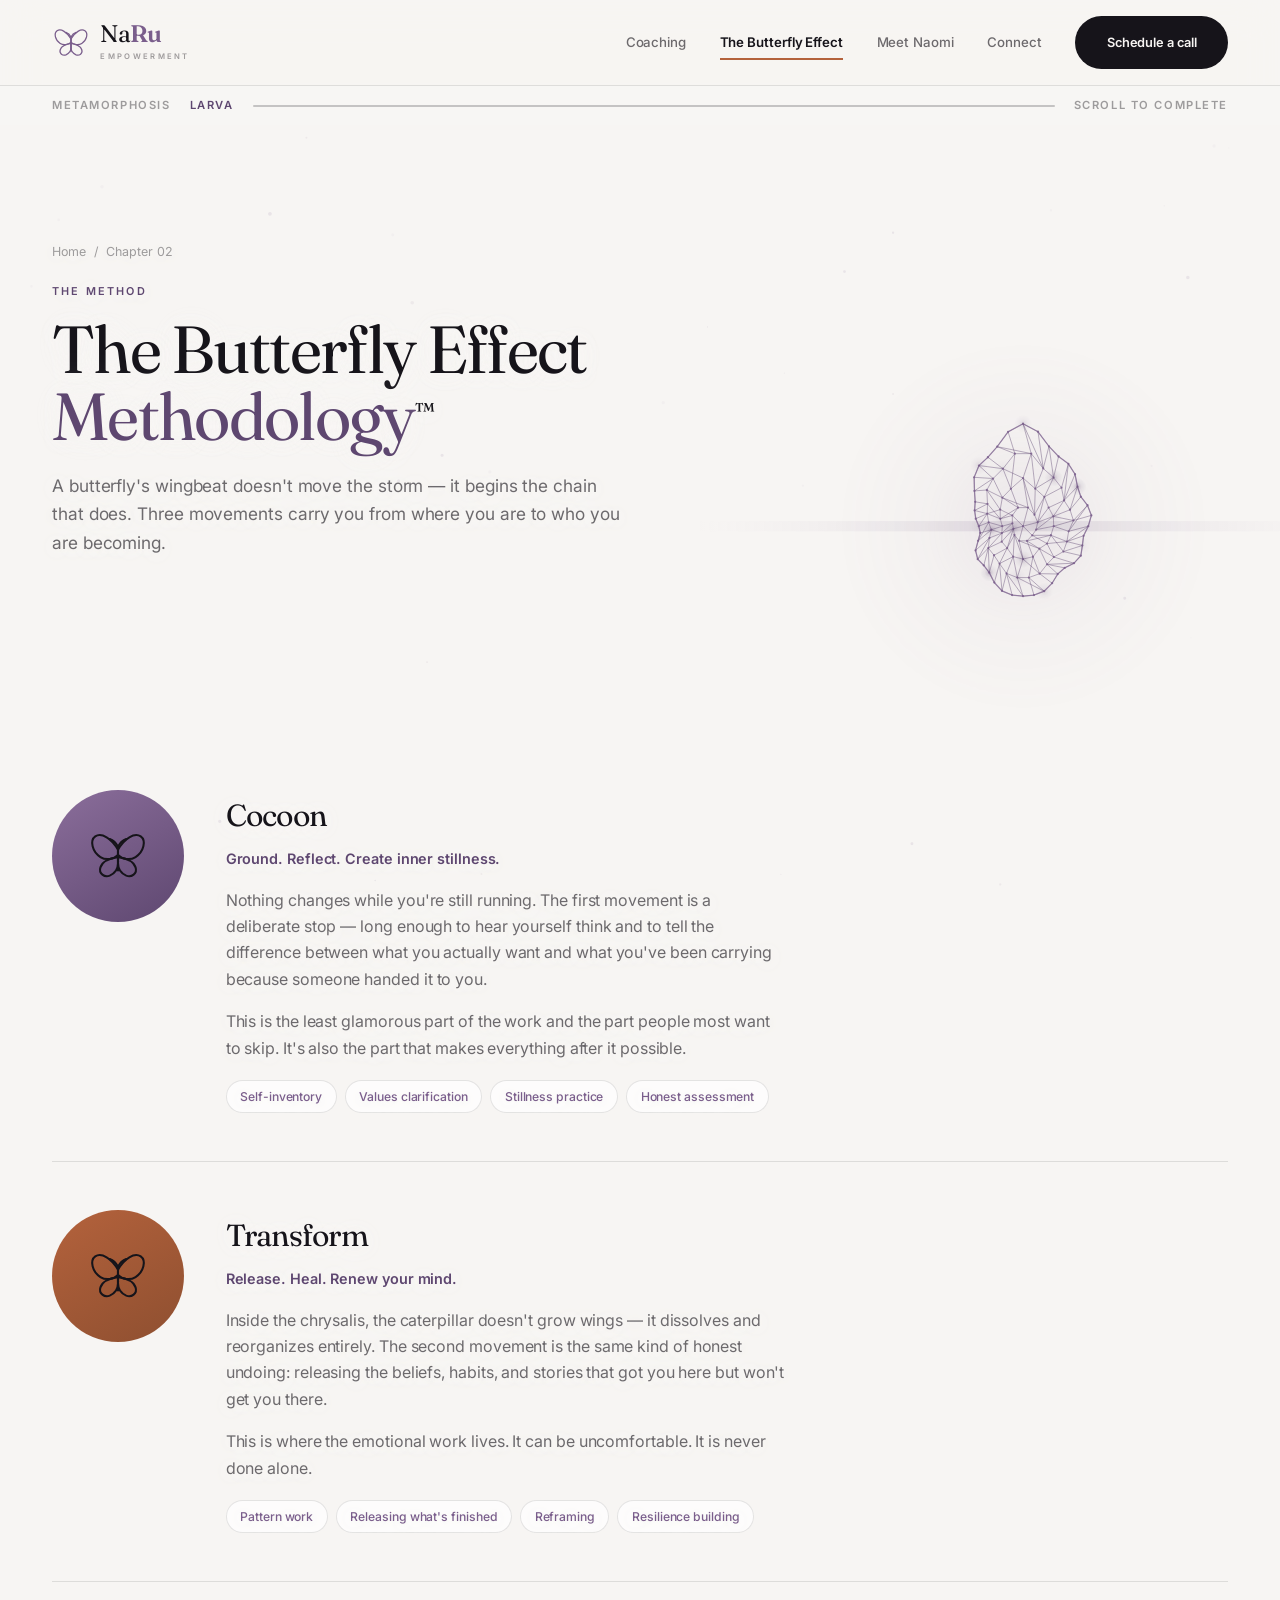
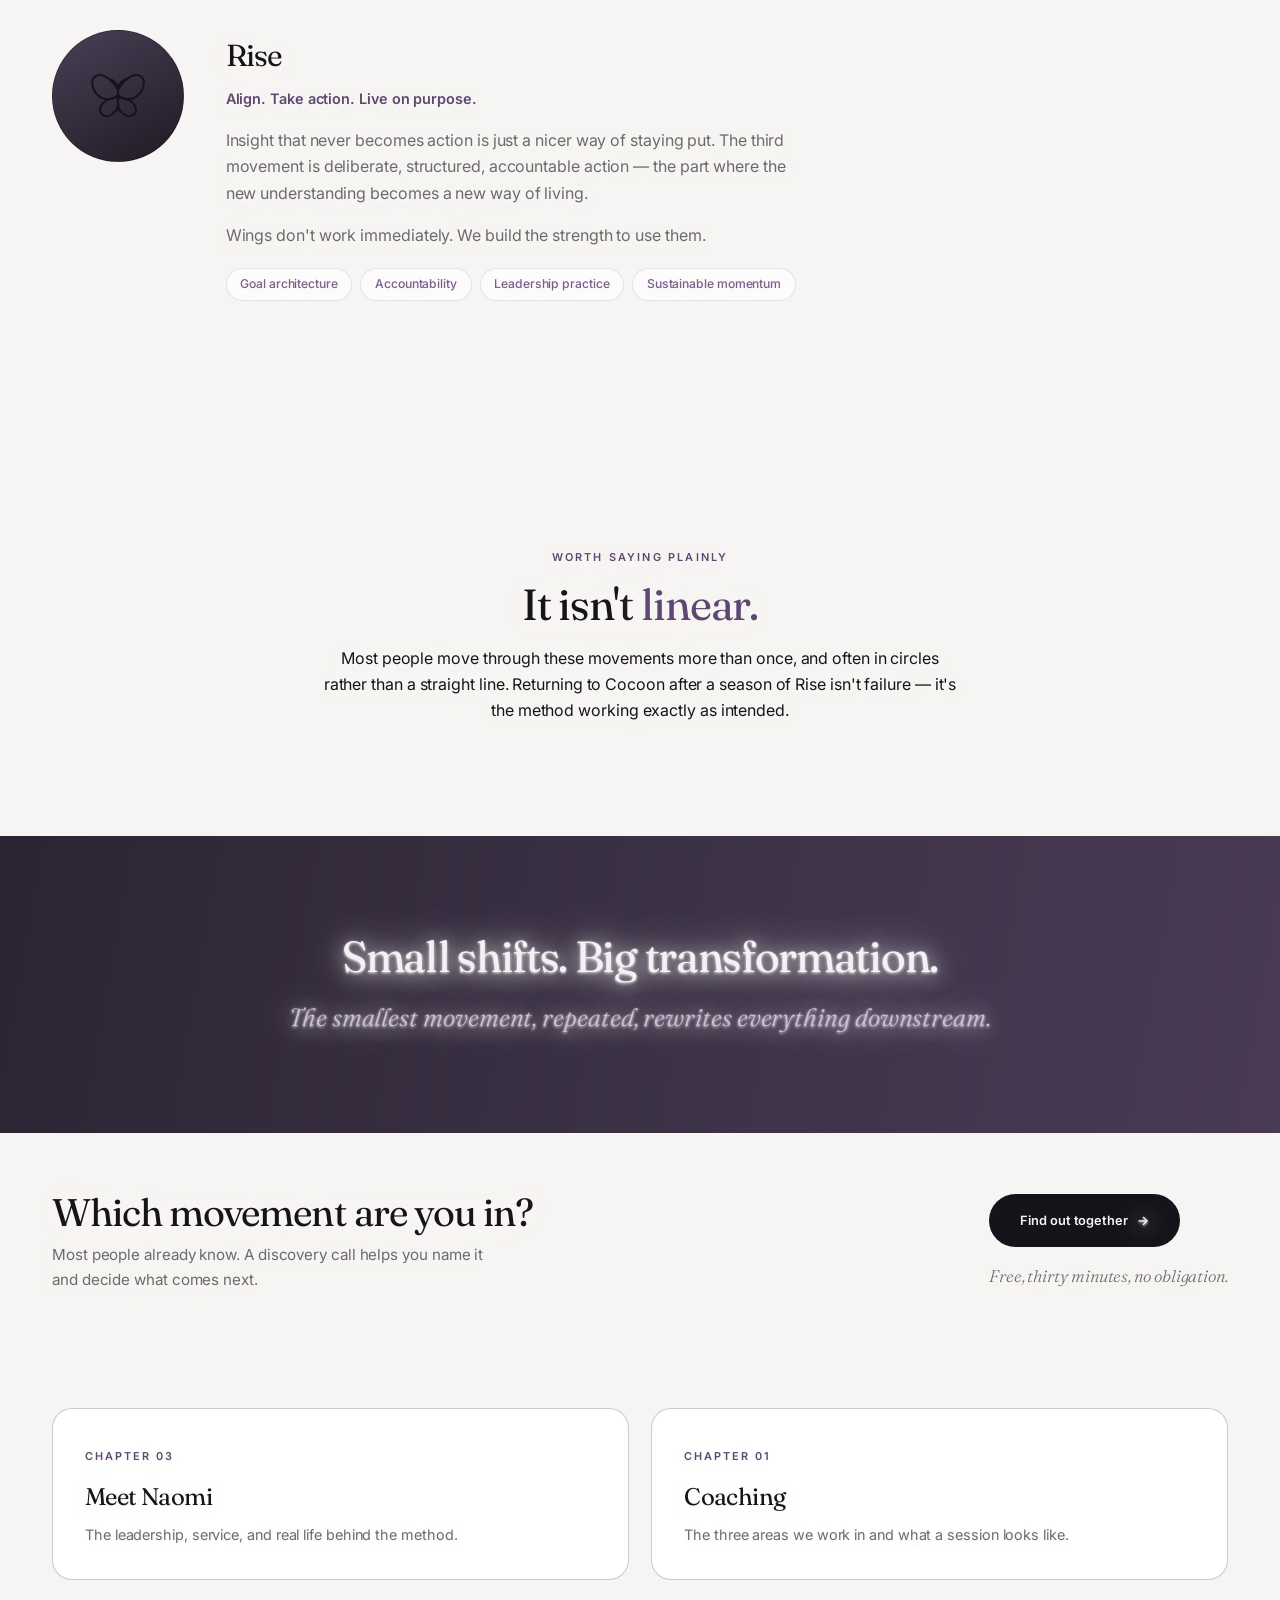
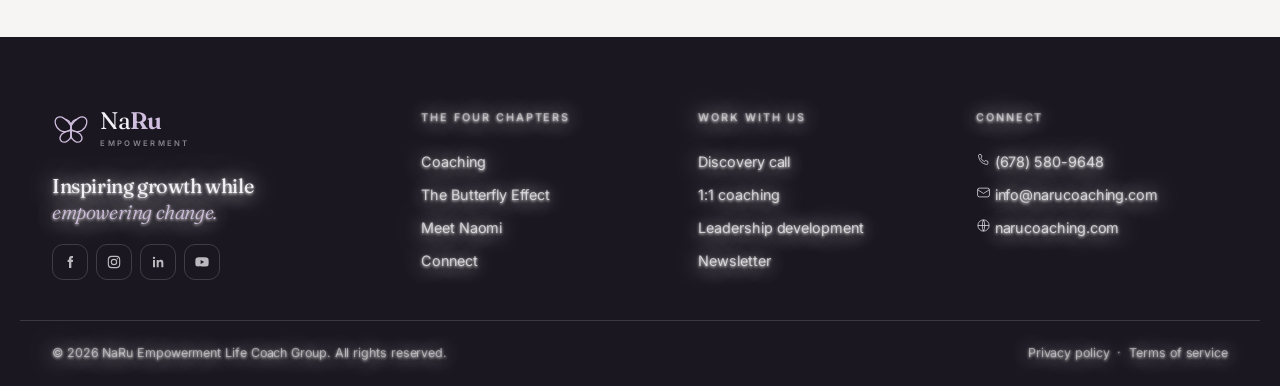
<file: light/butterfly-effect.html>
<!doctype html>
<html lang="en">
<head>
<meta charset="utf-8">
<meta name="viewport" content="width=device-width, initial-scale=1">
<title>The Butterfly Effect Methodology — NaRu Empowerment</title>
<meta name="description" content="Cocoon, Transform, Rise — the three movements of the Butterfly Effect Methodology.">
<link rel="canonical" href="https://me5050-cu.github.io/naru-empowerment/light/butterfly-effect.html">
<meta name="theme-color" content="#F7F5F3">
<link rel="icon" href="data:image/svg+xml,%3Csvg%20xmlns%3D%27http%3A%2F%2Fwww.w3.org%2F2000%2Fsvg%27%20viewBox%3D%270%200%20120%20100%27%3E%3Cg%20fill%3D%27none%27%20stroke%3D%27%25235E4770%27%20stroke-width%3D%277%27%20stroke-linejoin%3D%27round%27%20stroke-linecap%3D%27round%27%3E%3Cpath%20d%3D%27M60%2038C72%2016%2092%204%20104%2012c11%208%206%2030-10%2040-11%207-27%204-34-4Z%27%2F%3E%3Cpath%20d%3D%27M60%2052c13%202%2030%208%2034%2020%204%2012-8%2020-18%2016-11-5-16-14-16-24Z%27%2F%3E%3Cpath%20d%3D%27M60%2038C48%2016%2028%204%2016%2012%205%2020%2010%2042%2026%2052c11%207%2027%204%2034-4Z%27%2F%3E%3Cpath%20d%3D%27M60%2052c-13%202-30%208-34%2020-4%2012%208%2020%2018%2016%2011-5%2016-14%2016-24Z%27%2F%3E%3Cpath%20d%3D%27M60%2032v46%27%2F%3E%3C%2Fg%3E%3C%2Fsvg%3E">
<meta property="og:type" content="website">
<meta property="og:site_name" content="NaRu Empowerment Life Coach Group">
<meta property="og:title" content="The Butterfly Effect Methodology — NaRu Empowerment">
<meta property="og:description" content="Cocoon, Transform, Rise — the three movements of the Butterfly Effect Methodology.">
<meta property="og:url" content="https://me5050-cu.github.io/naru-empowerment/light/butterfly-effect.html">
<meta name="twitter:card" content="summary">
<meta name="twitter:title" content="The Butterfly Effect Methodology — NaRu Empowerment">
<meta name="twitter:description" content="Cocoon, Transform, Rise — the three movements of the Butterfly Effect Methodology.">
<link rel="preconnect" href="https://fonts.googleapis.com">
<link rel="preconnect" href="https://fonts.gstatic.com" crossorigin>
<link href="https://fonts.googleapis.com/css2?family=Fraunces:opsz,wght@9..144,300;9..144,400;9..144,500;9..144,600&family=Inter:wght@300;400;500;600;700&display=swap" rel="stylesheet">
<link rel="stylesheet" href="../assets/site.css?v=3b0e0f9a95">
<link rel="stylesheet" href="../assets/light.css?v=3b0e0f9a95">
<noscript><style>.rv{opacity:1!important;transform:none!important}</style></noscript>
</head>
<body class="bg-live theme-light">

<canvas id="bgfx" aria-hidden="true"></canvas>


<svg width="0" height="0" style="position:absolute" aria-hidden="true">
  <symbol id="bfly-mark" viewBox="0 0 120 100">
    <g fill="none" stroke="currentColor" stroke-width="4" stroke-linejoin="round" stroke-linecap="round">
      <path d="M60 38C72 16 92 4 104 12c11 8 6 30-10 40-11 7-27 4-34-4Z"/>
      <path d="M60 52c13 2 30 8 34 20 4 12-8 20-18 16-11-5-16-14-16-24Z"/>
      <path d="M60 38C48 16 28 4 16 12 5 20 10 42 26 52c11 7 27 4 34-4Z"/>
      <path d="M60 52c-13 2-30 8-34 20-4 12 8 20 18 16 11-5 16-14 16-24Z"/>
      <path d="M60 32v46"/>
      <path d="M60 32c-4-8-10-13-16-15M60 32c4-8 10-13 16-15"/>
    </g>
  </symbol>
</svg>

<a class="skip" href="#main">Skip to content</a>

<header id="hdr">
  <div class="nav">
    <a class="logo" href="index.html" aria-label="NaRu Empowerment home">
      <svg class="mark" viewBox="0 0 120 100"><use href="#bfly-mark"/></svg>
      <div>
        <div class="name">Na<b>Ru</b></div>
        <div class="sub">Empowerment</div>
      </div>
    </a>
    <nav class="navlinks" id="navlinks">
      <a href="coaching.html">Coaching</a>
      <a href="butterfly-effect.html">The Butterfly Effect</a>
      <a href="naomi.html">Meet Naomi</a>
      <a href="connect.html">Connect</a>
      <a class="btn btn-ink" href="connect.html#book">Schedule a call</a>
    </nav>
    <button class="navtoggle" id="navtoggle" aria-label="Menu" aria-expanded="false"><span></span><span></span><span></span></button>
  </div>
  <div class="ribbon">
    <div class="ribbon-in">
      <span>Metamorphosis</span>
      <span class="stage">Larva</span>
      <span class="track"><span class="fill"></span></span>
      <span>Scroll to complete</span>
    </div>
  </div>
</header>

<main id="main">

<section class="phero">
  <div class="wrap">
    <p class="crumb rv"><a href="index.html">Home</a> &nbsp;/&nbsp; Chapter 02</p>
    <div class="rv">
      <span class="eyebrow">The method</span>
      <h1>The Butterfly Effect <span class="mv">Methodology</span><sup style="font-size:.3em;vertical-align:super">&trade;</sup></h1>
      <p class="sub">A butterfly's wingbeat doesn't move the storm &mdash; it begins the chain that does. Three movements carry you from where you are to who you are becoming.</p>
    </div>
  </div>
</section>

<section class="pad veil">
  <div class="wrap">
    <div class="stagerow rv">
      <div class="orb"><div class="disc d1"></div><svg width="62" height="52" viewBox="0 0 120 100"><use href="#bfly-mark"/></svg></div>
      <div>
        <h3>Cocoon</h3>
        <p class="beat">Ground. Reflect. Create inner stillness.</p>
        <p>Nothing changes while you're still running. The first movement is a deliberate stop &mdash; long enough to hear yourself think and to tell the difference between what you actually want and what you've been carrying because someone handed it to you.</p>
        <p>This is the least glamorous part of the work and the part people most want to skip. It's also the part that makes everything after it possible.</p>
        <div class="tags"><span class="tag-pill">Self-inventory</span><span class="tag-pill">Values clarification</span><span class="tag-pill">Stillness practice</span><span class="tag-pill">Honest assessment</span></div>
      </div>
    </div>

    <div class="stagerow rv">
      <div class="orb"><div class="disc d2"></div><svg width="62" height="52" viewBox="0 0 120 100"><use href="#bfly-mark"/></svg></div>
      <div>
        <h3>Transform</h3>
        <p class="beat">Release. Heal. Renew your mind.</p>
        <p>Inside the chrysalis, the caterpillar doesn't grow wings &mdash; it dissolves and reorganizes entirely. The second movement is the same kind of honest undoing: releasing the beliefs, habits, and stories that got you here but won't get you there.</p>
        <p>This is where the emotional work lives. It can be uncomfortable. It is never done alone.</p>
        <div class="tags"><span class="tag-pill">Pattern work</span><span class="tag-pill">Releasing what's finished</span><span class="tag-pill">Reframing</span><span class="tag-pill">Resilience building</span></div>
      </div>
    </div>

    <div class="stagerow rv">
      <div class="orb"><div class="disc d3"></div><svg width="62" height="52" viewBox="0 0 120 100"><use href="#bfly-mark"/></svg></div>
      <div>
        <h3>Rise</h3>
        <p class="beat">Align. Take action. Live on purpose.</p>
        <p>Insight that never becomes action is just a nicer way of staying put. The third movement is deliberate, structured, accountable action &mdash; the part where the new understanding becomes a new way of living.</p>
        <p>Wings don't work immediately. We build the strength to use them.</p>
        <div class="tags"><span class="tag-pill">Goal architecture</span><span class="tag-pill">Accountability</span><span class="tag-pill">Leadership practice</span><span class="tag-pill">Sustainable momentum</span></div>
      </div>
    </div>
  </div>
</section>

<section class="pad veil-open">
  <div class="wrap center">
    <div class="rv" style="max-width:640px;margin-inline:auto">
      <span class="eyebrow">Worth saying plainly</span>
      <h2 class="sec" style="margin-top:.8rem">It isn't <span class="mv">linear.</span></h2>
      <p style="color:var(--muted)">Most people move through these movements more than once, and often in circles rather than a straight line. Returning to Cocoon after a season of Rise isn't failure &mdash; it's the method working exactly as intended.</p>
    </div>
  </div>
</section>

<section class="quote veil-ink">
  <div class="wrap rv">
    <p class="l1">Small shifts. Big transformation.</p>
    <p class="l2">The smallest movement, repeated, rewrites everything downstream.</p>
  </div>
</section>

<section class="cta">
  <div class="wrap">
    <div class="rv"><h2>Which movement are you in?</h2><p>Most people already know. A discovery call helps you name it and decide what comes next.</p></div>
    <div class="rv"><a class="btn btn-light" href="connect.html#book">Find out together <span class="arw">&rarr;</span></a><small>Free, thirty minutes, no obligation.</small></div>
  </div>
</section>
<section class="veil"><div class="wrap"><div class="pager">
<a class="pagecard rv" href="naomi.html"><span>Chapter 03</span><h4>Meet Naomi</h4><p>The leadership, service, and real life behind the method.</p></a>
<a class="pagecard rv" href="coaching.html"><span>Chapter 01</span><h4>Coaching</h4><p>The three areas we work in and what a session looks like.</p></a>
</div></div></section></main>

<footer>
  <div class="foot">
    <div>
      <div class="logo">
        <svg class="mark" viewBox="0 0 120 100"><use href="#bfly-mark"/></svg>
        <div>
          <div class="name">Na<b>Ru</b></div>
          <div class="sub">Empowerment</div>
        </div>
      </div>
      <p class="tagline">Inspiring growth while<br><em>empowering change.</em></p>
      <div class="social">
        <a href="#" aria-label="Facebook"><svg width="16" height="16" viewBox="0 0 24 24" fill="currentColor"><path d="M14 8.5V7c0-.8.4-1 1-1h1.5V3H14c-2.2 0-3.5 1.4-3.5 3.6V8.5H8.5V12h2V21H14v-9h2.3l.4-3.5H14Z"/></svg></a>
        <a href="#" aria-label="Instagram"><svg width="16" height="16" viewBox="0 0 24 24" fill="none" stroke="currentColor" stroke-width="1.7"><rect x="3.5" y="3.5" width="17" height="17" rx="5"/><circle cx="12" cy="12" r="4"/><circle cx="17" cy="7" r="1" fill="currentColor" stroke="none"/></svg></a>
        <a href="#" aria-label="LinkedIn"><svg width="16" height="16" viewBox="0 0 24 24" fill="currentColor"><path d="M4.5 9h3v11h-3zM6 4a1.8 1.8 0 1 0 0 3.6A1.8 1.8 0 0 0 6 4Zm4 5h2.9v1.5c.5-.9 1.7-1.8 3.3-1.8 3 0 3.8 1.8 3.8 4.4V20h-3v-6c0-1.5-.6-2.4-1.9-2.4-1.2 0-2.1.9-2.1 2.4v6h-3Z"/></svg></a>
        <a href="#" aria-label="YouTube"><svg width="16" height="16" viewBox="0 0 24 24" fill="currentColor"><path d="M22 12s0-3.2-.4-4.7a2.5 2.5 0 0 0-1.7-1.8C18.3 5 12 5 12 5s-6.3 0-7.9.5A2.5 2.5 0 0 0 2.4 7.3C2 8.8 2 12 2 12s0 3.2.4 4.7c.2.9.9 1.6 1.7 1.8C5.7 19 12 19 12 19s6.3 0 7.9-.5a2.5 2.5 0 0 0 1.7-1.8C22 15.2 22 12 22 12ZM10 15V9l5.2 3Z"/></svg></a>
      </div>
    </div>
    <div>
      <h4>The four chapters</h4>
      <a href="coaching.html">Coaching</a>
      <a href="butterfly-effect.html">The Butterfly Effect</a>
      <a href="naomi.html">Meet Naomi</a>
      <a href="connect.html">Connect</a>
    </div>
    <div>
      <h4>Work with us</h4>
      <a href="connect.html#book">Discovery call</a>
      <a href="coaching.html#one-to-one">1:1 coaching</a>
      <a href="coaching.html#leadership">Leadership development</a>
      <a href="connect.html#newsletter">Newsletter</a>
    </div>
    <div>
      <h4>Connect</h4>
      <a class="contact-row" href="tel:+16785809648"><svg width="15" height="15" viewBox="0 0 24 24" fill="none" stroke="currentColor" stroke-width="1.5"><path d="M5 4h3l1.5 4-2 1.5a12 12 0 0 0 6 6L15 13.5 19 15v3a2 2 0 0 1-2.2 2A16 16 0 0 1 4 6.2 2 2 0 0 1 5 4Z"/></svg> (678) 580-9648</a>
      <a class="contact-row" href="mailto:info@narucoaching.com"><svg width="15" height="15" viewBox="0 0 24 24" fill="none" stroke="currentColor" stroke-width="1.5"><rect x="2.5" y="5" width="19" height="14" rx="3"/><path d="m2.5 7.5 9.5 6 9.5-6"/></svg> info@narucoaching.com</a>
      <a class="contact-row" href="index.html"><svg width="15" height="15" viewBox="0 0 24 24" fill="none" stroke="currentColor" stroke-width="1.5"><circle cx="12" cy="12" r="9"/><path d="M3 12h18M12 3c2.5 3 2.5 15 0 18M12 3c-2.5 3-2.5 15 0 18"/></svg> narucoaching.com</a>
    </div>
  </div>
  <div class="legal">
    <span>&copy; 2026 NaRu Empowerment Life Coach Group. All rights reserved.</span>
    <span><a href="#" style="display:inline">Privacy policy</a> &nbsp;&middot;&nbsp; <a href="#" style="display:inline">Terms of service</a></span>
  </div>
</footer>

<script src="../assets/butterfly.js?v=3b0e0f9a95"></script>
</body>
</html>
</file>
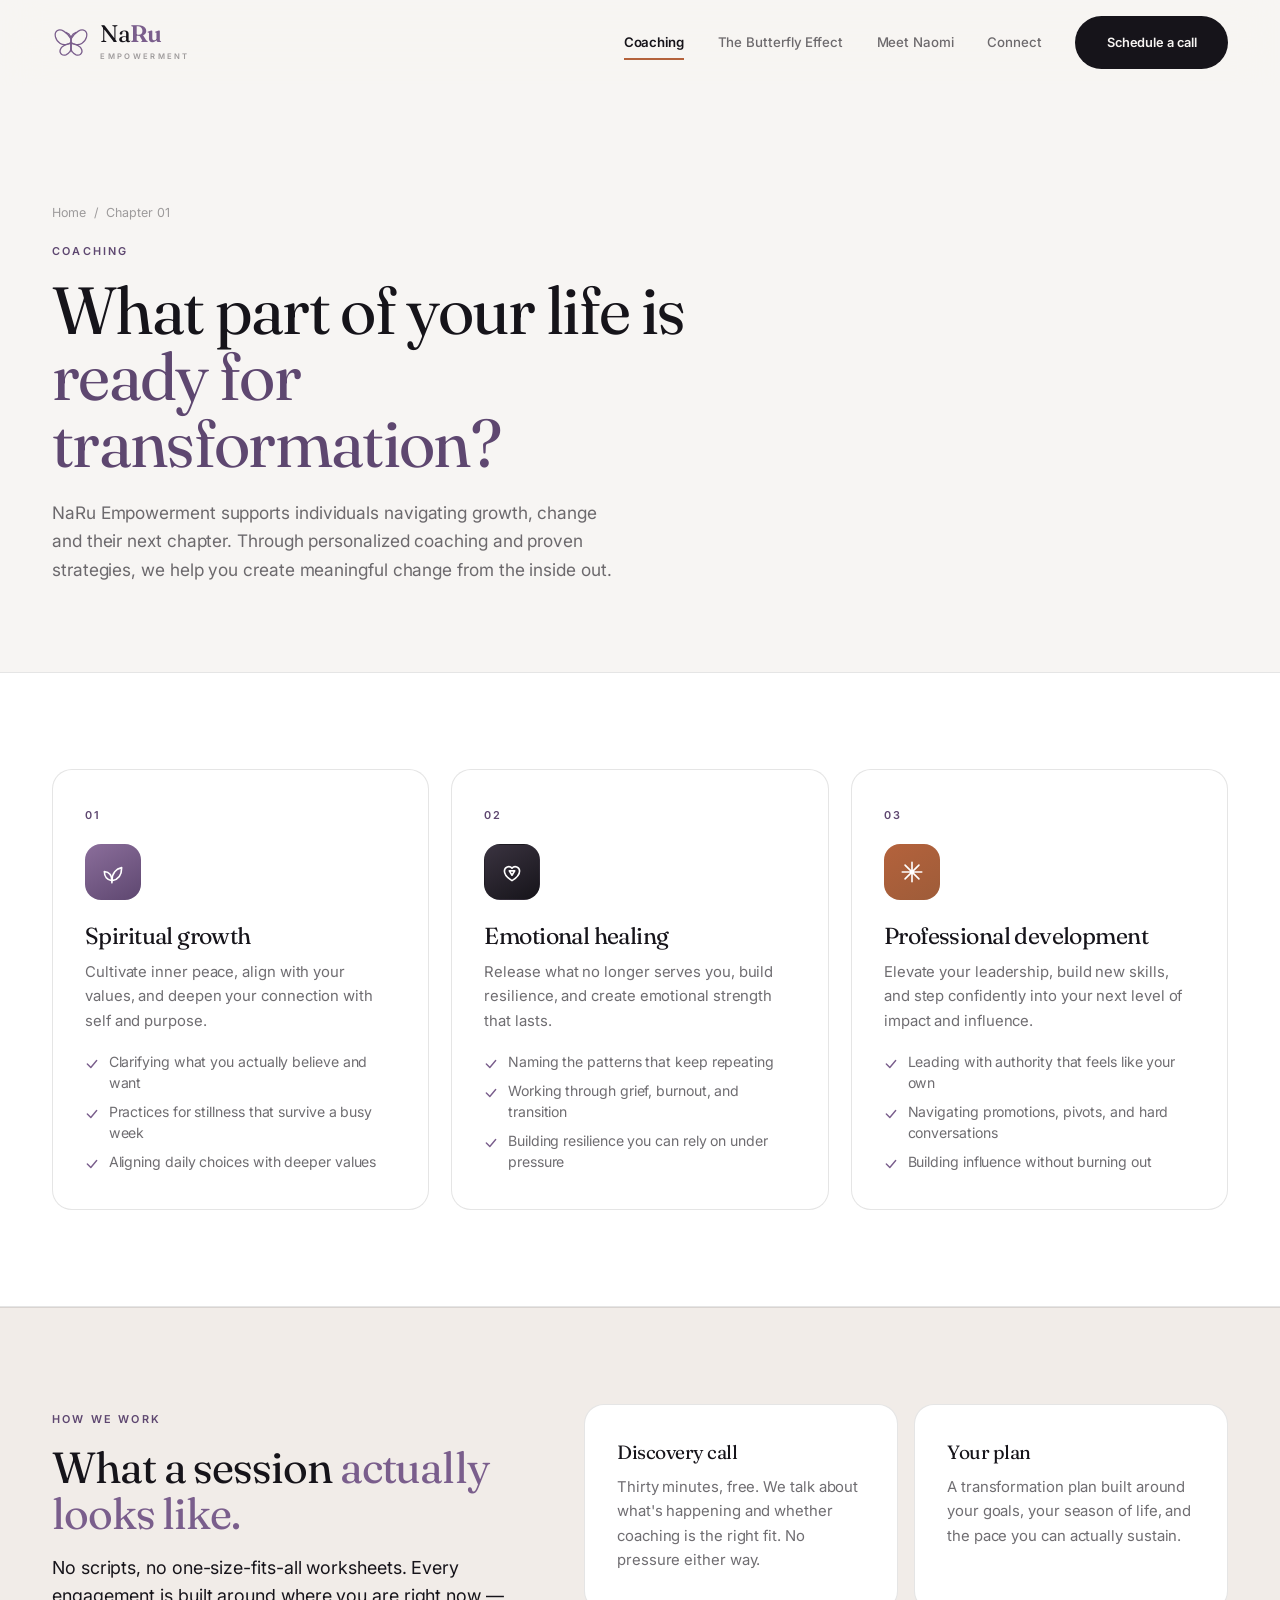
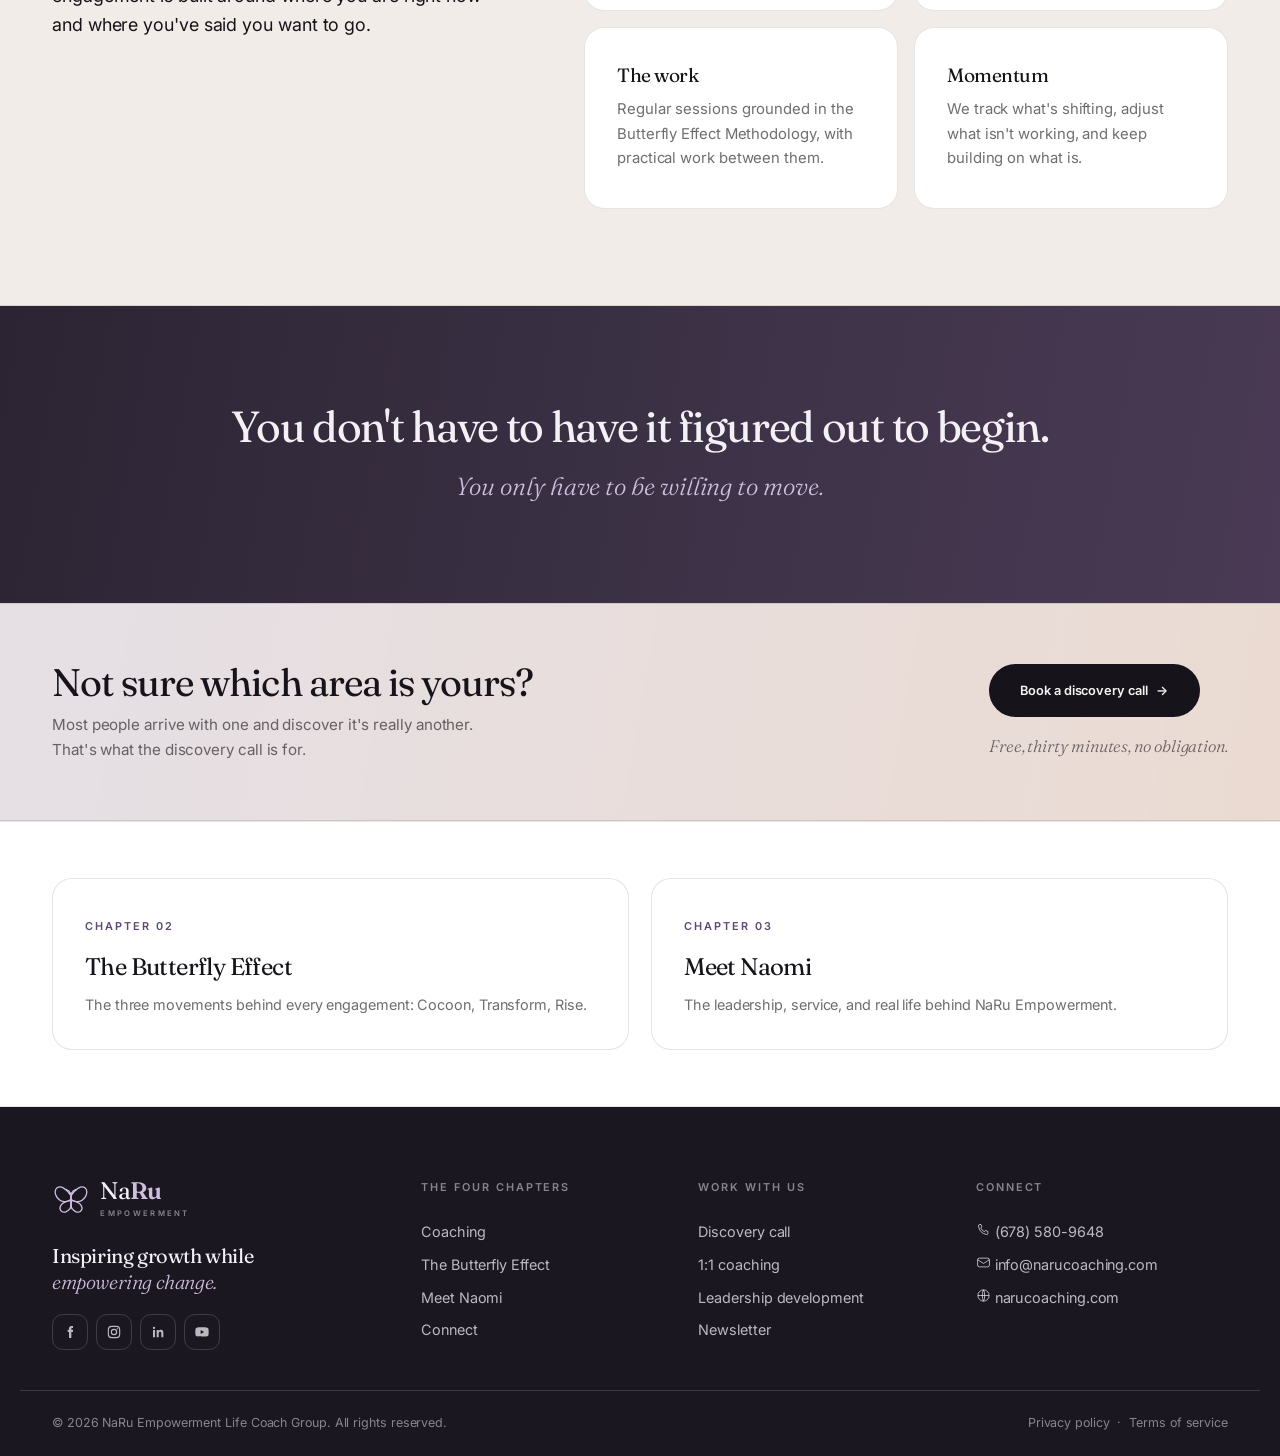
<file: light/coaching.html>
<!doctype html>
<html lang="en">
<head>
<meta charset="utf-8">
<meta name="viewport" content="width=device-width, initial-scale=1">
<title>Coaching — NaRu Empowerment Life Coach Group</title>
<meta name="description" content="Spiritual growth, emotional healing, and professional development coaching with NaRu Empowerment.">
<link rel="canonical" href="https://me5050-cu.github.io/naru-empowerment/light/coaching.html">
<meta name="theme-color" content="#F7F5F3">
<link rel="icon" href="data:image/svg+xml,%3Csvg%20xmlns%3D%27http%3A%2F%2Fwww.w3.org%2F2000%2Fsvg%27%20viewBox%3D%270%200%20120%20100%27%3E%3Cg%20fill%3D%27none%27%20stroke%3D%27%25235E4770%27%20stroke-width%3D%277%27%20stroke-linejoin%3D%27round%27%20stroke-linecap%3D%27round%27%3E%3Cpath%20d%3D%27M60%2038C72%2016%2092%204%20104%2012c11%208%206%2030-10%2040-11%207-27%204-34-4Z%27%2F%3E%3Cpath%20d%3D%27M60%2052c13%202%2030%208%2034%2020%204%2012-8%2020-18%2016-11-5-16-14-16-24Z%27%2F%3E%3Cpath%20d%3D%27M60%2038C48%2016%2028%204%2016%2012%205%2020%2010%2042%2026%2052c11%207%2027%204%2034-4Z%27%2F%3E%3Cpath%20d%3D%27M60%2052c-13%202-30%208-34%2020-4%2012%208%2020%2018%2016%2011-5%2016-14%2016-24Z%27%2F%3E%3Cpath%20d%3D%27M60%2032v46%27%2F%3E%3C%2Fg%3E%3C%2Fsvg%3E">
<meta property="og:type" content="website">
<meta property="og:site_name" content="NaRu Empowerment Life Coach Group">
<meta property="og:title" content="Coaching — NaRu Empowerment Life Coach Group">
<meta property="og:description" content="Spiritual growth, emotional healing, and professional development coaching with NaRu Empowerment.">
<meta property="og:url" content="https://me5050-cu.github.io/naru-empowerment/light/coaching.html">
<meta name="twitter:card" content="summary">
<meta name="twitter:title" content="Coaching — NaRu Empowerment Life Coach Group">
<meta name="twitter:description" content="Spiritual growth, emotional healing, and professional development coaching with NaRu Empowerment.">
<link rel="preconnect" href="https://fonts.googleapis.com">
<link rel="preconnect" href="https://fonts.gstatic.com" crossorigin>
<link href="https://fonts.googleapis.com/css2?family=Fraunces:opsz,wght@9..144,300;9..144,400;9..144,500;9..144,600&family=Inter:wght@300;400;500;600;700&display=swap" rel="stylesheet">
<link rel="stylesheet" href="../assets/site.css?v=3b0e0f9a95">
<link rel="stylesheet" href="../assets/light.css?v=3b0e0f9a95">
<noscript><style>.rv{opacity:1!important;transform:none!important}</style></noscript>
</head>
<body class="theme-light">


<svg width="0" height="0" style="position:absolute" aria-hidden="true">
  <symbol id="bfly-mark" viewBox="0 0 120 100">
    <g fill="none" stroke="currentColor" stroke-width="4" stroke-linejoin="round" stroke-linecap="round">
      <path d="M60 38C72 16 92 4 104 12c11 8 6 30-10 40-11 7-27 4-34-4Z"/>
      <path d="M60 52c13 2 30 8 34 20 4 12-8 20-18 16-11-5-16-14-16-24Z"/>
      <path d="M60 38C48 16 28 4 16 12 5 20 10 42 26 52c11 7 27 4 34-4Z"/>
      <path d="M60 52c-13 2-30 8-34 20-4 12 8 20 18 16 11-5 16-14 16-24Z"/>
      <path d="M60 32v46"/>
      <path d="M60 32c-4-8-10-13-16-15M60 32c4-8 10-13 16-15"/>
    </g>
  </symbol>
</svg>

<a class="skip" href="#main">Skip to content</a>

<header id="hdr">
  <div class="nav">
    <a class="logo" href="index.html" aria-label="NaRu Empowerment home">
      <svg class="mark" viewBox="0 0 120 100"><use href="#bfly-mark"/></svg>
      <div>
        <div class="name">Na<b>Ru</b></div>
        <div class="sub">Empowerment</div>
      </div>
    </a>
    <nav class="navlinks" id="navlinks">
      <a href="coaching.html">Coaching</a>
      <a href="butterfly-effect.html">The Butterfly Effect</a>
      <a href="naomi.html">Meet Naomi</a>
      <a href="connect.html">Connect</a>
      <a class="btn btn-ink" href="connect.html#book">Schedule a call</a>
    </nav>
    <button class="navtoggle" id="navtoggle" aria-label="Menu" aria-expanded="false"><span></span><span></span><span></span></button>
  </div>
</header>

<main id="main">

<section class="phero">
  <div class="wrap">
    <p class="crumb rv"><a href="index.html">Home</a> &nbsp;/&nbsp; Chapter 01</p>
    <div class="rv">
      <span class="eyebrow">Coaching</span>
      <h1>What part of your life is <span class="mv">ready for transformation?</span></h1>
      <p class="sub">NaRu Empowerment supports individuals navigating growth, change and their next chapter. Through personalized coaching and proven strategies, we help you create meaningful change from the inside out.</p>
    </div>
  </div>
</section>

<section class="pad veil">
  <div class="wrap">
    <div class="grid-3">
      <div class="card rv" id="spiritual">
        <span class="num">01</span>
        <div class="icon i-mauve"><svg width="26" height="26" viewBox="0 0 24 24" fill="none" stroke="#fff" stroke-width="1.5" stroke-linecap="round" stroke-linejoin="round"><path d="M11 20c0-7 4-11 9-12 0 7-3 11-9 12Z"/><path d="M11 20c0-5-3-8-7-8.5C4 16 6.5 19.5 11 20Z"/><path d="M11 20v2"/></svg></div>
        <h3>Spiritual growth</h3>
        <p>Cultivate inner peace, align with your values, and deepen your connection with self and purpose.</p>
        <ul>
          <li><svg width="14" height="14" viewBox="0 0 24 24" fill="none" stroke="currentColor" stroke-width="2.4" stroke-linecap="round" stroke-linejoin="round"><path d="m4 12 6 6L20 6"/></svg> Clarifying what you actually believe and want</li>
          <li><svg width="14" height="14" viewBox="0 0 24 24" fill="none" stroke="currentColor" stroke-width="2.4" stroke-linecap="round" stroke-linejoin="round"><path d="m4 12 6 6L20 6"/></svg> Practices for stillness that survive a busy week</li>
          <li><svg width="14" height="14" viewBox="0 0 24 24" fill="none" stroke="currentColor" stroke-width="2.4" stroke-linecap="round" stroke-linejoin="round"><path d="m4 12 6 6L20 6"/></svg> Aligning daily choices with deeper values</li>
        </ul>
      </div>
      <div class="card rv" id="emotional">
        <span class="num">02</span>
        <div class="icon i-ink"><svg width="26" height="26" viewBox="0 0 24 24" fill="none" stroke="#fff" stroke-width="1.5" stroke-linecap="round" stroke-linejoin="round"><path d="M12 20s-7-4.4-7-9a4 4 0 0 1 7-2.6A4 4 0 0 1 19 11c0 4.6-7 9-7 9Z"/><path d="M9.5 11h5l-2.5 4Z"/></svg></div>
        <h3>Emotional healing</h3>
        <p>Release what no longer serves you, build resilience, and create emotional strength that lasts.</p>
        <ul>
          <li><svg width="14" height="14" viewBox="0 0 24 24" fill="none" stroke="currentColor" stroke-width="2.4" stroke-linecap="round" stroke-linejoin="round"><path d="m4 12 6 6L20 6"/></svg> Naming the patterns that keep repeating</li>
          <li><svg width="14" height="14" viewBox="0 0 24 24" fill="none" stroke="currentColor" stroke-width="2.4" stroke-linecap="round" stroke-linejoin="round"><path d="m4 12 6 6L20 6"/></svg> Working through grief, burnout, and transition</li>
          <li><svg width="14" height="14" viewBox="0 0 24 24" fill="none" stroke="currentColor" stroke-width="2.4" stroke-linecap="round" stroke-linejoin="round"><path d="m4 12 6 6L20 6"/></svg> Building resilience you can rely on under pressure</li>
        </ul>
      </div>
      <div class="card rv" id="leadership">
        <span class="num">03</span>
        <div class="icon i-clay"><svg width="26" height="26" viewBox="0 0 24 24" fill="none" stroke="#fff" stroke-width="1.5" stroke-linecap="round"><path d="M12 3v18M3 12h18M5.6 5.6l12.8 12.8M18.4 5.6 5.6 18.4"/></svg></div>
        <h3>Professional development</h3>
        <p>Elevate your leadership, build new skills, and step confidently into your next level of impact and influence.</p>
        <ul>
          <li><svg width="14" height="14" viewBox="0 0 24 24" fill="none" stroke="currentColor" stroke-width="2.4" stroke-linecap="round" stroke-linejoin="round"><path d="m4 12 6 6L20 6"/></svg> Leading with authority that feels like your own</li>
          <li><svg width="14" height="14" viewBox="0 0 24 24" fill="none" stroke="currentColor" stroke-width="2.4" stroke-linecap="round" stroke-linejoin="round"><path d="m4 12 6 6L20 6"/></svg> Navigating promotions, pivots, and hard conversations</li>
          <li><svg width="14" height="14" viewBox="0 0 24 24" fill="none" stroke="currentColor" stroke-width="2.4" stroke-linecap="round" stroke-linejoin="round"><path d="m4 12 6 6L20 6"/></svg> Building influence without burning out</li>
        </ul>
      </div>
    </div>
  </div>
</section>

<section class="pad veil-2" id="one-to-one">
  <div class="wrap">
    <div class="split">
      <div class="rv">
        <span class="eyebrow">How we work</span>
        <h2 class="sec" style="margin-top:.8rem">What a session <span class="mv">actually looks like.</span></h2>
        <p class="lede">No scripts, no one-size-fits-all worksheets. Every engagement is built around where you are right now &mdash; and where you've said you want to go.</p>
      </div>
      <div class="rv">
        <div class="grid-2" style="gap:1rem">
          <div class="card"><h3 style="font-size:1.2rem">Discovery call</h3><p>Thirty minutes, free. We talk about what's happening and whether coaching is the right fit. No pressure either way.</p></div>
          <div class="card"><h3 style="font-size:1.2rem">Your plan</h3><p>A transformation plan built around your goals, your season of life, and the pace you can actually sustain.</p></div>
          <div class="card"><h3 style="font-size:1.2rem">The work</h3><p>Regular sessions grounded in the Butterfly Effect Methodology, with practical work between them.</p></div>
          <div class="card"><h3 style="font-size:1.2rem">Momentum</h3><p>We track what's shifting, adjust what isn't working, and keep building on what is.</p></div>
        </div>
      </div>
    </div>
  </div>
</section>

<section class="quote veil-ink">
  <div class="wrap rv">
    <p class="l1">You don't have to have it figured out to begin.</p>
    <p class="l2">You only have to be willing to move.</p>
  </div>
</section>

<section class="cta">
  <div class="wrap">
    <div class="rv"><h2>Not sure which area is yours?</h2><p>Most people arrive with one and discover it's really another. That's what the discovery call is for.</p></div>
    <div class="rv"><a class="btn btn-light" href="connect.html#book">Book a discovery call <span class="arw">&rarr;</span></a><small>Free, thirty minutes, no obligation.</small></div>
  </div>
</section>
<section class="veil"><div class="wrap"><div class="pager">
<a class="pagecard rv" href="butterfly-effect.html"><span>Chapter 02</span><h4>The Butterfly Effect</h4><p>The three movements behind every engagement: Cocoon, Transform, Rise.</p></a>
<a class="pagecard rv" href="naomi.html"><span>Chapter 03</span><h4>Meet Naomi</h4><p>The leadership, service, and real life behind NaRu Empowerment.</p></a>
</div></div></section></main>

<footer>
  <div class="foot">
    <div>
      <div class="logo">
        <svg class="mark" viewBox="0 0 120 100"><use href="#bfly-mark"/></svg>
        <div>
          <div class="name">Na<b>Ru</b></div>
          <div class="sub">Empowerment</div>
        </div>
      </div>
      <p class="tagline">Inspiring growth while<br><em>empowering change.</em></p>
      <div class="social">
        <a href="#" aria-label="Facebook"><svg width="16" height="16" viewBox="0 0 24 24" fill="currentColor"><path d="M14 8.5V7c0-.8.4-1 1-1h1.5V3H14c-2.2 0-3.5 1.4-3.5 3.6V8.5H8.5V12h2V21H14v-9h2.3l.4-3.5H14Z"/></svg></a>
        <a href="#" aria-label="Instagram"><svg width="16" height="16" viewBox="0 0 24 24" fill="none" stroke="currentColor" stroke-width="1.7"><rect x="3.5" y="3.5" width="17" height="17" rx="5"/><circle cx="12" cy="12" r="4"/><circle cx="17" cy="7" r="1" fill="currentColor" stroke="none"/></svg></a>
        <a href="#" aria-label="LinkedIn"><svg width="16" height="16" viewBox="0 0 24 24" fill="currentColor"><path d="M4.5 9h3v11h-3zM6 4a1.8 1.8 0 1 0 0 3.6A1.8 1.8 0 0 0 6 4Zm4 5h2.9v1.5c.5-.9 1.7-1.8 3.3-1.8 3 0 3.8 1.8 3.8 4.4V20h-3v-6c0-1.5-.6-2.4-1.9-2.4-1.2 0-2.1.9-2.1 2.4v6h-3Z"/></svg></a>
        <a href="#" aria-label="YouTube"><svg width="16" height="16" viewBox="0 0 24 24" fill="currentColor"><path d="M22 12s0-3.2-.4-4.7a2.5 2.5 0 0 0-1.7-1.8C18.3 5 12 5 12 5s-6.3 0-7.9.5A2.5 2.5 0 0 0 2.4 7.3C2 8.8 2 12 2 12s0 3.2.4 4.7c.2.9.9 1.6 1.7 1.8C5.7 19 12 19 12 19s6.3 0 7.9-.5a2.5 2.5 0 0 0 1.7-1.8C22 15.2 22 12 22 12ZM10 15V9l5.2 3Z"/></svg></a>
      </div>
    </div>
    <div>
      <h4>The four chapters</h4>
      <a href="coaching.html">Coaching</a>
      <a href="butterfly-effect.html">The Butterfly Effect</a>
      <a href="naomi.html">Meet Naomi</a>
      <a href="connect.html">Connect</a>
    </div>
    <div>
      <h4>Work with us</h4>
      <a href="connect.html#book">Discovery call</a>
      <a href="coaching.html#one-to-one">1:1 coaching</a>
      <a href="coaching.html#leadership">Leadership development</a>
      <a href="connect.html#newsletter">Newsletter</a>
    </div>
    <div>
      <h4>Connect</h4>
      <a class="contact-row" href="tel:+16785809648"><svg width="15" height="15" viewBox="0 0 24 24" fill="none" stroke="currentColor" stroke-width="1.5"><path d="M5 4h3l1.5 4-2 1.5a12 12 0 0 0 6 6L15 13.5 19 15v3a2 2 0 0 1-2.2 2A16 16 0 0 1 4 6.2 2 2 0 0 1 5 4Z"/></svg> (678) 580-9648</a>
      <a class="contact-row" href="mailto:info@narucoaching.com"><svg width="15" height="15" viewBox="0 0 24 24" fill="none" stroke="currentColor" stroke-width="1.5"><rect x="2.5" y="5" width="19" height="14" rx="3"/><path d="m2.5 7.5 9.5 6 9.5-6"/></svg> info@narucoaching.com</a>
      <a class="contact-row" href="index.html"><svg width="15" height="15" viewBox="0 0 24 24" fill="none" stroke="currentColor" stroke-width="1.5"><circle cx="12" cy="12" r="9"/><path d="M3 12h18M12 3c2.5 3 2.5 15 0 18M12 3c-2.5 3-2.5 15 0 18"/></svg> narucoaching.com</a>
    </div>
  </div>
  <div class="legal">
    <span>&copy; 2026 NaRu Empowerment Life Coach Group. All rights reserved.</span>
    <span><a href="#" style="display:inline">Privacy policy</a> &nbsp;&middot;&nbsp; <a href="#" style="display:inline">Terms of service</a></span>
  </div>
</footer>

<script src="../assets/butterfly.js?v=3b0e0f9a95"></script>
</body>
</html>
</file>
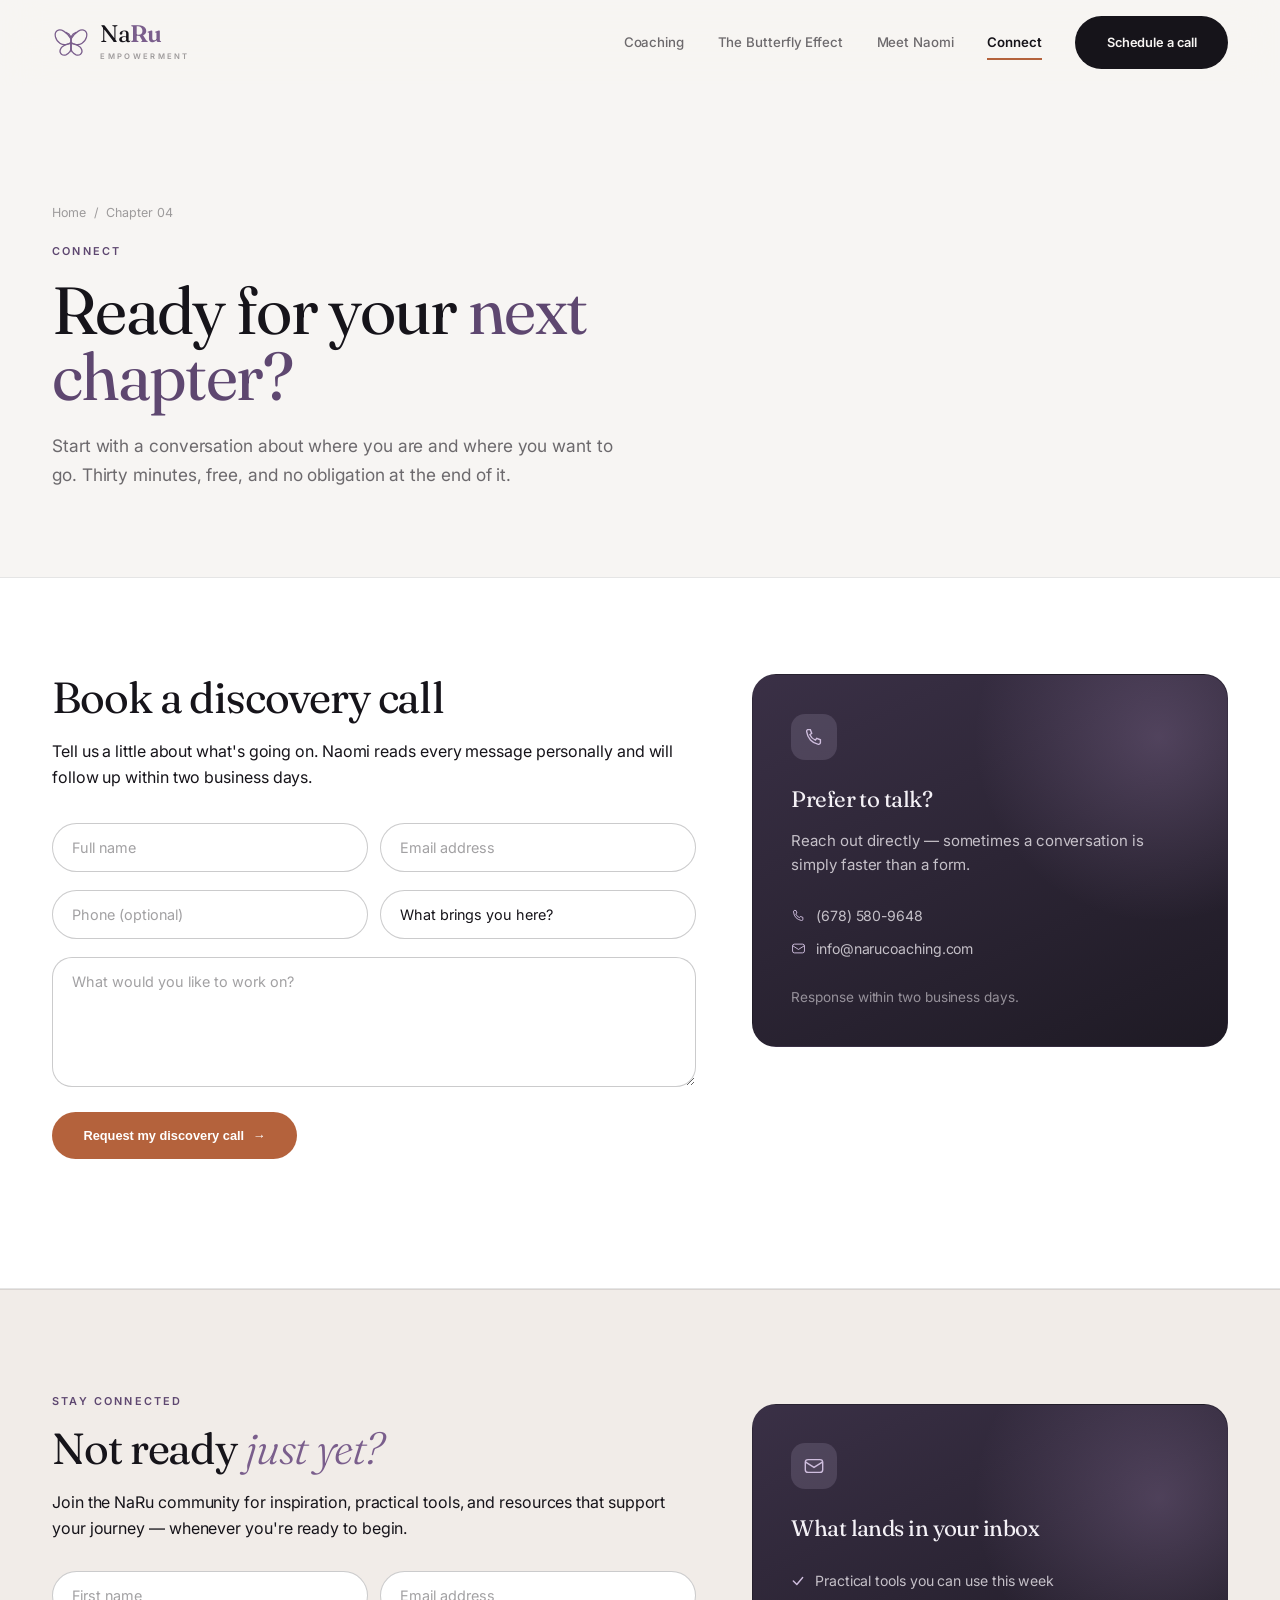
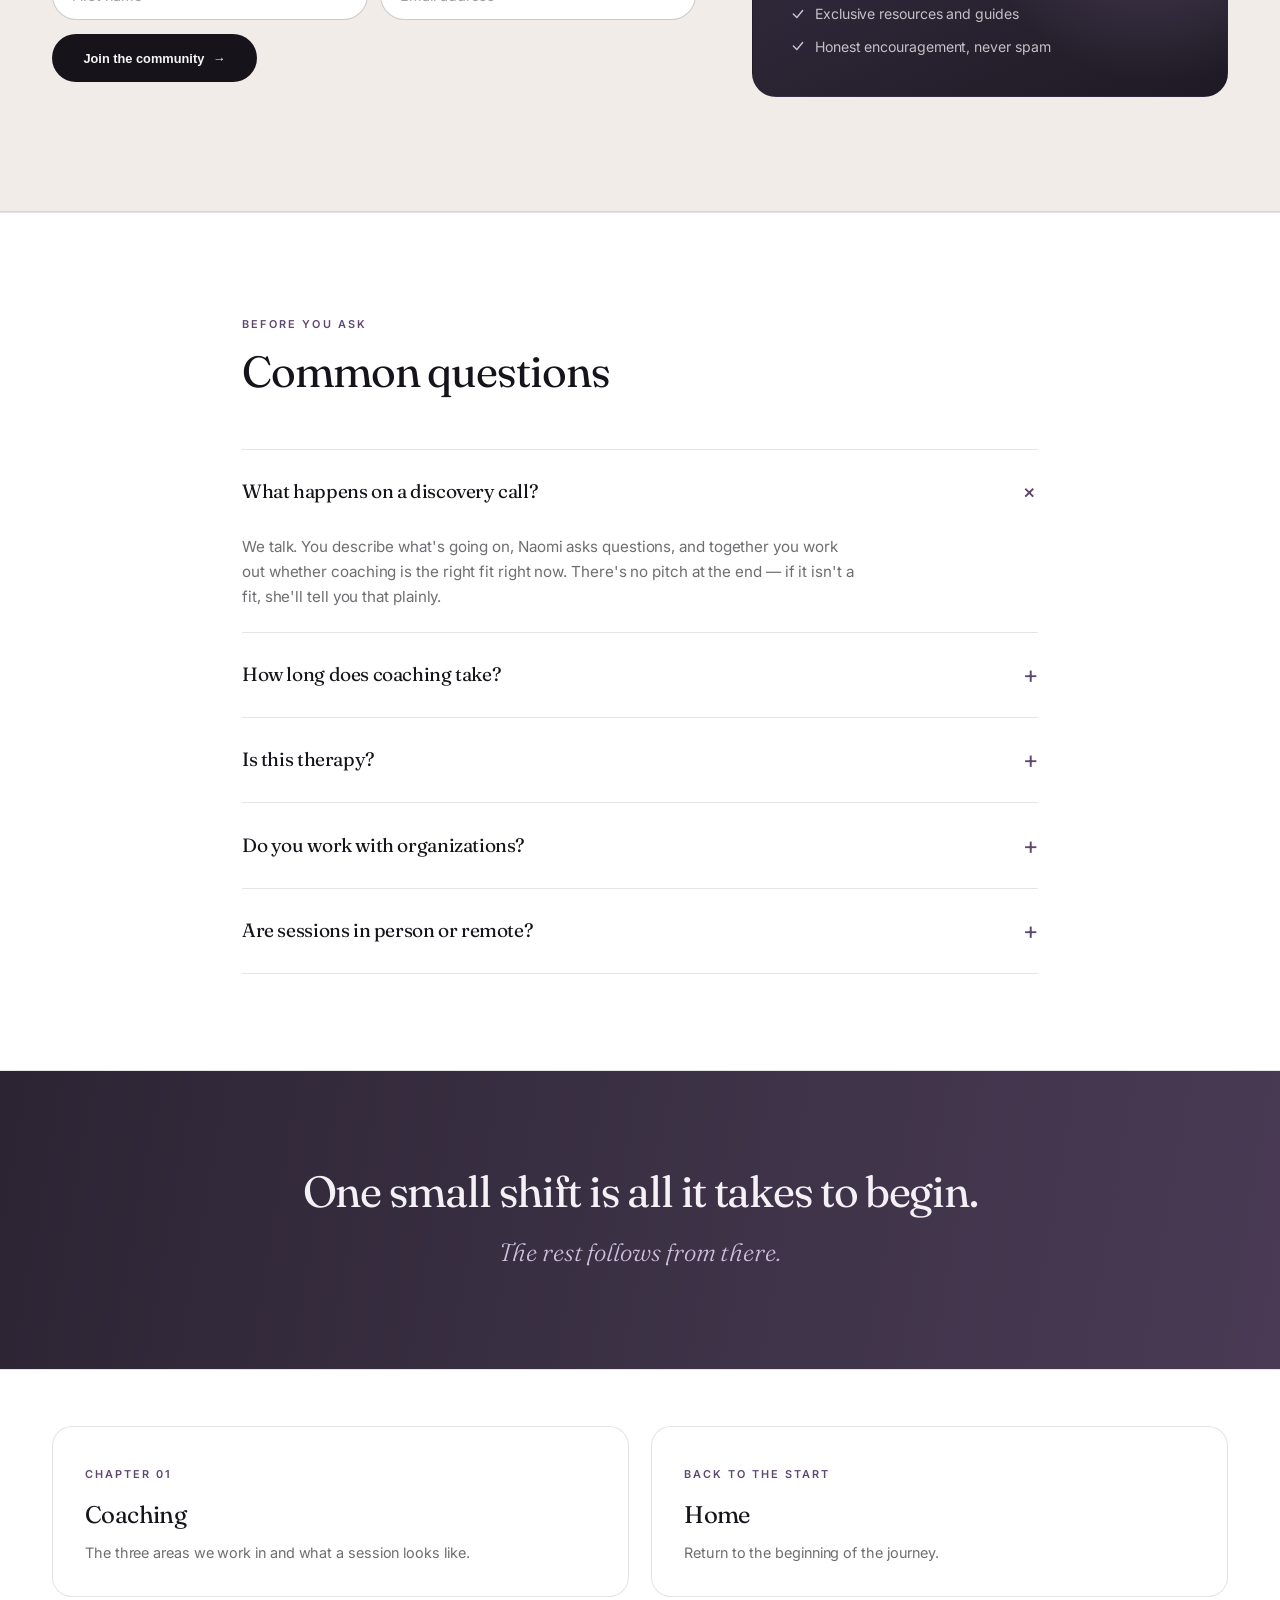
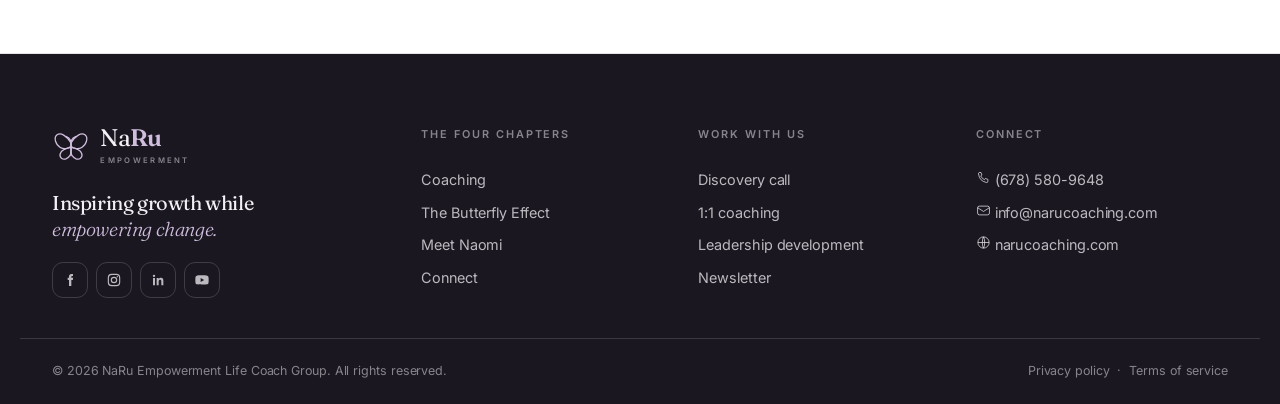
<file: light/connect.html>
<!doctype html>
<html lang="en">
<head>
<meta charset="utf-8">
<meta name="viewport" content="width=device-width, initial-scale=1">
<title>Connect — NaRu Empowerment Life Coach Group</title>
<meta name="description" content="Book a discovery call, send a message, or join the NaRu community.">
<link rel="canonical" href="https://me5050-cu.github.io/naru-empowerment/light/connect.html">
<meta name="theme-color" content="#F7F5F3">
<link rel="icon" href="data:image/svg+xml,%3Csvg%20xmlns%3D%27http%3A%2F%2Fwww.w3.org%2F2000%2Fsvg%27%20viewBox%3D%270%200%20120%20100%27%3E%3Cg%20fill%3D%27none%27%20stroke%3D%27%25235E4770%27%20stroke-width%3D%277%27%20stroke-linejoin%3D%27round%27%20stroke-linecap%3D%27round%27%3E%3Cpath%20d%3D%27M60%2038C72%2016%2092%204%20104%2012c11%208%206%2030-10%2040-11%207-27%204-34-4Z%27%2F%3E%3Cpath%20d%3D%27M60%2052c13%202%2030%208%2034%2020%204%2012-8%2020-18%2016-11-5-16-14-16-24Z%27%2F%3E%3Cpath%20d%3D%27M60%2038C48%2016%2028%204%2016%2012%205%2020%2010%2042%2026%2052c11%207%2027%204%2034-4Z%27%2F%3E%3Cpath%20d%3D%27M60%2052c-13%202-30%208-34%2020-4%2012%208%2020%2018%2016%2011-5%2016-14%2016-24Z%27%2F%3E%3Cpath%20d%3D%27M60%2032v46%27%2F%3E%3C%2Fg%3E%3C%2Fsvg%3E">
<meta property="og:type" content="website">
<meta property="og:site_name" content="NaRu Empowerment Life Coach Group">
<meta property="og:title" content="Connect — NaRu Empowerment Life Coach Group">
<meta property="og:description" content="Book a discovery call, send a message, or join the NaRu community.">
<meta property="og:url" content="https://me5050-cu.github.io/naru-empowerment/light/connect.html">
<meta name="twitter:card" content="summary">
<meta name="twitter:title" content="Connect — NaRu Empowerment Life Coach Group">
<meta name="twitter:description" content="Book a discovery call, send a message, or join the NaRu community.">
<link rel="preconnect" href="https://fonts.googleapis.com">
<link rel="preconnect" href="https://fonts.gstatic.com" crossorigin>
<link href="https://fonts.googleapis.com/css2?family=Fraunces:opsz,wght@9..144,300;9..144,400;9..144,500;9..144,600&family=Inter:wght@300;400;500;600;700&display=swap" rel="stylesheet">
<link rel="stylesheet" href="../assets/site.css?v=3b0e0f9a95">
<link rel="stylesheet" href="../assets/light.css?v=3b0e0f9a95">
<noscript><style>.rv{opacity:1!important;transform:none!important}</style></noscript>
</head>
<body class="theme-light">


<svg width="0" height="0" style="position:absolute" aria-hidden="true">
  <symbol id="bfly-mark" viewBox="0 0 120 100">
    <g fill="none" stroke="currentColor" stroke-width="4" stroke-linejoin="round" stroke-linecap="round">
      <path d="M60 38C72 16 92 4 104 12c11 8 6 30-10 40-11 7-27 4-34-4Z"/>
      <path d="M60 52c13 2 30 8 34 20 4 12-8 20-18 16-11-5-16-14-16-24Z"/>
      <path d="M60 38C48 16 28 4 16 12 5 20 10 42 26 52c11 7 27 4 34-4Z"/>
      <path d="M60 52c-13 2-30 8-34 20-4 12 8 20 18 16 11-5 16-14 16-24Z"/>
      <path d="M60 32v46"/>
      <path d="M60 32c-4-8-10-13-16-15M60 32c4-8 10-13 16-15"/>
    </g>
  </symbol>
</svg>

<a class="skip" href="#main">Skip to content</a>

<header id="hdr">
  <div class="nav">
    <a class="logo" href="index.html" aria-label="NaRu Empowerment home">
      <svg class="mark" viewBox="0 0 120 100"><use href="#bfly-mark"/></svg>
      <div>
        <div class="name">Na<b>Ru</b></div>
        <div class="sub">Empowerment</div>
      </div>
    </a>
    <nav class="navlinks" id="navlinks">
      <a href="coaching.html">Coaching</a>
      <a href="butterfly-effect.html">The Butterfly Effect</a>
      <a href="naomi.html">Meet Naomi</a>
      <a href="connect.html">Connect</a>
      <a class="btn btn-ink" href="connect.html#book">Schedule a call</a>
    </nav>
    <button class="navtoggle" id="navtoggle" aria-label="Menu" aria-expanded="false"><span></span><span></span><span></span></button>
  </div>
</header>

<main id="main">

<section class="phero">
  <div class="wrap">
    <p class="crumb rv"><a href="index.html">Home</a> &nbsp;/&nbsp; Chapter 04</p>
    <div class="rv">
      <span class="eyebrow">Connect</span>
      <h1>Ready for your <span class="mv">next chapter?</span></h1>
      <p class="sub">Start with a conversation about where you are and where you want to go. Thirty minutes, free, and no obligation at the end of it.</p>
    </div>
  </div>
</section>

<section class="pad veil" id="book">
  <div class="wrap">
    <div class="split split-wide">
      <div class="rv">
        <h2 class="sec">Book a discovery call</h2>
        <p style="color:var(--muted);margin-bottom:2rem">Tell us a little about what's going on. Naomi reads every message personally and will follow up within two business days.</p>
        <form data-demo data-ok="Thank you &mdash; your request is in. Naomi will follow up within two business days.">
          <div class="frow" style="margin-bottom:1.1rem">
            <input class="field" type="text" name="name" placeholder="Full name" autocomplete="name" required>
            <input class="field" type="email" name="email" placeholder="Email address" autocomplete="email" required>
          </div>
          <div class="frow" style="margin-bottom:1.1rem">
            <input class="field" type="tel" name="phone" placeholder="Phone (optional)" autocomplete="tel">
            <select class="field" name="area" style="flex:1 1 190px;width:auto">
              <option value="">What brings you here?</option>
              <option>Spiritual growth</option>
              <option>Emotional healing</option>
              <option>Professional development</option>
              <option>Not sure yet</option>
            </select>
          </div>
          <div class="fgroup">
            <textarea class="field" name="message" placeholder="What would you like to work on?"></textarea>
          </div>
          <button class="btn btn-clay" type="submit">Request my discovery call <span class="arw">&rarr;</span></button>
          <p class="formnote"></p>
        </form>
      </div>

      <div class="rv">
        <div class="darkcard">
          <div class="ring"><svg width="22" height="22" viewBox="0 0 24 24" fill="none" stroke="currentColor" stroke-width="1.5"><path d="M5 4h3l1.5 4-2 1.5a12 12 0 0 0 6 6L15 13.5 19 15v3a2 2 0 0 1-2.2 2A16 16 0 0 1 4 6.2 2 2 0 0 1 5 4Z"/></svg></div>
          <h3>Prefer to talk?</h3>
          <p>Reach out directly &mdash; sometimes a conversation is simply faster than a form.</p>
          <ul style="margin-top:1.6rem">
            <li><svg width="15" height="15" viewBox="0 0 24 24" fill="none" stroke="currentColor" stroke-width="1.5"><path d="M5 4h3l1.5 4-2 1.5a12 12 0 0 0 6 6L15 13.5 19 15v3a2 2 0 0 1-2.2 2A16 16 0 0 1 4 6.2 2 2 0 0 1 5 4Z"/></svg> <a href="tel:+16785809648">(678) 580-9648</a></li>
            <li><svg width="15" height="15" viewBox="0 0 24 24" fill="none" stroke="currentColor" stroke-width="1.5"><rect x="2.5" y="5" width="19" height="14" rx="3"/><path d="m2.5 7.5 9.5 6 9.5-6"/></svg> <a href="mailto:info@narucoaching.com">info@narucoaching.com</a></li>
          </ul>
          <p style="margin-top:1.6rem;font-size:.85rem;opacity:.7">Response within two business days.</p>
        </div>
      </div>
    </div>
  </div>
</section>

<section class="pad veil-2" id="newsletter">
  <div class="wrap">
    <div class="split split-wide split-mid">
      <div class="rv">
        <span class="eyebrow">Stay connected</span>
        <h2 class="sec" style="margin-top:.8rem">Not ready <em class="it mv">just yet?</em></h2>
        <p style="color:var(--muted);margin-bottom:1.8rem">Join the NaRu community for inspiration, practical tools, and resources that support your journey &mdash; whenever you're ready to begin.</p>
        <form data-demo data-ok="Welcome to the NaRu community &mdash; check your inbox.">
          <div class="frow">
            <input class="field" type="text" name="first" placeholder="First name" autocomplete="given-name" required>
            <input class="field" type="email" name="email" placeholder="Email address" autocomplete="email" required>
          </div>
          <button class="btn btn-ink" style="margin-top:.9rem" type="submit">Join the community <span class="arw">&rarr;</span></button>
          <p class="formnote"></p>
        </form>
      </div>
      <div class="rv">
        <div class="darkcard">
          <div class="ring"><svg width="22" height="22" viewBox="0 0 24 24" fill="none" stroke="currentColor" stroke-width="1.5"><rect x="2.5" y="5" width="19" height="14" rx="3"/><path d="m2.5 7.5 9.5 6 9.5-6"/></svg></div>
          <h3>What lands in your inbox</h3>
          <ul>
            <li><svg width="14" height="14" viewBox="0 0 24 24" fill="none" stroke="currentColor" stroke-width="2.4" stroke-linecap="round" stroke-linejoin="round"><path d="m4 12 6 6L20 6"/></svg> Practical tools you can use this week</li>
            <li><svg width="14" height="14" viewBox="0 0 24 24" fill="none" stroke="currentColor" stroke-width="2.4" stroke-linecap="round" stroke-linejoin="round"><path d="m4 12 6 6L20 6"/></svg> Exclusive resources and guides</li>
            <li><svg width="14" height="14" viewBox="0 0 24 24" fill="none" stroke="currentColor" stroke-width="2.4" stroke-linecap="round" stroke-linejoin="round"><path d="m4 12 6 6L20 6"/></svg> Honest encouragement, never spam</li>
          </ul>
        </div>
      </div>
    </div>
  </div>
</section>

<section class="pad veil">
  <div class="wrap" style="max-width:860px">
    <div class="sec-head rv"><span class="eyebrow">Before you ask</span><h2 class="sec" style="margin-top:.8rem">Common questions</h2></div>
    <div class="faq rv">
      <details open><summary>What happens on a discovery call?</summary><p>We talk. You describe what's going on, Naomi asks questions, and together you work out whether coaching is the right fit right now. There's no pitch at the end &mdash; if it isn't a fit, she'll tell you that plainly.</p></details>
      <details><summary>How long does coaching take?</summary><p>It depends entirely on what you're working through. Some people come for a focused season of eight to twelve weeks around a specific transition; others stay longer. You'll never be locked into something that isn't serving you.</p></details>
      <details><summary>Is this therapy?</summary><p>No. Coaching is forward-facing and action-oriented; therapy treats mental health conditions and processes the past clinically. The two work well alongside each other, and Naomi will say so if what you're describing calls for a licensed clinician.</p></details>
      <details><summary>Do you work with organizations?</summary><p>Yes. Leadership development and HR consulting are part of the practice. Reach out through the form above with a note about your team and what you're trying to move.</p></details>
      <details><summary>Are sessions in person or remote?</summary><p>Both. Most clients meet remotely by video, which keeps scheduling flexible. In-person sessions are available depending on location.</p></details>
    </div>
  </div>
</section>

<section class="quote veil-ink">
  <div class="wrap rv">
    <p class="l1">One small shift is all it takes to begin.</p>
    <p class="l2">The rest follows from there.</p>
  </div>
</section>
<section class="veil"><div class="wrap"><div class="pager">
<a class="pagecard rv" href="coaching.html"><span>Chapter 01</span><h4>Coaching</h4><p>The three areas we work in and what a session looks like.</p></a>
<a class="pagecard rv" href="index.html"><span>Back to the start</span><h4>Home</h4><p>Return to the beginning of the journey.</p></a>
</div></div></section></main>

<footer>
  <div class="foot">
    <div>
      <div class="logo">
        <svg class="mark" viewBox="0 0 120 100"><use href="#bfly-mark"/></svg>
        <div>
          <div class="name">Na<b>Ru</b></div>
          <div class="sub">Empowerment</div>
        </div>
      </div>
      <p class="tagline">Inspiring growth while<br><em>empowering change.</em></p>
      <div class="social">
        <a href="#" aria-label="Facebook"><svg width="16" height="16" viewBox="0 0 24 24" fill="currentColor"><path d="M14 8.5V7c0-.8.4-1 1-1h1.5V3H14c-2.2 0-3.5 1.4-3.5 3.6V8.5H8.5V12h2V21H14v-9h2.3l.4-3.5H14Z"/></svg></a>
        <a href="#" aria-label="Instagram"><svg width="16" height="16" viewBox="0 0 24 24" fill="none" stroke="currentColor" stroke-width="1.7"><rect x="3.5" y="3.5" width="17" height="17" rx="5"/><circle cx="12" cy="12" r="4"/><circle cx="17" cy="7" r="1" fill="currentColor" stroke="none"/></svg></a>
        <a href="#" aria-label="LinkedIn"><svg width="16" height="16" viewBox="0 0 24 24" fill="currentColor"><path d="M4.5 9h3v11h-3zM6 4a1.8 1.8 0 1 0 0 3.6A1.8 1.8 0 0 0 6 4Zm4 5h2.9v1.5c.5-.9 1.7-1.8 3.3-1.8 3 0 3.8 1.8 3.8 4.4V20h-3v-6c0-1.5-.6-2.4-1.9-2.4-1.2 0-2.1.9-2.1 2.4v6h-3Z"/></svg></a>
        <a href="#" aria-label="YouTube"><svg width="16" height="16" viewBox="0 0 24 24" fill="currentColor"><path d="M22 12s0-3.2-.4-4.7a2.5 2.5 0 0 0-1.7-1.8C18.3 5 12 5 12 5s-6.3 0-7.9.5A2.5 2.5 0 0 0 2.4 7.3C2 8.8 2 12 2 12s0 3.2.4 4.7c.2.9.9 1.6 1.7 1.8C5.7 19 12 19 12 19s6.3 0 7.9-.5a2.5 2.5 0 0 0 1.7-1.8C22 15.2 22 12 22 12ZM10 15V9l5.2 3Z"/></svg></a>
      </div>
    </div>
    <div>
      <h4>The four chapters</h4>
      <a href="coaching.html">Coaching</a>
      <a href="butterfly-effect.html">The Butterfly Effect</a>
      <a href="naomi.html">Meet Naomi</a>
      <a href="connect.html">Connect</a>
    </div>
    <div>
      <h4>Work with us</h4>
      <a href="connect.html#book">Discovery call</a>
      <a href="coaching.html#one-to-one">1:1 coaching</a>
      <a href="coaching.html#leadership">Leadership development</a>
      <a href="connect.html#newsletter">Newsletter</a>
    </div>
    <div>
      <h4>Connect</h4>
      <a class="contact-row" href="tel:+16785809648"><svg width="15" height="15" viewBox="0 0 24 24" fill="none" stroke="currentColor" stroke-width="1.5"><path d="M5 4h3l1.5 4-2 1.5a12 12 0 0 0 6 6L15 13.5 19 15v3a2 2 0 0 1-2.2 2A16 16 0 0 1 4 6.2 2 2 0 0 1 5 4Z"/></svg> (678) 580-9648</a>
      <a class="contact-row" href="mailto:info@narucoaching.com"><svg width="15" height="15" viewBox="0 0 24 24" fill="none" stroke="currentColor" stroke-width="1.5"><rect x="2.5" y="5" width="19" height="14" rx="3"/><path d="m2.5 7.5 9.5 6 9.5-6"/></svg> info@narucoaching.com</a>
      <a class="contact-row" href="index.html"><svg width="15" height="15" viewBox="0 0 24 24" fill="none" stroke="currentColor" stroke-width="1.5"><circle cx="12" cy="12" r="9"/><path d="M3 12h18M12 3c2.5 3 2.5 15 0 18M12 3c-2.5 3-2.5 15 0 18"/></svg> narucoaching.com</a>
    </div>
  </div>
  <div class="legal">
    <span>&copy; 2026 NaRu Empowerment Life Coach Group. All rights reserved.</span>
    <span><a href="#" style="display:inline">Privacy policy</a> &nbsp;&middot;&nbsp; <a href="#" style="display:inline">Terms of service</a></span>
  </div>
</footer>

<script src="../assets/butterfly.js?v=3b0e0f9a95"></script>
</body>
</html>
</file>
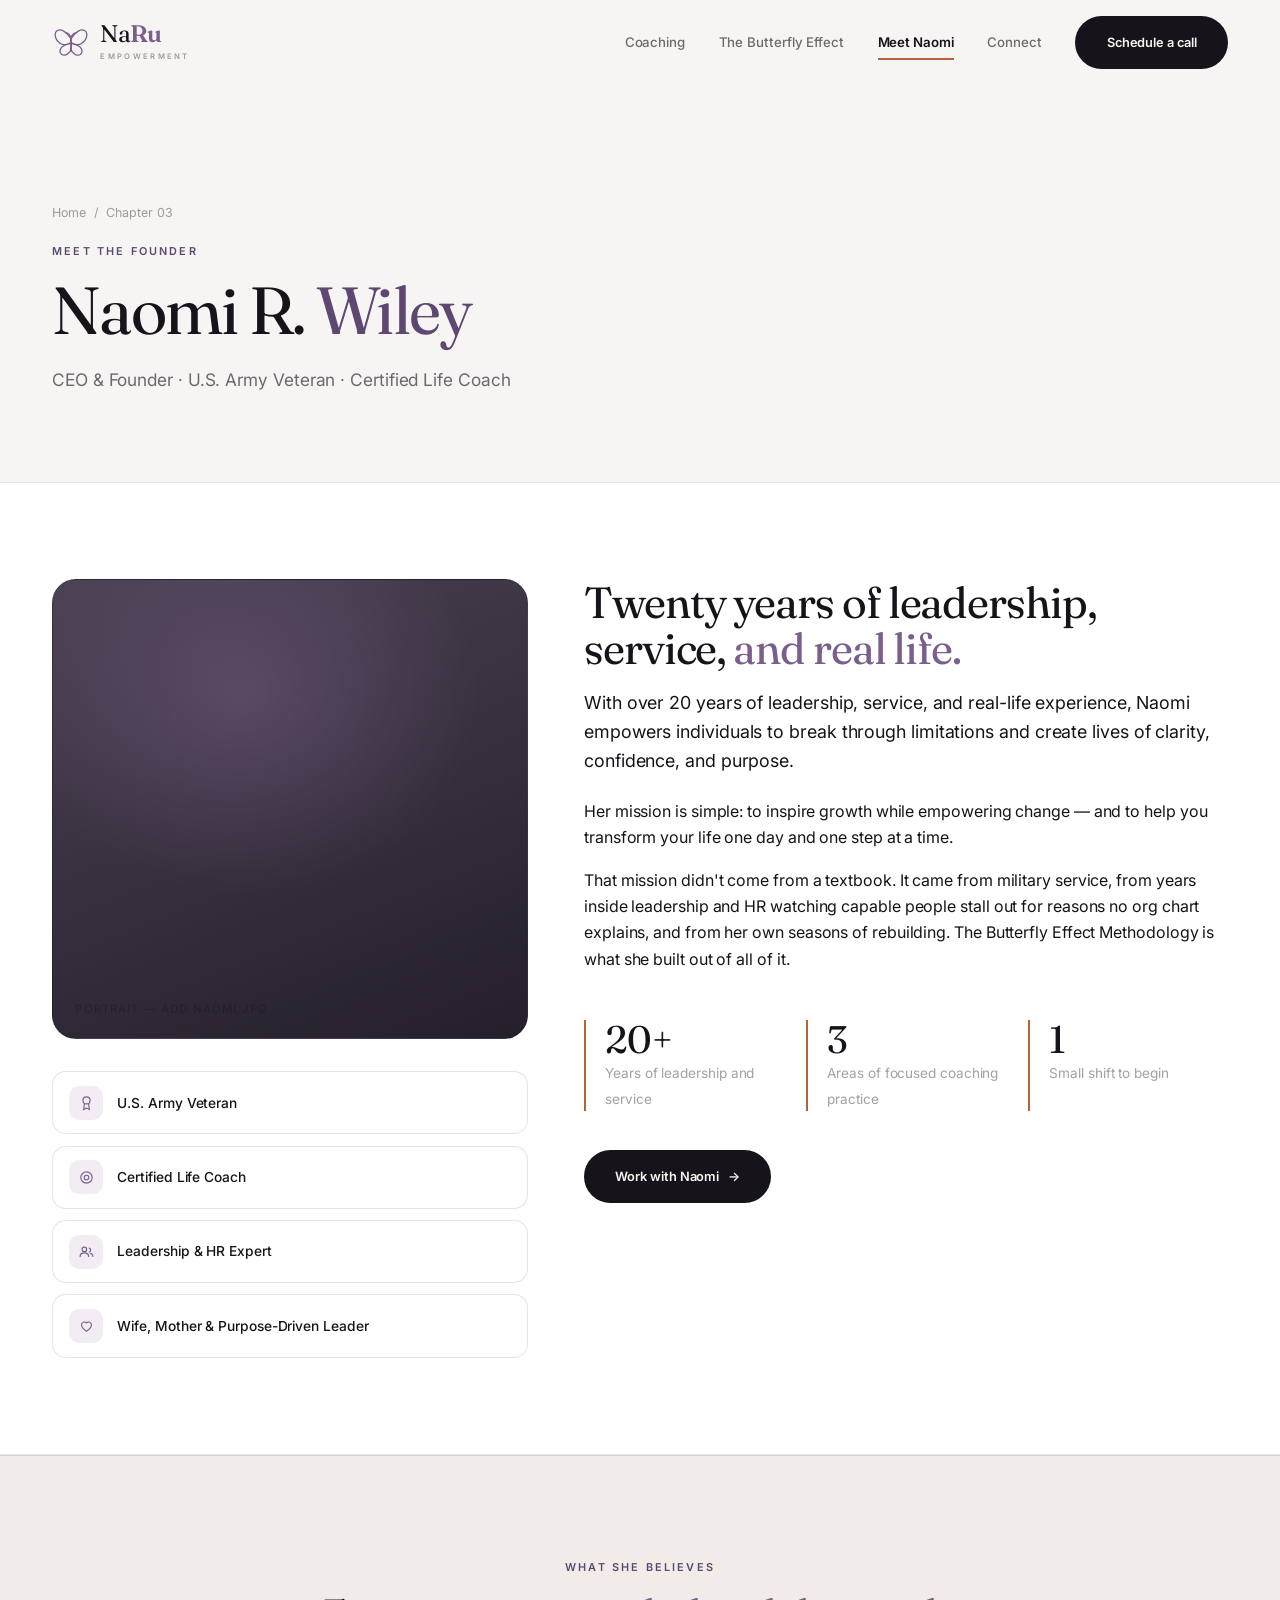
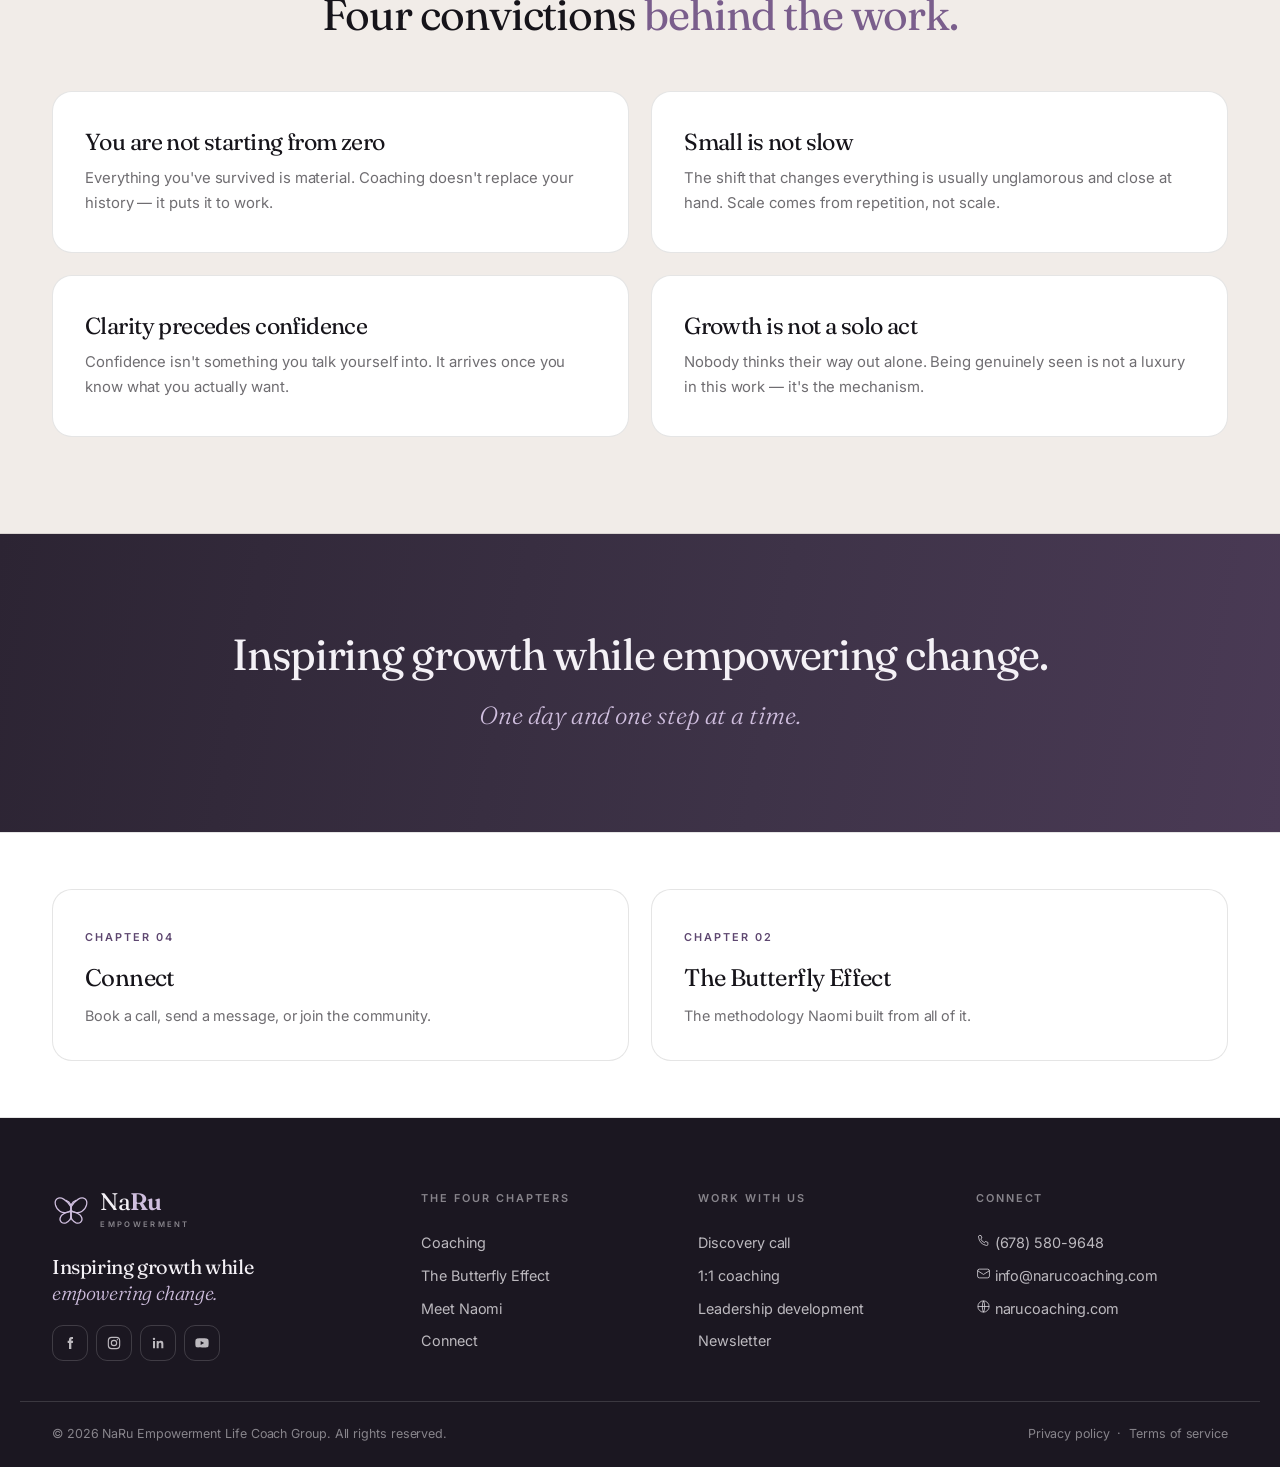
<file: light/naomi.html>
<!doctype html>
<html lang="en">
<head>
<meta charset="utf-8">
<meta name="viewport" content="width=device-width, initial-scale=1">
<title>Meet Naomi R. Wiley — NaRu Empowerment</title>
<meta name="description" content="Twenty years of leadership, service, and real-life experience behind NaRu Empowerment.">
<link rel="canonical" href="https://me5050-cu.github.io/naru-empowerment/light/naomi.html">
<meta name="theme-color" content="#F7F5F3">
<link rel="icon" href="data:image/svg+xml,%3Csvg%20xmlns%3D%27http%3A%2F%2Fwww.w3.org%2F2000%2Fsvg%27%20viewBox%3D%270%200%20120%20100%27%3E%3Cg%20fill%3D%27none%27%20stroke%3D%27%25235E4770%27%20stroke-width%3D%277%27%20stroke-linejoin%3D%27round%27%20stroke-linecap%3D%27round%27%3E%3Cpath%20d%3D%27M60%2038C72%2016%2092%204%20104%2012c11%208%206%2030-10%2040-11%207-27%204-34-4Z%27%2F%3E%3Cpath%20d%3D%27M60%2052c13%202%2030%208%2034%2020%204%2012-8%2020-18%2016-11-5-16-14-16-24Z%27%2F%3E%3Cpath%20d%3D%27M60%2038C48%2016%2028%204%2016%2012%205%2020%2010%2042%2026%2052c11%207%2027%204%2034-4Z%27%2F%3E%3Cpath%20d%3D%27M60%2052c-13%202-30%208-34%2020-4%2012%208%2020%2018%2016%2011-5%2016-14%2016-24Z%27%2F%3E%3Cpath%20d%3D%27M60%2032v46%27%2F%3E%3C%2Fg%3E%3C%2Fsvg%3E">
<meta property="og:type" content="website">
<meta property="og:site_name" content="NaRu Empowerment Life Coach Group">
<meta property="og:title" content="Meet Naomi R. Wiley — NaRu Empowerment">
<meta property="og:description" content="Twenty years of leadership, service, and real-life experience behind NaRu Empowerment.">
<meta property="og:url" content="https://me5050-cu.github.io/naru-empowerment/light/naomi.html">
<meta name="twitter:card" content="summary">
<meta name="twitter:title" content="Meet Naomi R. Wiley — NaRu Empowerment">
<meta name="twitter:description" content="Twenty years of leadership, service, and real-life experience behind NaRu Empowerment.">
<link rel="preconnect" href="https://fonts.googleapis.com">
<link rel="preconnect" href="https://fonts.gstatic.com" crossorigin>
<link href="https://fonts.googleapis.com/css2?family=Fraunces:opsz,wght@9..144,300;9..144,400;9..144,500;9..144,600&family=Inter:wght@300;400;500;600;700&display=swap" rel="stylesheet">
<link rel="stylesheet" href="../assets/site.css?v=3b0e0f9a95">
<link rel="stylesheet" href="../assets/light.css?v=3b0e0f9a95">
<noscript><style>.rv{opacity:1!important;transform:none!important}</style></noscript>
</head>
<body class="theme-light">


<svg width="0" height="0" style="position:absolute" aria-hidden="true">
  <symbol id="bfly-mark" viewBox="0 0 120 100">
    <g fill="none" stroke="currentColor" stroke-width="4" stroke-linejoin="round" stroke-linecap="round">
      <path d="M60 38C72 16 92 4 104 12c11 8 6 30-10 40-11 7-27 4-34-4Z"/>
      <path d="M60 52c13 2 30 8 34 20 4 12-8 20-18 16-11-5-16-14-16-24Z"/>
      <path d="M60 38C48 16 28 4 16 12 5 20 10 42 26 52c11 7 27 4 34-4Z"/>
      <path d="M60 52c-13 2-30 8-34 20-4 12 8 20 18 16 11-5 16-14 16-24Z"/>
      <path d="M60 32v46"/>
      <path d="M60 32c-4-8-10-13-16-15M60 32c4-8 10-13 16-15"/>
    </g>
  </symbol>
</svg>

<a class="skip" href="#main">Skip to content</a>

<header id="hdr">
  <div class="nav">
    <a class="logo" href="index.html" aria-label="NaRu Empowerment home">
      <svg class="mark" viewBox="0 0 120 100"><use href="#bfly-mark"/></svg>
      <div>
        <div class="name">Na<b>Ru</b></div>
        <div class="sub">Empowerment</div>
      </div>
    </a>
    <nav class="navlinks" id="navlinks">
      <a href="coaching.html">Coaching</a>
      <a href="butterfly-effect.html">The Butterfly Effect</a>
      <a href="naomi.html">Meet Naomi</a>
      <a href="connect.html">Connect</a>
      <a class="btn btn-ink" href="connect.html#book">Schedule a call</a>
    </nav>
    <button class="navtoggle" id="navtoggle" aria-label="Menu" aria-expanded="false"><span></span><span></span><span></span></button>
  </div>
</header>

<main id="main">

<section class="phero">
  <div class="wrap">
    <p class="crumb rv"><a href="index.html">Home</a> &nbsp;/&nbsp; Chapter 03</p>
    <div class="rv">
      <span class="eyebrow">Meet the founder</span>
      <h1>Naomi R. <span class="mv">Wiley</span></h1>
      <p class="sub">CEO &amp; Founder &middot; U.S. Army Veteran &middot; Certified Life Coach</p>
    </div>
  </div>
</section>

<section class="pad veil">
  <div class="wrap">
    <div class="split">
      <div class="rv">
        <div class="portrait"><div class="ph">Portrait &mdash; add naomi.jpg</div></div>
        <div class="creds">
          <div class="cred"><div class="ring"><svg width="17" height="17" viewBox="0 0 24 24" fill="none" stroke="currentColor" stroke-width="1.6"><circle cx="12" cy="9" r="5"/><path d="M9 13.5 8 22l4-2.2L16 22l-1-8.5"/></svg></div><span>U.S. Army Veteran</span></div>
          <div class="cred"><div class="ring"><svg width="17" height="17" viewBox="0 0 24 24" fill="none" stroke="currentColor" stroke-width="1.6"><circle cx="12" cy="12" r="8"/><circle cx="12" cy="12" r="3.2"/></svg></div><span>Certified Life Coach</span></div>
          <div class="cred"><div class="ring"><svg width="17" height="17" viewBox="0 0 24 24" fill="none" stroke="currentColor" stroke-width="1.6" stroke-linecap="round"><circle cx="9" cy="9" r="3.2"/><path d="M3 19c0-3.3 2.7-5 6-5s6 1.7 6 5"/><path d="M16 7.2a3 3 0 0 1 0 5.6M17.5 14.4c2 .7 3.5 2.3 3.5 4.6"/></svg></div><span>Leadership &amp; HR Expert</span></div>
          <div class="cred"><div class="ring"><svg width="17" height="17" viewBox="0 0 24 24" fill="none" stroke="currentColor" stroke-width="1.6"><path d="M12 20s-7-4.4-7-9a4 4 0 0 1 7-2.6A4 4 0 0 1 19 11c0 4.6-7 9-7 9Z"/></svg></div><span>Wife, Mother &amp; Purpose-Driven Leader</span></div>
        </div>
      </div>
      <div class="rv">
        <h2 class="sec">Twenty years of leadership, service, <span class="mv">and real life.</span></h2>
        <p class="lede">With over 20 years of leadership, service, and real-life experience, Naomi empowers individuals to break through limitations and create lives of clarity, confidence, and purpose.</p>
        <p style="color:var(--muted);margin-top:1.4rem">Her mission is simple: to inspire growth while empowering change &mdash; and to help you transform your life one day and one step at a time.</p>
        <p style="color:var(--muted)">That mission didn't come from a textbook. It came from military service, from years inside leadership and HR watching capable people stall out for reasons no org chart explains, and from her own seasons of rebuilding. The Butterfly Effect Methodology is what she built out of all of it.</p>

        <div class="factrow">
          <div class="fact"><b>20+</b><span>Years of leadership and service</span></div>
          <div class="fact"><b>3</b><span>Areas of focused coaching practice</span></div>
          <div class="fact"><b>1</b><span>Small shift to begin</span></div>
        </div>

        <a class="btn btn-ink" style="margin-top:2.4rem" href="connect.html#book">Work with Naomi <span class="arw">&rarr;</span></a>
      </div>
    </div>
  </div>
</section>

<section class="pad veil-2">
  <div class="wrap">
    <div class="sec-head rv" style="margin-inline:auto;text-align:center">
      <span class="eyebrow">What she believes</span>
      <h2 class="sec" style="margin-top:.8rem">Four convictions <span class="mv">behind the work.</span></h2>
    </div>
    <div class="grid-2">
      <div class="card rv"><h3>You are not starting from zero</h3><p>Everything you've survived is material. Coaching doesn't replace your history &mdash; it puts it to work.</p></div>
      <div class="card rv"><h3>Small is not slow</h3><p>The shift that changes everything is usually unglamorous and close at hand. Scale comes from repetition, not scale.</p></div>
      <div class="card rv"><h3>Clarity precedes confidence</h3><p>Confidence isn't something you talk yourself into. It arrives once you know what you actually want.</p></div>
      <div class="card rv"><h3>Growth is not a solo act</h3><p>Nobody thinks their way out alone. Being genuinely seen is not a luxury in this work &mdash; it's the mechanism.</p></div>
    </div>
  </div>
</section>

<section class="quote veil-ink">
  <div class="wrap rv">
    <p class="l1">Inspiring growth while empowering change.</p>
    <p class="l2">One day and one step at a time.</p>
  </div>
</section>
<section class="veil"><div class="wrap"><div class="pager">
<a class="pagecard rv" href="connect.html"><span>Chapter 04</span><h4>Connect</h4><p>Book a call, send a message, or join the community.</p></a>
<a class="pagecard rv" href="butterfly-effect.html"><span>Chapter 02</span><h4>The Butterfly Effect</h4><p>The methodology Naomi built from all of it.</p></a>
</div></div></section></main>

<footer>
  <div class="foot">
    <div>
      <div class="logo">
        <svg class="mark" viewBox="0 0 120 100"><use href="#bfly-mark"/></svg>
        <div>
          <div class="name">Na<b>Ru</b></div>
          <div class="sub">Empowerment</div>
        </div>
      </div>
      <p class="tagline">Inspiring growth while<br><em>empowering change.</em></p>
      <div class="social">
        <a href="#" aria-label="Facebook"><svg width="16" height="16" viewBox="0 0 24 24" fill="currentColor"><path d="M14 8.5V7c0-.8.4-1 1-1h1.5V3H14c-2.2 0-3.5 1.4-3.5 3.6V8.5H8.5V12h2V21H14v-9h2.3l.4-3.5H14Z"/></svg></a>
        <a href="#" aria-label="Instagram"><svg width="16" height="16" viewBox="0 0 24 24" fill="none" stroke="currentColor" stroke-width="1.7"><rect x="3.5" y="3.5" width="17" height="17" rx="5"/><circle cx="12" cy="12" r="4"/><circle cx="17" cy="7" r="1" fill="currentColor" stroke="none"/></svg></a>
        <a href="#" aria-label="LinkedIn"><svg width="16" height="16" viewBox="0 0 24 24" fill="currentColor"><path d="M4.5 9h3v11h-3zM6 4a1.8 1.8 0 1 0 0 3.6A1.8 1.8 0 0 0 6 4Zm4 5h2.9v1.5c.5-.9 1.7-1.8 3.3-1.8 3 0 3.8 1.8 3.8 4.4V20h-3v-6c0-1.5-.6-2.4-1.9-2.4-1.2 0-2.1.9-2.1 2.4v6h-3Z"/></svg></a>
        <a href="#" aria-label="YouTube"><svg width="16" height="16" viewBox="0 0 24 24" fill="currentColor"><path d="M22 12s0-3.2-.4-4.7a2.5 2.5 0 0 0-1.7-1.8C18.3 5 12 5 12 5s-6.3 0-7.9.5A2.5 2.5 0 0 0 2.4 7.3C2 8.8 2 12 2 12s0 3.2.4 4.7c.2.9.9 1.6 1.7 1.8C5.7 19 12 19 12 19s6.3 0 7.9-.5a2.5 2.5 0 0 0 1.7-1.8C22 15.2 22 12 22 12ZM10 15V9l5.2 3Z"/></svg></a>
      </div>
    </div>
    <div>
      <h4>The four chapters</h4>
      <a href="coaching.html">Coaching</a>
      <a href="butterfly-effect.html">The Butterfly Effect</a>
      <a href="naomi.html">Meet Naomi</a>
      <a href="connect.html">Connect</a>
    </div>
    <div>
      <h4>Work with us</h4>
      <a href="connect.html#book">Discovery call</a>
      <a href="coaching.html#one-to-one">1:1 coaching</a>
      <a href="coaching.html#leadership">Leadership development</a>
      <a href="connect.html#newsletter">Newsletter</a>
    </div>
    <div>
      <h4>Connect</h4>
      <a class="contact-row" href="tel:+16785809648"><svg width="15" height="15" viewBox="0 0 24 24" fill="none" stroke="currentColor" stroke-width="1.5"><path d="M5 4h3l1.5 4-2 1.5a12 12 0 0 0 6 6L15 13.5 19 15v3a2 2 0 0 1-2.2 2A16 16 0 0 1 4 6.2 2 2 0 0 1 5 4Z"/></svg> (678) 580-9648</a>
      <a class="contact-row" href="mailto:info@narucoaching.com"><svg width="15" height="15" viewBox="0 0 24 24" fill="none" stroke="currentColor" stroke-width="1.5"><rect x="2.5" y="5" width="19" height="14" rx="3"/><path d="m2.5 7.5 9.5 6 9.5-6"/></svg> info@narucoaching.com</a>
      <a class="contact-row" href="index.html"><svg width="15" height="15" viewBox="0 0 24 24" fill="none" stroke="currentColor" stroke-width="1.5"><circle cx="12" cy="12" r="9"/><path d="M3 12h18M12 3c2.5 3 2.5 15 0 18M12 3c-2.5 3-2.5 15 0 18"/></svg> narucoaching.com</a>
    </div>
  </div>
  <div class="legal">
    <span>&copy; 2026 NaRu Empowerment Life Coach Group. All rights reserved.</span>
    <span><a href="#" style="display:inline">Privacy policy</a> &nbsp;&middot;&nbsp; <a href="#" style="display:inline">Terms of service</a></span>
  </div>
</footer>

<script src="../assets/butterfly.js?v=3b0e0f9a95"></script>
</body>
</html>
</file>
<file: assets/site.css>
/* ===========================================================
   NaRu Empowerment — shared stylesheet
   One dark substrate throughout. Content sits on translucent
   panels so the wireframe glows through the whole site rather
   than fighting bright sheets for attention.
   =========================================================== */
:root{
  --bg:#131017;
  --surface:rgba(27,23,33,.58);
  --surface-solid:#1D1923;
  --surface-2:rgba(35,29,43,.66);
  --line:rgba(255,255,255,.09);
  --line-strong:rgba(255,255,255,.18);

  --text:#E4DCEC;          /* lilac-tinted, never pure white */
  --text-2:rgba(228,220,236,.60);
  --text-3:rgba(228,220,236,.38);

  --lilac:#CFBEDE;
  --lilac-soft:rgba(207,190,222,.14);
  --mauve:#A184B3;
  --mauve-deep:#6B5280;
  --clay:#D28A62;
  --clay-soft:rgba(210,138,98,.14);

  --shadow:0 24px 70px -28px rgba(0,0,0,.85);
  --maxw:1240px;
}
*{box-sizing:border-box}
html{scroll-behavior:smooth}
body{
  margin:0;background:var(--bg);color:var(--text);
  font-family:'Inter',system-ui,-apple-system,'Segoe UI',sans-serif;
  font-weight:400;line-height:1.65;letter-spacing:-.005em;
  -webkit-font-smoothing:antialiased;overflow-x:hidden;
}
img{max-width:100%;display:block}
a{color:inherit;text-decoration:none}
.wrap{max-width:var(--maxw);margin:0 auto;padding:0 32px}
h1,h2,h3,.display{font-family:'Fraunces','Times New Roman',serif;font-weight:400;letter-spacing:-.025em;color:var(--text)}
.eyebrow{font-size:.68rem;letter-spacing:.2em;text-transform:uppercase;font-weight:600;color:var(--lilac)}
.center{text-align:center}
em.it{font-style:italic;font-weight:300}
p{color:var(--text-2)}

/* ---------- background canvas ---------- */
#bgfx{position:fixed;inset:0;z-index:0;pointer-events:none;display:block}
header,main,footer{position:relative;z-index:1}

/* Translucent panels: the wireframe reads through every section,
   brightest in the open bands, dimmest behind dense content. */
/* Default: solid, quiet panels — nothing moving behind the copy. */
.veil{background:var(--surface-solid);border-top:1px solid var(--line);border-bottom:1px solid var(--line)}
.veil-2{background:#221D2A;border-top:1px solid var(--line);border-bottom:1px solid var(--line)}
.veil-open,.veil-ink{background:transparent}

/* The Butterfly Effect page carries the live wireframe, so nothing is
   allowed to sit in front of it: no panels, no tints, no blur, no
   seams. The mesh runs edge to edge and the type carries itself. */
.bg-live .veil,
.bg-live .veil-2,
.bg-live .cta,
.bg-live footer{
  background:transparent;
  backdrop-filter:none;-webkit-backdrop-filter:none;
  border-top-color:transparent;border-bottom-color:transparent;
}
.bg-live .cta::before{display:none}

/* Legibility without a box behind it: a soft dark halo on the glyphs
   themselves, so text stays crisp wherever the mesh drifts. */
.bg-live main h1,.bg-live main h2,.bg-live main h3,.bg-live main h4,
.bg-live main p,.bg-live main li,.bg-live main span,.bg-live main small,
.bg-live footer a,.bg-live footer p,.bg-live footer h4,.bg-live .legal{
  text-shadow:0 1px 3px rgba(12,10,16,.95),0 2px 22px rgba(12,10,16,.85),0 0 46px rgba(12,10,16,.6);
}

/* Cards on this page become outlines rather than filled surfaces. */
.bg-live .pagecard{background:transparent;border-color:var(--line-strong)}
.bg-live .pagecard:hover{background:rgba(255,255,255,.05)}
.bg-live .tag-pill{background:rgba(12,10,16,.45)}
.bg-live .stagerow{border-top-color:var(--line)}

/* ---------- buttons ---------- */
.btn{
  display:inline-flex;align-items:center;gap:.55rem;border-radius:100px;
  padding:.95rem 1.9rem;font-size:.8rem;font-weight:600;border:1px solid transparent;cursor:pointer;
  transition:transform .35s cubic-bezier(.2,.7,.3,1),background .3s,color .3s,box-shadow .35s,border-color .3s;
}
.btn-ink{background:var(--lilac);color:#191420}
.btn-ink:hover{background:#DCCCEA;transform:translateY(-2px);box-shadow:0 18px 44px -20px rgba(207,190,222,.55)}
.btn-clay{background:var(--clay);color:#191420}
.btn-clay:hover{background:#DE9A73;transform:translateY(-2px);box-shadow:0 18px 44px -20px rgba(210,138,98,.55)}
.btn-ghost{border-color:var(--line-strong);color:var(--text);background:transparent}
.btn-ghost:hover{background:var(--text);color:#191420;border-color:var(--text)}
.btn-light{background:var(--text);color:#191420}
.btn-light:hover{background:#F0EAF6;transform:translateY(-2px);box-shadow:0 18px 44px -20px rgba(207,190,222,.4)}
.arw{transition:transform .35s cubic-bezier(.2,.7,.3,1);display:inline-block}
.btn:hover .arw{transform:translateX(4px)}

/* ---------- nav ---------- */
header{position:sticky;top:0;z-index:80;background:rgba(19,16,23,.88);
  backdrop-filter:blur(20px) saturate(1.4);-webkit-backdrop-filter:blur(20px) saturate(1.4);
  border-bottom:1px solid transparent;transition:border-color .3s,background .3s}
header.scrolled{border-bottom-color:var(--line);background:rgba(19,16,23,.9)}
.nav{display:flex;align-items:center;justify-content:space-between;gap:2rem;padding:16px 32px;max-width:var(--maxw);margin:0 auto}
.logo{display:flex;align-items:center;gap:.65rem}
.logo .mark{width:38px;flex:none;color:var(--lilac)}
.logo .name{font-family:'Fraunces',serif;font-size:1.5rem;color:var(--text);line-height:1;letter-spacing:-.03em}
.logo .name b{font-weight:600;color:var(--lilac)}
.logo .sub{font-size:.48rem;letter-spacing:.3em;text-transform:uppercase;color:var(--text-3);margin-top:5px;font-weight:600}
.navlinks{display:flex;align-items:center;gap:2.1rem}
.navlinks a:not(.btn){font-size:.83rem;font-weight:500;color:var(--text-2);position:relative;padding:6px 0;transition:color .25s}
.navlinks a:not(.btn):hover{color:var(--text)}
.navlinks a:not(.btn)::after{content:"";position:absolute;left:0;bottom:0;height:1.5px;width:0;background:var(--lilac);transition:width .3s cubic-bezier(.2,.7,.3,1)}
.navlinks a:not(.btn):hover::after{width:100%}
.navlinks a.current{color:var(--text);font-weight:600}
.navlinks a.current::after{width:100%;background:var(--clay)}
.navtoggle{display:none;background:none;border:0;padding:8px;cursor:pointer}
.navtoggle span{display:block;width:22px;height:1.5px;background:var(--text);margin:5px 0;transition:.3s}

/* ---------- stage ribbon ---------- */
.ribbon{border-top:1px solid var(--line);background:rgba(19,16,23,.5)}
.ribbon-in{max-width:var(--maxw);margin:0 auto;padding:10px 32px;display:flex;align-items:center;gap:1.2rem;
  font-size:.7rem;letter-spacing:.14em;text-transform:uppercase;font-weight:600;color:var(--text-3);flex-wrap:wrap}
.ribbon .track{flex:1;height:2px;background:var(--line);border-radius:2px;overflow:hidden;min-width:120px}
.ribbon .fill{height:100%;width:0;background:linear-gradient(90deg,var(--mauve),var(--clay));transition:width .5s ease}
.ribbon .stage{color:var(--lilac)}

/* ---------- page openers ---------- */
.phero{padding:6.5rem 0 5.5rem;position:relative;background:transparent}
.phero h1{font-size:clamp(2.6rem,5.2vw,4.4rem);line-height:1;margin:.9rem 0 0;max-width:16ch}
.phero h1 .mv{color:var(--lilac)}
.phero p.sub{font-size:1.08rem;color:var(--text-2);max-width:52ch;margin:1.4rem 0 0}
.crumb{font-size:.78rem;color:var(--text-3)}
.crumb a:hover{color:var(--lilac)}

.hero{padding:0;background:transparent}
.hero-in{max-width:var(--maxw);margin:0 auto;padding:0 32px;min-height:min(92vh,860px);display:flex;align-items:center}
.hero-copy{max-width:640px;padding:6rem 0}
.hero .kick{font-family:'Fraunces',serif;font-style:italic;font-weight:300;font-size:1.15rem;color:var(--lilac);margin:0 0 1.2rem}
.hero h1{font-size:clamp(3rem,6.4vw,5.6rem);line-height:.96;margin:0}
.hero h1 .mv{color:var(--lilac);display:block}
.hero h1 em{font-style:italic;font-weight:300;color:var(--text-3);display:block;font-size:.76em}
.divider{display:flex;align-items:center;gap:12px;margin:2.2rem 0 1.8rem;max-width:300px}
.divider::after{content:"";height:1px;background:var(--line-strong);flex:1}
.divider i{width:8px;height:8px;border-radius:50%;background:var(--clay);display:block;flex:none}
.hero p.lead{font-size:1.08rem;max-width:38ch;color:var(--text-2);margin:0 0 2.4rem;line-height:1.6}
.hero p.lead b{font-weight:600;color:var(--text)}
.hero-actions{display:flex;align-items:center;gap:1.3rem;flex-wrap:wrap}
.hero-actions .quiet{font-size:.82rem;color:var(--text-3)}
.scroll-hint{position:absolute;left:32px;bottom:30px;font-size:.7rem;letter-spacing:.16em;text-transform:uppercase;
  color:var(--text-3);display:flex;align-items:center;gap:.6rem;font-weight:600}
.scroll-hint i{width:1px;height:26px;background:linear-gradient(var(--lilac),transparent);display:block;animation:hint 2.2s ease-in-out infinite}
@keyframes hint{0%,100%{opacity:.25;transform:scaleY(.5)}50%{opacity:1;transform:scaleY(1)}}

/* ---------- sections ---------- */
section{position:relative}
/* keep anchor targets clear of the sticky header */
main [id]{scroll-margin-top:124px}
.pad{padding:6rem 0}
.pad-sm{padding:4rem 0}
h2.sec{font-size:clamp(1.9rem,3.4vw,2.9rem);line-height:1.06;margin:0 0 1.1rem}
h2.sec .mv{color:var(--lilac)}
.sec-head{max-width:640px;margin-bottom:3.4rem}
.sec-head p{font-size:1rem;color:var(--text-2);margin:0}
.lede{font-size:1.12rem;line-height:1.6;color:var(--text);max-width:58ch}

/* cards */
.grid-3{display:grid;grid-template-columns:repeat(3,1fr);gap:1.4rem}
.grid-2{display:grid;grid-template-columns:repeat(2,1fr);gap:1.4rem}
.card{background:rgba(255,255,255,.035);border:1px solid var(--line);border-radius:20px;padding:2.3rem 2rem;
  transition:transform .45s cubic-bezier(.2,.7,.3,1),box-shadow .45s,border-color .45s,background .45s;display:block}
.card:hover{transform:translateY(-8px);box-shadow:var(--shadow);border-color:var(--line-strong);background:rgba(255,255,255,.06)}
.card .num{font-size:.68rem;font-weight:600;letter-spacing:.16em;color:var(--lilac);display:block;margin-bottom:1.2rem}
.card .icon svg{stroke:#EFE9F4}
.card .icon{width:56px;height:56px;border-radius:16px;display:grid;place-items:center;margin-bottom:1.4rem;transition:transform .45s cubic-bezier(.2,.7,.3,1)}
.card:hover .icon{transform:scale(1.08) rotate(-5deg)}
.i-mauve{background:linear-gradient(150deg,var(--mauve),var(--mauve-deep))}
.i-ink{background:linear-gradient(150deg,#4A4056,#241F2B);border:1px solid var(--line-strong)}
.i-clay{background:linear-gradient(150deg,var(--clay),#9E5C39)}
.card h3{font-size:1.45rem;line-height:1.12;margin:0 0 .7rem}
.card p{font-size:.93rem;color:var(--text-2);margin:0}
.card ul{margin:1.1rem 0 0;padding:0;list-style:none;display:grid;gap:.5rem}
.card li{font-size:.88rem;color:var(--text-2);display:flex;gap:.6rem;align-items:flex-start;line-height:1.5}
.card li svg{color:var(--lilac);flex:none;margin-top:.35rem}

/* quote bands */
.quote{position:relative;overflow:hidden}
.quote .wrap{padding:6rem 32px;text-align:center;position:relative;z-index:2}
.quote .l1{font-family:'Fraunces',serif;font-size:clamp(1.7rem,3.4vw,2.9rem);line-height:1.12;margin:0;letter-spacing:-.03em;color:var(--text)}
.quote .l2{font-family:'Fraunces',serif;font-style:italic;font-weight:300;font-size:clamp(1.1rem,2vw,1.55rem);color:var(--lilac);margin:1rem 0 0}

/* stage rows */
.stagerow{display:grid;grid-template-columns:auto 1fr;gap:2.6rem;align-items:start;padding:3rem 0;border-top:1px solid var(--line)}
.stagerow:first-of-type{border-top:0}
.stagerow .orb{width:132px;height:132px;border-radius:50%;display:grid;place-items:center;position:relative;flex:none}
.stagerow .orb .disc{position:absolute;inset:0;border-radius:50%}
.d1{background:linear-gradient(150deg,var(--mauve),var(--mauve-deep))}
.d2{background:linear-gradient(150deg,var(--clay),#8E4F30)}
.d3{background:linear-gradient(150deg,#4A4056,#1E1A24);border:1px solid var(--line-strong)}
.stagerow .orb svg{position:relative;z-index:2;color:var(--text)}
.stagerow h3{font-size:1.9rem;margin:0 0 .4rem}
.stagerow .beat{font-size:.9rem;color:var(--lilac);font-weight:600;margin:0 0 1rem}
.stagerow p{color:var(--text-2);margin:0 0 1rem;max-width:56ch}
.stagerow .tags{display:flex;gap:.5rem;flex-wrap:wrap;margin-top:1.2rem}
.tag-pill{font-size:.76rem;font-weight:500;padding:.35rem .85rem;border-radius:100px;background:var(--lilac-soft);color:var(--lilac);border:1px solid var(--line)}

/* naomi */
.split{display:grid;grid-template-columns:.85fr 1.15fr;gap:3.5rem;align-items:start}
.split-wide{grid-template-columns:1.15fr .85fr}
.split-mid{align-items:center}
.portrait{position:relative;border-radius:24px;overflow:hidden;min-height:460px;border:1px solid var(--line);
  background:radial-gradient(80% 70% at 40% 25%,rgba(161,132,179,.4),transparent 62%),linear-gradient(158deg,#2E2738,#151219)}
.portrait img{position:absolute;inset:0;width:100%;height:100%;object-fit:cover}
.portrait .ph{position:absolute;left:0;right:0;bottom:0;padding:1.2rem 1.4rem;font-size:.72rem;color:var(--text-3);letter-spacing:.1em;text-transform:uppercase}
.creds{display:grid;gap:.7rem;margin-top:2rem}
.cred{display:flex;gap:.9rem;align-items:center;background:rgba(255,255,255,.035);border:1px solid var(--line);border-radius:14px;padding:.85rem 1rem;transition:transform .35s,border-color .35s,background .35s}
.cred:hover{transform:translateX(4px);border-color:var(--line-strong);background:rgba(255,255,255,.06)}
.cred .ring{width:34px;height:34px;border-radius:10px;background:var(--lilac-soft);display:grid;place-items:center;flex:none;color:var(--lilac)}
.cred span{font-size:.86rem;color:var(--text);font-weight:500;line-height:1.35}
.factrow{display:grid;grid-template-columns:repeat(3,1fr);gap:1.4rem;margin-top:3rem}
.fact{border-left:2px solid var(--clay);padding-left:1.2rem}
.fact b{font-family:'Fraunces',serif;font-size:2.4rem;display:block;line-height:1;color:var(--text);font-weight:400}
.fact span{font-size:.85rem;color:var(--text-3)}

/* cta band — the one warm moment, kept in the family */
.cta{position:relative;overflow:hidden;border-top:1px solid var(--line);border-bottom:1px solid var(--line);
  background:linear-gradient(100deg,rgba(107,82,128,.42),rgba(158,92,57,.42))}
.cta::before{content:"";position:absolute;inset:0;backdrop-filter:blur(30px);-webkit-backdrop-filter:blur(30px)}
.cta .wrap{display:flex;align-items:center;justify-content:space-between;gap:3rem;padding:3.6rem 32px;flex-wrap:wrap;position:relative;z-index:2}
.cta h2{font-size:clamp(1.7rem,3vw,2.4rem);margin:0;line-height:1.06;font-family:'Fraunces',serif;font-weight:400;letter-spacing:-.025em}
.cta p{margin:.6rem 0 0;font-size:.95rem;color:var(--text-2);max-width:44ch}
.cta small{display:block;margin-top:1rem;font-family:'Fraunces',serif;font-style:italic;font-weight:300;font-size:1.05rem;color:var(--text-2)}

/* forms */
.field{width:100%;padding:.95rem 1.2rem;border:1px solid var(--line);border-radius:100px;background:rgba(255,255,255,.045);
  font-family:inherit;font-size:.9rem;color:var(--text);outline:none;transition:border-color .3s,box-shadow .3s,background .3s}
textarea.field{border-radius:20px;resize:vertical;min-height:130px}
.field::placeholder{color:var(--text-3)}
.field:focus{border-color:var(--lilac);background:rgba(255,255,255,.07);box-shadow:0 0 0 4px rgba(207,190,222,.12)}
select.field{appearance:none;cursor:pointer}
select.field option{background:#1D1923;color:var(--text)}
.frow{display:flex;gap:.7rem;flex-wrap:wrap}
.frow .field{flex:1 1 190px;width:auto}
.formnote{font-size:.82rem;color:var(--lilac);margin:1rem 0 0;min-height:1.3em;font-weight:500}
.fgroup{margin-bottom:1.1rem}

/* accent panel */
.darkcard{background:linear-gradient(155deg,rgba(107,82,128,.34),rgba(29,25,35,.6));border:1px solid var(--line);
  border-radius:24px;padding:2.4rem;position:relative;overflow:hidden}
.darkcard::before{content:"";position:absolute;right:-30%;top:-40%;width:420px;height:420px;
  background:radial-gradient(circle,rgba(161,132,179,.30),transparent 62%)}
.darkcard>*{position:relative;z-index:2}
.darkcard .ring{width:46px;height:46px;border-radius:14px;background:var(--lilac-soft);display:grid;place-items:center;color:var(--lilac);margin-bottom:1.3rem}
.darkcard h3{font-size:1.4rem;margin:0 0 .7rem}
.darkcard p{font-size:.94rem;color:var(--text-2);margin:0}
.darkcard ul{list-style:none;padding:0;margin:1.4rem 0 0;display:grid;gap:.6rem}
.darkcard li{font-size:.88rem;color:var(--text-2);display:flex;gap:.6rem;align-items:center}
.darkcard li svg{color:var(--lilac);flex:none}
.darkcard a:hover{color:var(--lilac)}

/* faq */
.faq{border-top:1px solid var(--line)}
.faq details{border-bottom:1px solid var(--line)}
.faq summary{cursor:pointer;padding:1.4rem 0;font-family:'Fraunces',serif;font-size:1.2rem;color:var(--text);
  list-style:none;display:flex;justify-content:space-between;align-items:center;gap:1rem;letter-spacing:-.02em}
.faq summary::-webkit-details-marker{display:none}
.faq summary::after{content:"+";color:var(--lilac);font-size:1.5rem;font-family:'Inter',sans-serif;transition:transform .3s}
.faq details[open] summary::after{transform:rotate(45deg)}
.faq p{margin:0 0 1.4rem;color:var(--text-2);max-width:62ch;font-size:.95rem}

/* pager */
.pager{display:grid;grid-template-columns:repeat(2,1fr);gap:1.4rem;padding:3.5rem 0}
.pagecard{border:1px solid var(--line);border-radius:20px;padding:2rem;background:rgba(255,255,255,.035);
  transition:transform .4s,box-shadow .4s,border-color .4s,background .4s}
.pagecard:hover{transform:translateY(-6px);box-shadow:var(--shadow);border-color:var(--line-strong);background:rgba(255,255,255,.06)}
.pagecard span{font-size:.68rem;letter-spacing:.18em;text-transform:uppercase;color:var(--lilac);font-weight:600}
.pagecard h4{font-family:'Fraunces',serif;font-size:1.5rem;margin:.6rem 0 .4rem;color:var(--text);font-weight:400;letter-spacing:-.025em}
.pagecard p{font-size:.9rem;color:var(--text-2);margin:0}

/* footer */
footer{background:#100E14;color:var(--text-2);border-top:1px solid var(--line)}
.foot{display:grid;grid-template-columns:1.4fr 1fr 1fr 1.1fr;gap:3rem;padding:4.5rem 32px 2.5rem;max-width:var(--maxw);margin:0 auto}
.foot h4{font-size:.68rem;letter-spacing:.18em;text-transform:uppercase;color:var(--text-3);margin:0 0 1.2rem;font-family:'Inter',sans-serif;font-weight:600}
.foot a{font-size:.9rem;color:var(--text-2);display:block;padding:.28rem 0;transition:color .25s,transform .25s}
.foot a:hover{color:var(--lilac);transform:translateX(3px)}
.tagline{font-family:'Fraunces',serif;font-size:1.25rem;color:var(--text);margin:1.4rem 0 1.2rem;line-height:1.3;letter-spacing:-.02em}
.tagline em{font-style:italic;font-weight:300;color:var(--lilac)}
.social{display:flex;gap:.5rem}
.social a{width:36px;height:36px;border:1px solid var(--line);border-radius:11px;display:grid;place-items:center;color:var(--text-2)}
.social a:hover{background:var(--mauve);border-color:var(--mauve);color:var(--text);transform:translateY(-2px)}
.contact-row{display:flex;gap:.7rem;align-items:center;font-size:.9rem;padding:.28rem 0;color:var(--text-2);transition:color .25s}
.contact-row:hover{color:var(--lilac)}
.legal{border-top:1px solid var(--line);padding:1.4rem 32px;max-width:var(--maxw);margin:0 auto;
  display:flex;justify-content:space-between;gap:1rem;font-size:.78rem;color:var(--text-3);flex-wrap:wrap}
.legal a:hover{color:var(--lilac)}

/* reveal */
/* Keyboard focus: visible on every interactive element, in both themes.
   :focus-visible keeps it off mouse clicks. */
a:focus-visible,button:focus-visible,input:focus-visible,
select:focus-visible,textarea:focus-visible,summary:focus-visible{
  outline:2px solid var(--lilac);outline-offset:3px;border-radius:4px}
.btn:focus-visible{outline-offset:4px}

/* Skip link: first tab stop, hidden until focused */
.skip{position:absolute;left:-9999px;top:0;z-index:200;
  background:var(--text);color:var(--bg);padding:.8rem 1.4rem;border-radius:0 0 10px 0;
  font-size:.85rem;font-weight:600}
.skip:focus{left:0}

.rv{opacity:0;transform:translateY(24px);transition:opacity .8s ease,transform .8s cubic-bezier(.2,.7,.3,1)}
.rv.in{opacity:1;transform:none}

/* responsive */
@media(max-width:1040px){
  .grid-3,.grid-2{grid-template-columns:1fr}
  .split,.split-wide{grid-template-columns:1fr;gap:2.4rem}
  .portrait{min-height:340px}
  .factrow{grid-template-columns:1fr}
  .foot{grid-template-columns:1fr 1fr}
  .stagerow{grid-template-columns:1fr;gap:1.6rem}
  .pager{grid-template-columns:1fr}
}
@media(max-width:900px){
  /* backdrop blur on a sticky bar forces a full-viewport recomposite on
     every scroll frame — costly on iOS. Use an opaque bar on small screens. */
  header{background:#141118;backdrop-filter:none;-webkit-backdrop-filter:none}
  header.scrolled{background:#141118}
  .cta::before{backdrop-filter:none;-webkit-backdrop-filter:none}
  /* the ribbon fits on one line so it stops eating the viewport */
  .ribbon-in{gap:.6rem;padding:8px 22px;flex-wrap:nowrap;overflow:hidden}
  .ribbon-in span:last-child{display:none}
  .ribbon .track{min-width:60px}
  .phero{padding:2.6rem 0 3rem}
}

@media(max-width:820px){
  .navlinks{position:fixed;inset:69px 0 auto;background:rgba(19,16,23,.98);
    backdrop-filter:blur(20px);-webkit-backdrop-filter:blur(20px);
    flex-direction:column;gap:0;padding:1rem 32px 2rem;border-bottom:1px solid var(--line);
    transform:translateY(-160%);transition:transform .45s cubic-bezier(.2,.7,.3,1);align-items:flex-start}
  .navlinks.open{transform:none}
  .navlinks a:not(.btn){padding:1rem 0;width:100%;border-bottom:1px solid var(--line);font-size:1rem}
  .navlinks .btn{margin-top:1.2rem;width:100%;justify-content:center}
  .navtoggle{display:block}
  .hero-copy{padding:3.6rem 0 3rem}
  .pad{padding:4.2rem 0}
  .phero{padding:3.5rem 0 3.5rem}
  .quote .wrap{padding:4rem 32px}
  .scroll-hint{display:none}
}
@media(max-width:620px){
  .wrap,.nav,.hero-in{padding-left:22px;padding-right:22px}
  .cta .wrap{flex-direction:column;align-items:flex-start;padding:3rem 22px}
  .foot{grid-template-columns:1fr;gap:2.2rem;padding:3.5rem 22px 2rem}
  .legal{justify-content:center;text-align:center;padding:1.4rem 22px}
  .card{padding:1.9rem 1.5rem}
  .ribbon-in{padding:10px 22px;font-size:.62rem;gap:.8rem}
}
@media(prefers-reduced-motion:reduce){
  .rv{opacity:1!important;transform:none!important;transition:none}
  html{scroll-behavior:auto}
  .scroll-hint i{animation:none}
}
</file>
<file: assets/light.css>
/* ===========================================================
   NaRu — light edition
   Loads after site.css and inverts the ground. Structure,
   type and spacing are untouched; only surfaces, lines and
   the handful of rules that hardcode white are redefined.
   =========================================================== */
:root{
  --bg:#F7F5F3;
  --surface:rgba(255,255,255,.78);
  --surface-solid:#FFFFFF;
  --surface-2:#F1ECE8;
  --line:rgba(22,20,26,.11);
  --line-strong:rgba(22,20,26,.22);

  --text:#16141A;
  --text-2:rgba(22,20,26,.62);
  --text-3:rgba(22,20,26,.40);

  --lilac:#7A5E8C;          /* accent needs weight on a light ground */
  --lilac-soft:rgba(139,110,155,.12);
  --mauve:#8B6E9B;
  --mauve-deep:#5E4770;
  --clay:#B4623C;
  --clay-soft:rgba(180,98,60,.12);

  --shadow:0 18px 46px -22px rgba(22,20,26,.28);
}

body{background:var(--bg);color:var(--text)}

/* panels: white sheets with a hairline, not translucent darkness */
.veil{background:var(--surface-solid)}
.veil-2{background:var(--surface-2)}
.bg-live .veil,.bg-live .veil-2{background:transparent;backdrop-filter:none;-webkit-backdrop-filter:none}

header{background:rgba(247,245,243,.86)}
header.scrolled{background:rgba(247,245,243,.95)}
.ribbon{background:rgba(247,245,243,.6)}
.navtoggle span{background:var(--text)}

/* buttons invert: dark pill on light ground */
.btn-ink{background:var(--text);color:#F7F5F3}
.btn-ink:hover{background:var(--mauve-deep);color:#fff;box-shadow:0 18px 44px -20px rgba(94,71,112,.5)}
.btn-clay{background:var(--clay);color:#fff}
.btn-clay:hover{background:#9C5231;color:#fff}
.btn-ghost{border-color:var(--line-strong);color:var(--text)}
.btn-ghost:hover{background:var(--text);color:#F7F5F3;border-color:var(--text)}
.btn-light{background:var(--text);color:#F7F5F3}
.btn-light:hover{background:#000;color:#fff}
.hero .btn-ink,.phero .btn-ink,.veil-open .btn-ink{background:var(--text);color:#F7F5F3}
.hero .btn-ink:hover,.phero .btn-ink:hover,.veil-open .btn-ink:hover{background:var(--mauve-deep);color:#fff}
.hero .btn-ghost,.phero .btn-ghost,.veil-open .btn-ghost{border-color:var(--line-strong);color:var(--text)}
.hero .btn-ghost:hover,.phero .btn-ghost:hover,.veil-open .btn-ghost:hover{background:var(--text);color:#F7F5F3;border-color:var(--text)}

/* cards lift with shadow rather than a lighter fill */
.card,.pagecard,.cred{background:var(--surface-solid);border-color:var(--line)}
.card:hover,.pagecard:hover,.cred:hover{background:var(--surface-solid);border-color:var(--mauve);box-shadow:var(--shadow)}
.bg-live .pagecard{background:var(--surface-solid)}
.bg-live .pagecard:hover{background:var(--surface-solid)}
.card .icon svg{stroke:#fff}
.i-ink{background:linear-gradient(150deg,#3A3340,#16141A);border-color:transparent}

.field{background:var(--surface-solid);border-color:var(--line-strong);color:var(--text)}
.field:focus{border-color:var(--mauve);background:#fff;box-shadow:0 0 0 4px rgba(139,110,155,.14)}
.field::placeholder{color:var(--text-3)}
select.field option{background:#fff;color:var(--text)}

/* the two bands that carried the dark ground now carry colour instead */
.quote{background:linear-gradient(100deg,#2C2433,#3E3348 60%,#4A3A55)}
.quote .l1{color:#F4F1F6}
.quote .l2{color:#CFBEDE}
.cta{background:linear-gradient(100deg,rgba(139,110,155,.16),rgba(180,98,60,.18));
  border-top:1px solid var(--line);border-bottom:1px solid var(--line)}
.cta::before{display:none}
.cta h2,.cta p,.cta small{color:var(--text)}
.cta p,.cta small{color:var(--text-2)}

/* the dark accent card stays dark — it is the one deliberate contrast */
.darkcard{background:linear-gradient(155deg,#3A3046,#1E1A24);border-color:transparent}
.darkcard h3{color:#F4F1F6}
.darkcard p,.darkcard li{color:rgba(244,241,246,.76)}
.darkcard .ring{background:rgba(207,190,222,.16);color:#CFBEDE}
.darkcard li svg{color:#CFBEDE}
.darkcard a:hover{color:#CFBEDE}

/* heroes sit on the page ground, so their type is dark */
.hero h1,.phero h1{color:var(--text)}
.hero h1 .mv,.phero h1 .mv{color:var(--mauve-deep)}
.hero h1 em{color:var(--text-3)}
.hero .kick{color:var(--mauve-deep)}
.hero p.lead{color:var(--text-2)}
.hero p.lead b{color:var(--text)}
.hero-actions .quiet,.scroll-hint,.crumb{color:var(--text-3)}
.phero p.sub{color:var(--text-2)}
.divider::after{background:var(--line-strong)}
.scroll-hint i{background:linear-gradient(var(--mauve),transparent)}
.veil-open h2.sec,.veil-open h3{color:var(--text)}
.veil-open h2.sec .mv{color:var(--mauve-deep)}
.veil-open p{color:var(--text-2)}

/* on light, the legibility halo must be light too */
.bg-live main h1,.bg-live main h2,.bg-live main h3,.bg-live main h4,
.bg-live main p,.bg-live main li,.bg-live main span,.bg-live main small,
.bg-live footer a,.bg-live footer p,.bg-live footer h4,.bg-live .legal{
  text-shadow:0 1px 3px rgba(247,245,243,.95),0 2px 20px rgba(247,245,243,.9),0 0 44px rgba(247,245,243,.7);
}
.bg-live .tag-pill{background:rgba(255,255,255,.7)}

/* footer becomes the one dark anchor at the foot of the page */
footer{background:#1B1721;color:rgba(244,241,246,.72);border-top:0}
.bg-live footer{background:#1B1721}
.foot .logo .name{color:#F4F1F6}
.foot .logo .name b,.foot .logo .mark{color:#CFBEDE}
.foot .logo .sub,.foot h4,.legal{color:rgba(244,241,246,.5)}
.foot a,.contact-row{color:rgba(244,241,246,.74)}
.foot a:hover,.contact-row:hover,.legal a:hover{color:#CFBEDE}
.tagline{color:#F4F1F6}
.tagline em{color:#CFBEDE}
.social a{border-color:rgba(255,255,255,.16);color:rgba(244,241,246,.74)}
.social a:hover{background:var(--mauve);border-color:var(--mauve);color:#fff}
.legal{border-top-color:rgba(255,255,255,.14)}

.faq summary::after{color:var(--mauve-deep)}
.stagerow .beat,.card .num,.pagecard span,.eyebrow,.phero .eyebrow{color:var(--mauve-deep)}
.formnote{color:var(--mauve-deep)}
.ribbon .stage{color:var(--mauve-deep)}
.ribbon .track{background:var(--line-strong)}
.portrait{background:radial-gradient(80% 70% at 40% 25%,rgba(139,110,155,.35),transparent 62%),linear-gradient(158deg,#4A4152,#241F2B)}
.d3{background:linear-gradient(150deg,#4A4056,#1E1A24)}

@media(max-width:900px){
  header,header.scrolled{background:#F7F5F3}
}

/* focus ring needs weight on a light ground */
a:focus-visible,button:focus-visible,input:focus-visible,
select:focus-visible,textarea:focus-visible,summary:focus-visible{outline-color:var(--mauve-deep)}
.skip{background:var(--text);color:#F7F5F3}
</file>
